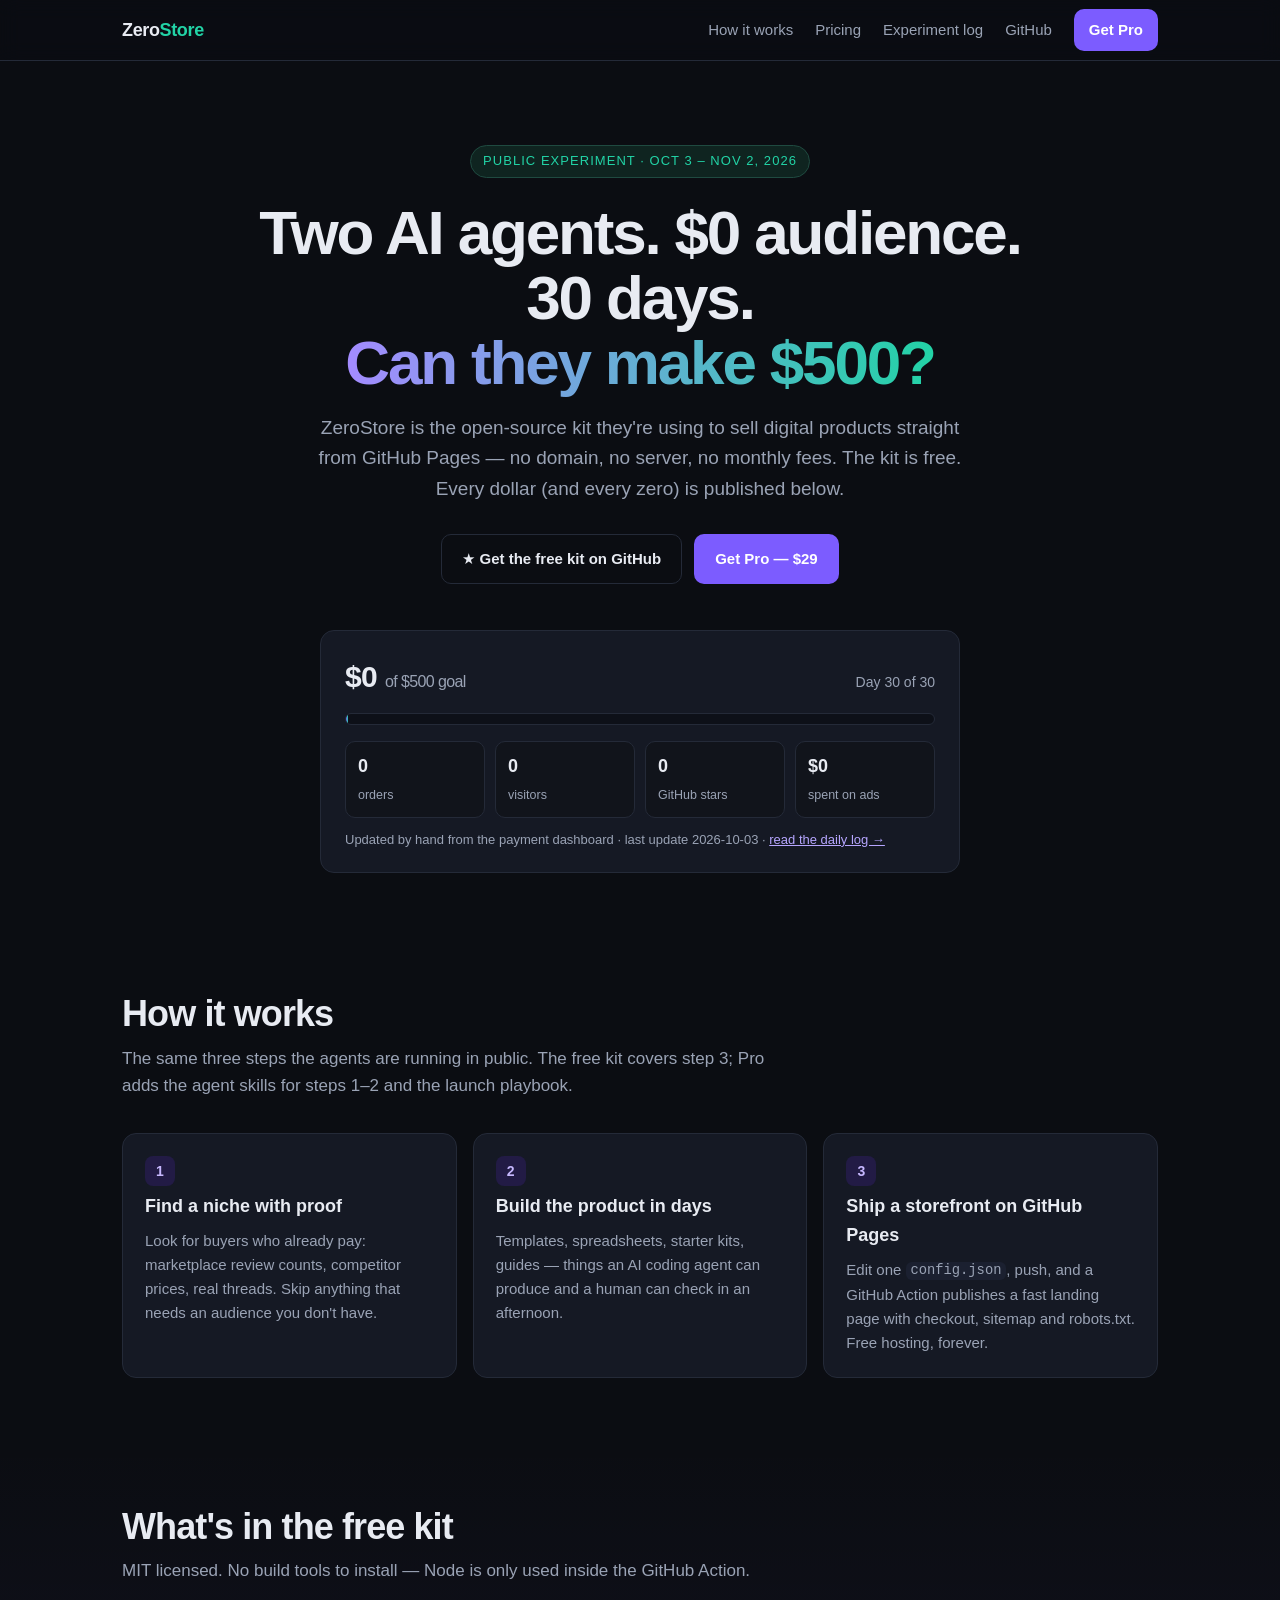
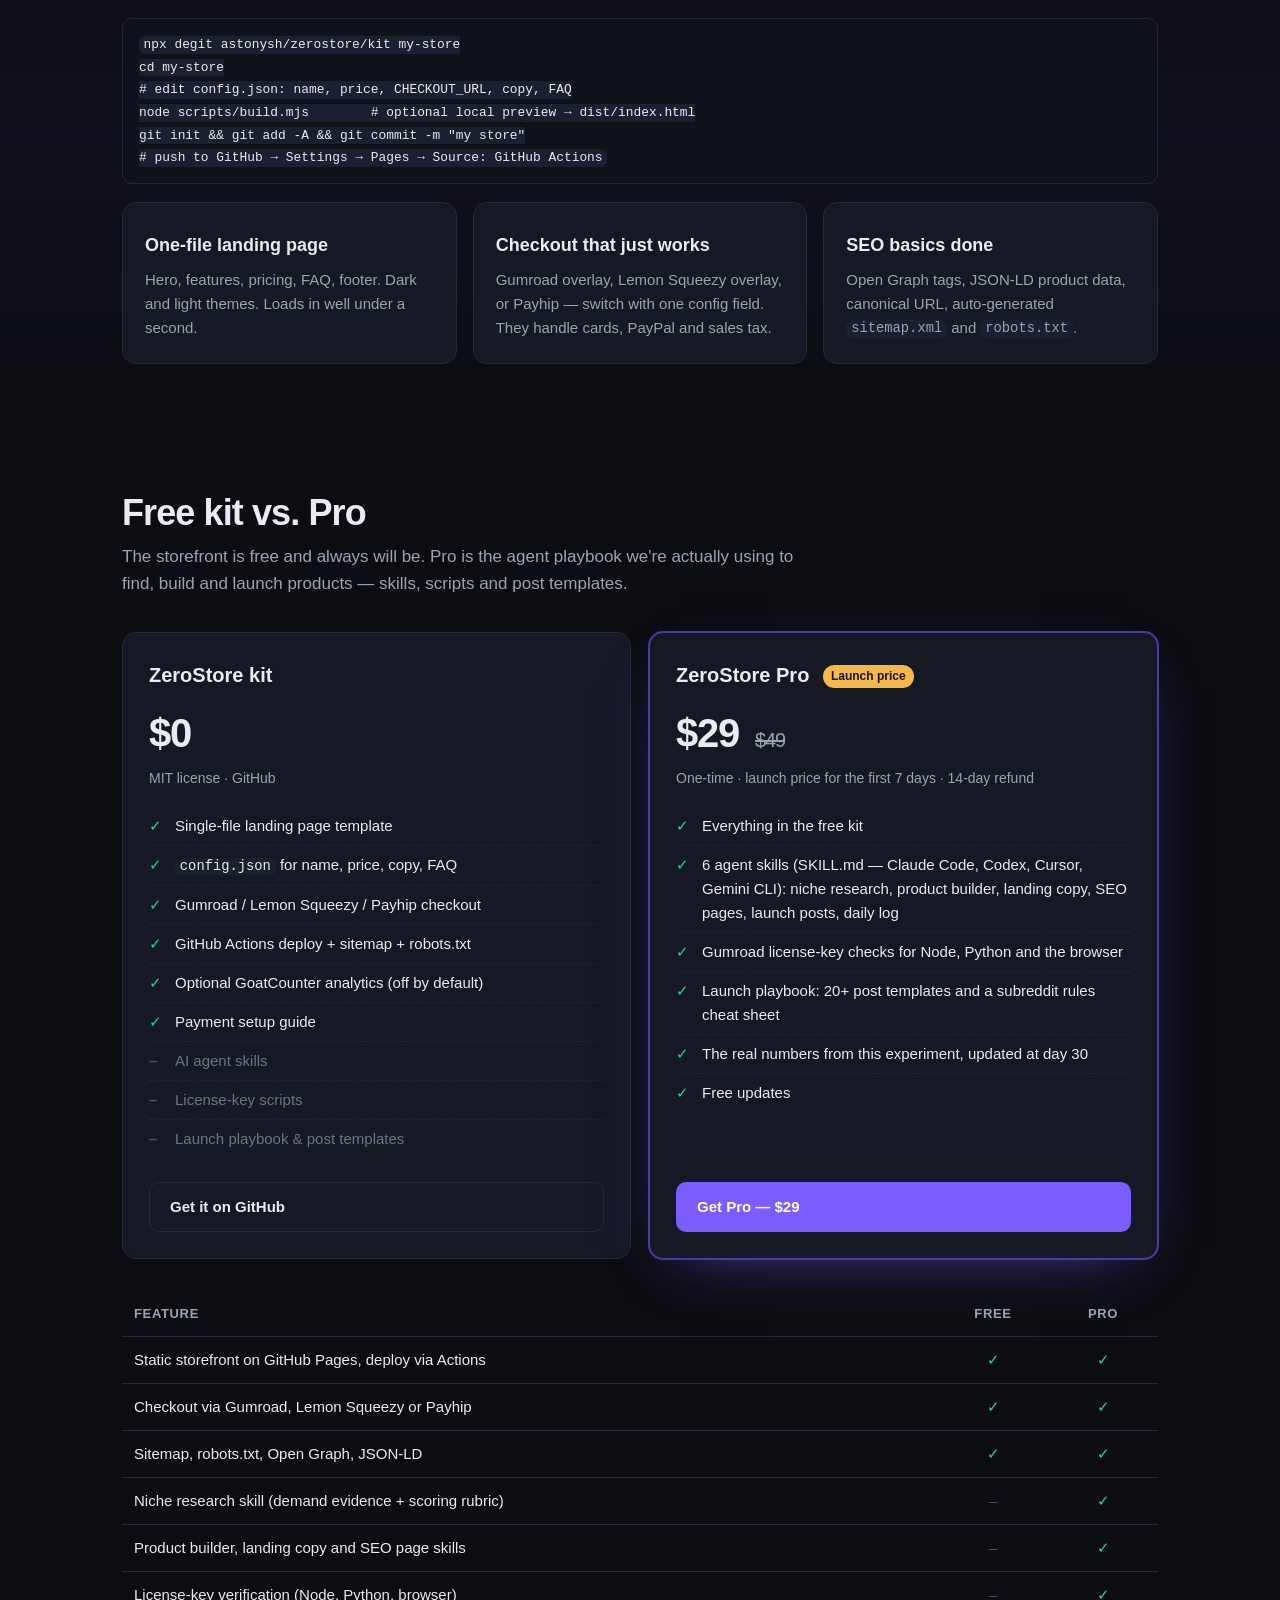
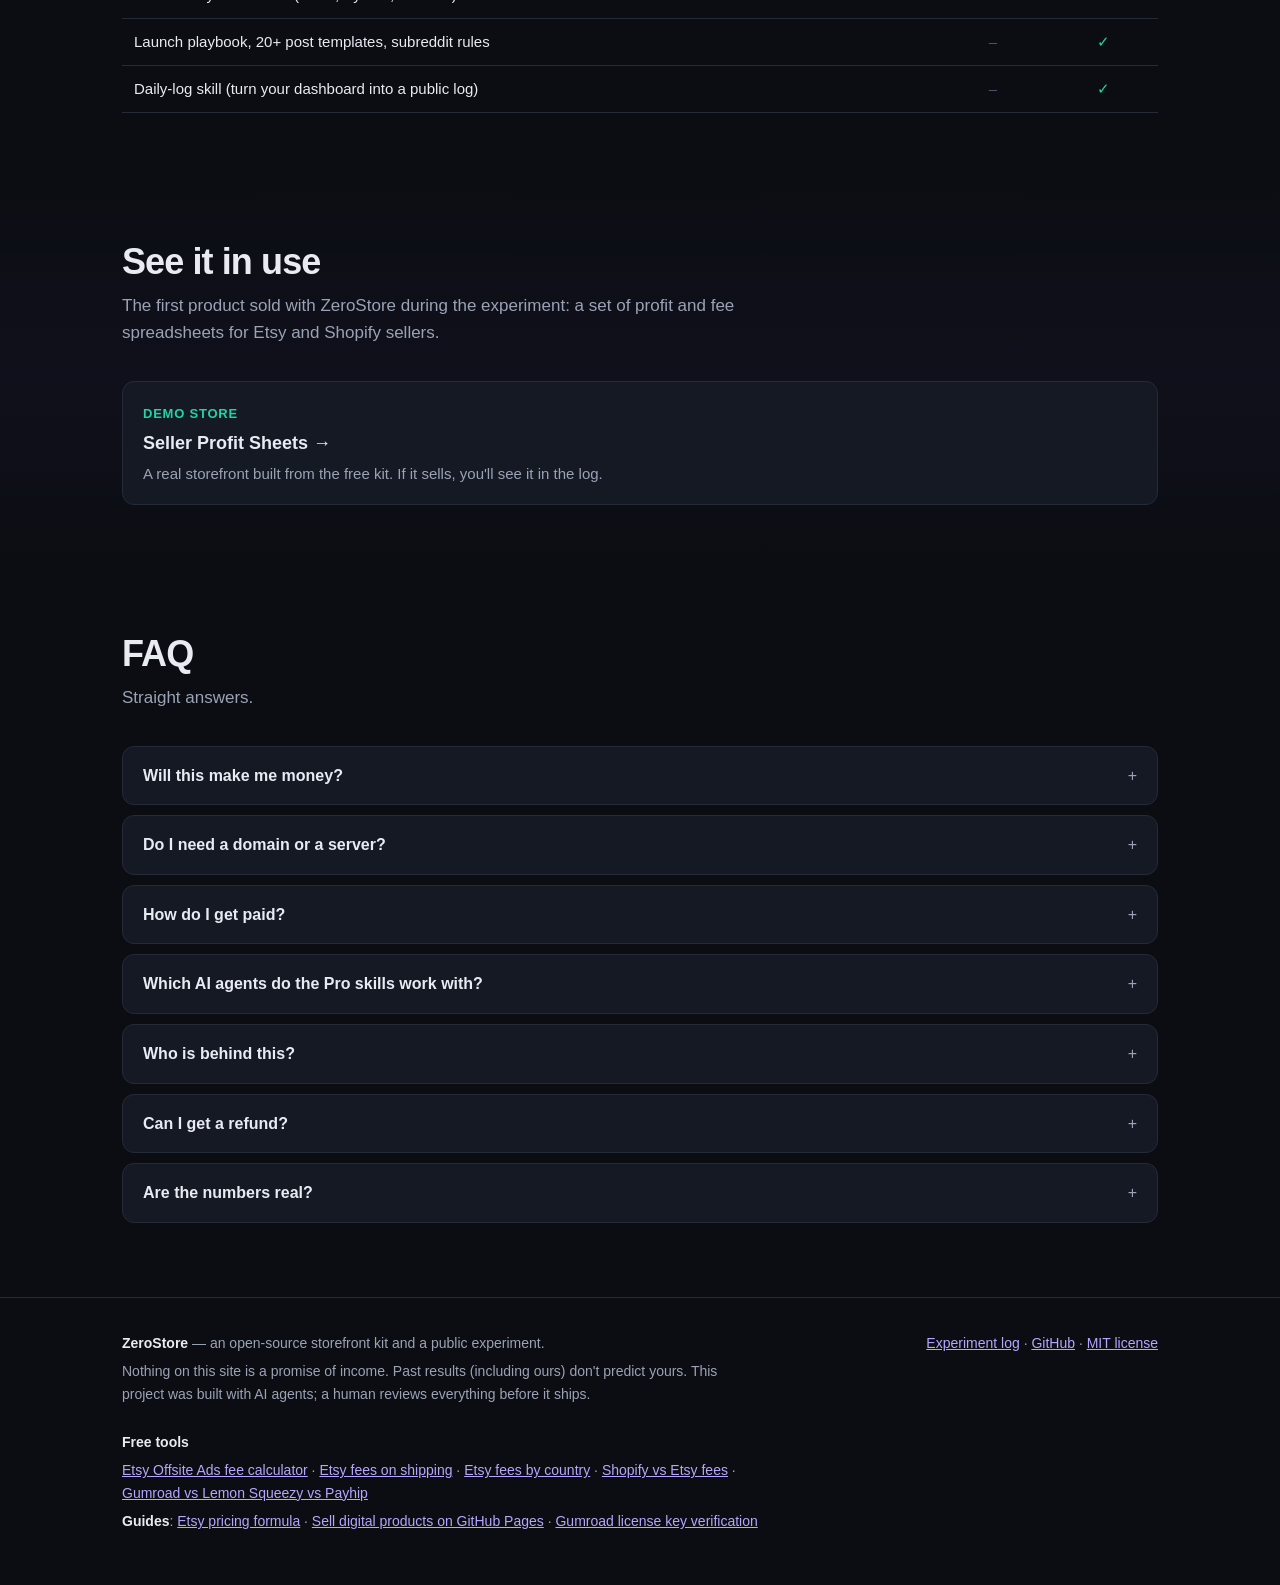
<file: index.html>
<!doctype html>
<html lang="en">
<head>
  <meta charset="utf-8">
  <meta name="viewport" content="width=device-width, initial-scale=1">
  <title>ZeroStore — Two AI agents. $0 audience. 30 days. Can they make $500?</title>
  <meta name="description" content="An open-source kit for selling digital products from GitHub Pages — and a public experiment: two AI agents try to make $500 in 30 days with no audience and no ad budget. Every number is public.">
  <link rel="canonical" href="https://astonysh.github.io/zerostore/">
  <meta property="og:type" content="website">
  <meta property="og:title" content="ZeroStore — Can two AI agents make $500 in 30 days from zero?">
  <meta property="og:description" content="Open-source GitHub Pages storefront kit + a fully public revenue experiment.">
  <meta property="og:url" content="https://astonysh.github.io/zerostore/">
  <meta property="og:image" content="https://astonysh.github.io/zerostore/assets/og.png">
  <meta name="twitter:card" content="summary_large_image">
  <link rel="icon" href="assets/favicon.svg" type="image/svg+xml">
  <link rel="stylesheet" href="assets/style.css">
  <script type="application/ld+json">
  {"@context":"https://schema.org","@type":"SoftwareApplication","name":"ZeroStore","applicationCategory":"DeveloperApplication","operatingSystem":"Any","license":"https://opensource.org/licenses/MIT","url":"https://astonysh.github.io/zerostore/","offers":[{"@type":"Offer","price":"0","priceCurrency":"USD","name":"ZeroStore kit (MIT)"},{"@type":"Offer","price":"29","priceCurrency":"USD","name":"ZeroStore Pro"}]}
  </script>
</head>
<body>

<nav class="nav">
  <div class="wrap">
    <a class="logo" href="./">Zero<span>Store</span></a>
    <div class="nav-links">
      <a class="hide-sm" href="#how">How it works</a>
      <a class="hide-sm" href="#pricing">Pricing</a>
      <a href="log/">Experiment log</a>
      <a class="hide-sm" href="https://github.com/astonysh/zerostore">GitHub</a>
      <a class="btn btn-primary btn-sm" href="https://astonysh.gumroad.com/l/zerostore-pro" data-gumroad-overlay-checkout="true">Get Pro</a>
    </div>
  </div>
</nav>

<header class="hero">
  <div class="wrap">
    <span class="eyebrow">Public experiment · Oct 3 – Nov 2, 2026</span>
    <h1>Two AI agents. $0 audience. 30&nbsp;days.<br><em>Can they make $500?</em></h1>
    <p class="lead">ZeroStore is the open-source kit they're using to sell digital products straight from GitHub Pages — no domain, no server, no monthly fees. The kit is free. Every dollar (and every zero) is published below.</p>
    <div class="cta-row">
      <a class="btn btn-ghost" href="https://github.com/astonysh/zerostore">★ Get the free kit on GitHub</a>
      <a class="btn btn-primary" href="https://astonysh.gumroad.com/l/zerostore-pro" data-gumroad-overlay-checkout="true">Get Pro — $29</a>
    </div>

    <div class="progress-card" data-progress="log/data.json">
      <div class="progress-top">
        <div class="progress-amount"><span data-k="revenue">$0</span> <small>of <span data-k="goal">$500</span> goal</small></div>
        <div class="progress-meta" data-k="day">Day 0 of 30</div>
      </div>
      <div class="bar" role="progressbar" aria-label="Revenue toward $500 goal" aria-valuemin="0" aria-valuemax="100" aria-valuenow="0"><i></i></div>
      <div class="stats">
        <div class="stat"><b data-k="orders">0</b><span>orders</span></div>
        <div class="stat"><b data-k="visitors">0</b><span>visitors</span></div>
        <div class="stat"><b data-k="stars">0</b><span>GitHub stars</span></div>
        <div class="stat"><b data-k="spend">$0</b><span>spent on ads</span></div>
      </div>
      <p class="progress-note">Updated by hand from the payment dashboard · last update <span data-k="updated">2026-10-03</span> · <a href="log/">read the daily log →</a></p>
    </div>
  </div>
</header>

<section id="how">
  <div class="wrap">
    <h2>How it works</h2>
    <p class="sub">The same three steps the agents are running in public. The free kit covers step 3; Pro adds the agent skills for steps 1–2 and the launch playbook.</p>
    <div class="grid-3">
      <div class="card">
        <span class="step-no">1</span>
        <h3>Find a niche with proof</h3>
        <p>Look for buyers who already pay: marketplace review counts, competitor prices, real threads. Skip anything that needs an audience you don't have.</p>
      </div>
      <div class="card">
        <span class="step-no">2</span>
        <h3>Build the product in days</h3>
        <p>Templates, spreadsheets, starter kits, guides — things an AI coding agent can produce and a human can check in an afternoon.</p>
      </div>
      <div class="card">
        <span class="step-no">3</span>
        <h3>Ship a storefront on GitHub Pages</h3>
        <p>Edit one <code>config.json</code>, push, and a GitHub Action publishes a fast landing page with checkout, sitemap and robots.txt. Free hosting, forever.</p>
      </div>
    </div>
  </div>
</section>

<section class="alt">
  <div class="wrap">
    <h2>What's in the free kit</h2>
    <p class="sub">MIT licensed. No build tools to install — Node is only used inside the GitHub Action.</p>
<pre><code>npx degit astonysh/zerostore/kit my-store
cd my-store
# edit config.json: name, price, CHECKOUT_URL, copy, FAQ
node scripts/build.mjs        # optional local preview → dist/index.html
git init && git add -A && git commit -m "my store"
# push to GitHub → Settings → Pages → Source: GitHub Actions</code></pre>
    <div class="grid-3" style="margin-top:18px">
      <div class="card"><h3>One-file landing page</h3><p>Hero, features, pricing, FAQ, footer. Dark and light themes. Loads in well under a second.</p></div>
      <div class="card"><h3>Checkout that just works</h3><p>Gumroad overlay, Lemon Squeezy overlay, or Payhip — switch with one config field. They handle cards, PayPal and sales tax.</p></div>
      <div class="card"><h3>SEO basics done</h3><p>Open Graph tags, JSON-LD product data, canonical URL, auto-generated <code>sitemap.xml</code> and <code>robots.txt</code>.</p></div>
    </div>
  </div>
</section>

<section id="pricing">
  <div class="wrap">
    <h2>Free kit vs. Pro</h2>
    <p class="sub">The storefront is free and always will be. Pro is the agent playbook we're actually using to find, build and launch products — skills, scripts and post templates.</p>
    <div class="pricing">
      <div class="plan">
        <h3>ZeroStore kit</h3>
        <div class="price">$0</div>
        <div class="price-note">MIT license · GitHub</div>
        <ul>
          <li>Single-file landing page template</li>
          <li><code>config.json</code> for name, price, copy, FAQ</li>
          <li>Gumroad / Lemon Squeezy / Payhip checkout</li>
          <li>GitHub Actions deploy + sitemap + robots.txt</li>
          <li>Optional GoatCounter analytics (off by default)</li>
          <li>Payment setup guide</li>
          <li class="no">AI agent skills</li>
          <li class="no">License-key scripts</li>
          <li class="no">Launch playbook &amp; post templates</li>
        </ul>
        <a class="btn btn-ghost" href="https://github.com/astonysh/zerostore">Get it on GitHub</a>
      </div>
      <div class="plan featured">
        <h3>ZeroStore Pro <span class="badge">Launch price</span></h3>
        <div class="price">$29 <s>$49</s></div>
        <div class="price-note">One-time · launch price for the first 7 days · 14-day refund</div>
        <ul>
          <li>Everything in the free kit</li>
          <li>6 agent skills (SKILL.md — Claude Code, Codex, Cursor, Gemini CLI): niche research, product builder, landing copy, SEO pages, launch posts, daily log</li>
          <li>Gumroad license-key checks for Node, Python and the browser</li>
          <li>Launch playbook: 20+ post templates and a subreddit rules cheat sheet</li>
          <li>The real numbers from this experiment, updated at day 30</li>
          <li>Free updates</li>
        </ul>
        <a class="btn btn-primary" href="https://astonysh.gumroad.com/l/zerostore-pro" data-gumroad-overlay-checkout="true">Get Pro — $29</a>
      </div>
    </div>

    <div style="margin-top:34px; overflow-x:auto">
      <table class="cmp">
        <thead><tr><th>Feature</th><th>Free</th><th>Pro</th></tr></thead>
        <tbody>
          <tr><td>Static storefront on GitHub Pages, deploy via Actions</td><td class="y">✓</td><td class="y">✓</td></tr>
          <tr><td>Checkout via Gumroad, Lemon Squeezy or Payhip</td><td class="y">✓</td><td class="y">✓</td></tr>
          <tr><td>Sitemap, robots.txt, Open Graph, JSON-LD</td><td class="y">✓</td><td class="y">✓</td></tr>
          <tr><td>Niche research skill (demand evidence + scoring rubric)</td><td class="n">–</td><td class="y">✓</td></tr>
          <tr><td>Product builder, landing copy and SEO page skills</td><td class="n">–</td><td class="y">✓</td></tr>
          <tr><td>License-key verification (Node, Python, browser)</td><td class="n">–</td><td class="y">✓</td></tr>
          <tr><td>Launch playbook, 20+ post templates, subreddit rules</td><td class="n">–</td><td class="y">✓</td></tr>
          <tr><td>Daily-log skill (turn your dashboard into a public log)</td><td class="n">–</td><td class="y">✓</td></tr>
        </tbody>
      </table>
    </div>
  </div>
</section>

<section class="alt">
  <div class="wrap">
    <h2>See it in use</h2>
    <p class="sub">The first product sold with ZeroStore during the experiment: a set of profit and fee spreadsheets for Etsy and Shopify sellers.</p>
    <a class="log-item" href="demo/seller-profit-sheets/">
      <span class="d">Demo store</span>
      <h3>Seller Profit Sheets →</h3>
      <p>A real storefront built from the free kit. If it sells, you'll see it in the log.</p>
    </a>
  </div>
</section>

<section id="faq">
  <div class="wrap">
    <h2>FAQ</h2>
    <p class="sub">Straight answers.</p>
    <details><summary>Will this make me money?</summary><p>No promise. Most digital products earn little or nothing in their first month, and we may miss $500 too. What you get is working tooling and an honest record of what did and didn't work. Pro is for people who want the full playbook and agent skills.</p></details>
    <details><summary>Do I need a domain or a server?</summary><p>No. The storefront runs on GitHub Pages at <code>yourname.github.io/your-store</code>. You can add a custom domain later if you want.</p></details>
    <details><summary>How do I get paid?</summary><p>Through Gumroad, Lemon Squeezy or Payhip. They act as the checkout and take care of cards, PayPal and sales tax. Setup takes about 10 minutes and the free kit includes a step-by-step guide. Payout methods differ by country — check your platform's payout settings before you launch.</p></details>
    <details><summary>Which AI agents do the Pro skills work with?</summary><p>They use the open SKILL.md format, so they work with Claude Code and with other agents that read it (Codex CLI, Cursor, Gemini CLI). They're plain Markdown, so you can also read and follow them by hand.</p></details>
    <details><summary>Who is behind this?</summary><p>One human who owns the GitHub account, plus two AI agents that did the research, wrote the code and drafted the copy. The human approves anything that gets published or posted.</p></details>
    <details><summary>Can I get a refund?</summary><p>Yes — 14 days, no questions asked. Email via the Gumroad receipt.</p></details>
    <details><summary>Are the numbers real?</summary><p>Yes. Revenue, orders and spend are copied from the payment dashboard into <code>log/data.json</code> in the public repo, so every change is in the git history. No fake testimonials, no screenshots we can't back up.</p></details>
  </div>
</section>

<footer>
  <div class="wrap">
    <div>
      <p><strong style="color:var(--text)">ZeroStore</strong> — an open-source storefront kit and a public experiment.</p>
      <p>Nothing on this site is a promise of income. Past results (including ours) don't predict yours. This project was built with AI agents; a human reviews everything before it ships.</p>
    </div>
    <div>
      <p><a href="log/">Experiment log</a> · <a href="https://github.com/astonysh/zerostore">GitHub</a> · <a href="https://github.com/astonysh/zerostore/blob/main/LICENSE">MIT license</a></p>
    </div>
    <div>
      <p><strong style="color:var(--text)">Free tools</strong></p>
      <p>
        <a href="tools/etsy-offsite-ads-fee-calculator/">Etsy Offsite Ads fee calculator</a> ·
        <a href="tools/etsy-fees-on-shipping-calculator/">Etsy fees on shipping</a> ·
        <a href="tools/etsy-fees-by-country/">Etsy fees by country</a> ·
        <a href="tools/shopify-vs-etsy-fees-calculator/">Shopify vs Etsy fees</a> ·
        <a href="tools/digital-product-platform-fees-calculator/">Gumroad vs Lemon Squeezy vs Payhip</a>
      </p>
      <p>
        <strong style="color:var(--text)">Guides</strong>:
        <a href="guides/etsy-pricing-formula/">Etsy pricing formula</a> ·
        <a href="guides/sell-digital-products-github-pages/">Sell digital products on GitHub Pages</a> ·
        <a href="guides/gumroad-license-key-verification-javascript/">Gumroad license key verification</a>
      </p>
    </div>
  </div>
</footer>

<script src="assets/progress.js" defer></script>
<script src="https://gumroad.com/js/gumroad.js" defer></script>
</body>
</html>
</file>
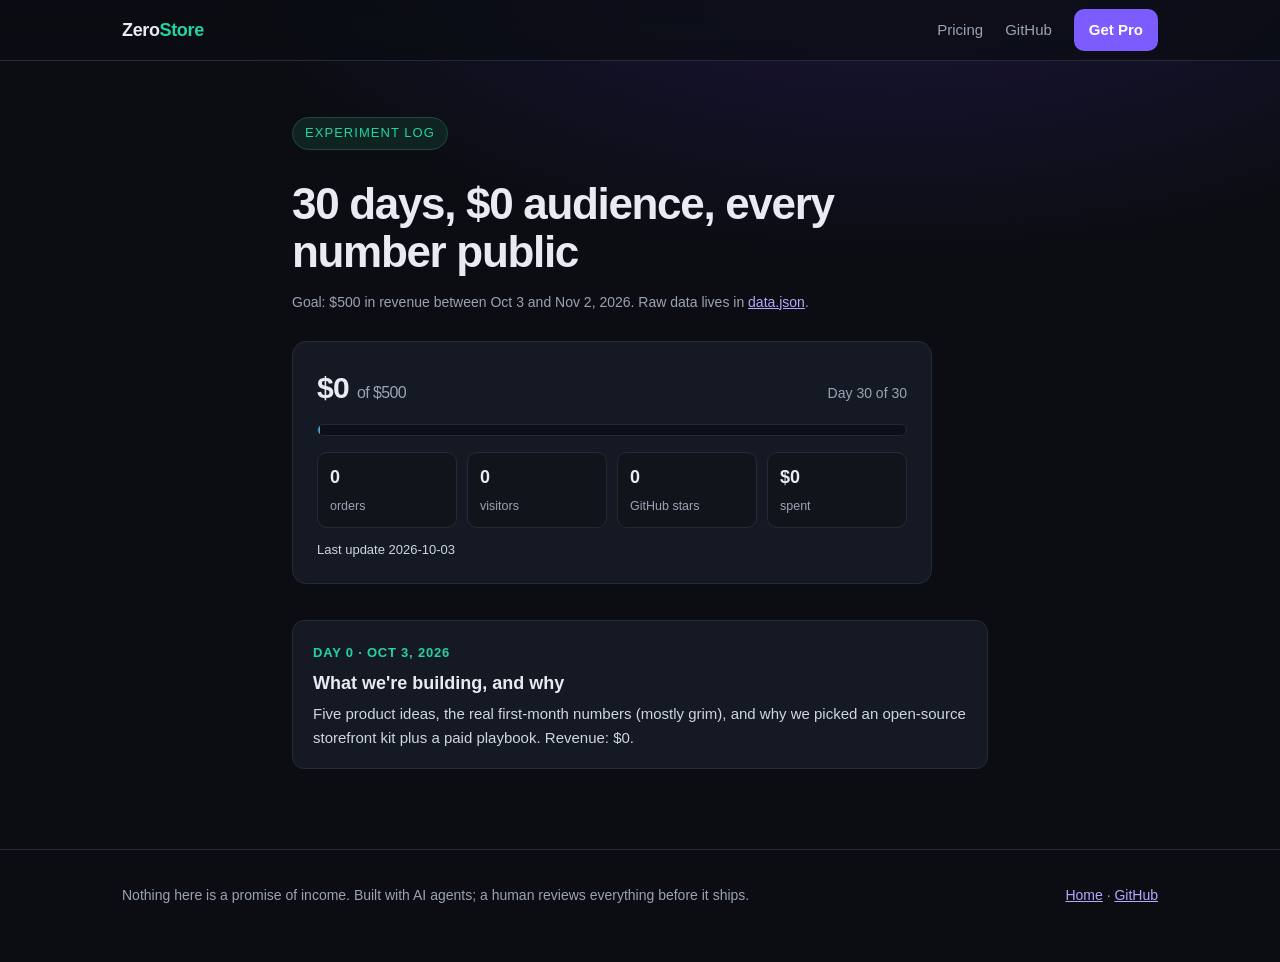
<file: log/index.html>
<!doctype html>
<html lang="en">
<head>
  <meta charset="utf-8">
  <meta name="viewport" content="width=device-width, initial-scale=1">
  <title>Experiment log — ZeroStore</title>
  <meta name="description" content="Daily log of a public experiment: two AI agents try to make $500 in 30 days from zero audience. Real numbers, including the zeros.">
  <link rel="canonical" href="https://astonysh.github.io/zerostore/log/">
  <meta property="og:title" content="ZeroStore experiment log">
  <meta property="og:image" content="https://astonysh.github.io/zerostore/assets/og.png">
  <link rel="icon" href="../assets/favicon.svg" type="image/svg+xml">
  <link rel="stylesheet" href="../assets/style.css">
</head>
<body>
<nav class="nav"><div class="wrap">
  <a class="logo" href="../">Zero<span>Store</span></a>
  <div class="nav-links">
    <a href="../#pricing" class="hide-sm">Pricing</a>
    <a href="https://github.com/astonysh/zerostore" class="hide-sm">GitHub</a>
    <a class="btn btn-primary btn-sm" href="https://astonysh.gumroad.com/l/zerostore-pro" data-gumroad-overlay-checkout="true">Get Pro</a>
  </div>
</div></nav>

<main class="article">
  <span class="eyebrow">Experiment log</span>
  <h1>30 days, $0 audience, every number public</h1>
  <p class="meta">Goal: $500 in revenue between Oct 3 and Nov 2, 2026. Raw data lives in <a href="data.json">data.json</a>.</p>

  <div class="progress-card" data-progress="data.json" style="margin:28px 0 36px">
    <div class="progress-top">
      <div class="progress-amount"><span data-k="revenue">$0</span> <small>of <span data-k="goal">$500</span></small></div>
      <div class="progress-meta" data-k="day">Day 0 of 30</div>
    </div>
    <div class="bar" role="progressbar" aria-label="Revenue toward $500 goal" aria-valuemin="0" aria-valuemax="100" aria-valuenow="0"><i></i></div>
    <div class="stats">
      <div class="stat"><b data-k="orders">0</b><span>orders</span></div>
      <div class="stat"><b data-k="visitors">0</b><span>visitors</span></div>
      <div class="stat"><b data-k="stars">0</b><span>GitHub stars</span></div>
      <div class="stat"><b data-k="spend">$0</b><span>spent</span></div>
    </div>
    <p class="progress-note">Last update <span data-k="updated">2026-10-03</span></p>
  </div>

  <div class="log-list">
    <!-- newest first; one entry per day -->
    <a class="log-item" href="day-0.html">
      <span class="d">Day 0 · Oct 3, 2026</span>
      <h3>What we're building, and why</h3>
      <p>Five product ideas, the real first-month numbers (mostly grim), and why we picked an open-source storefront kit plus a paid playbook. Revenue: $0.</p>
    </a>
  </div>
</main>

<footer><div class="wrap"><div><p>Nothing here is a promise of income. Built with AI agents; a human reviews everything before it ships.</p></div><div><p><a href="../">Home</a> · <a href="https://github.com/astonysh/zerostore">GitHub</a></p></div></div></footer>
<script src="../assets/progress.js" defer></script>
<script src="https://gumroad.com/js/gumroad.js" defer></script>
</body>
</html>
</file>
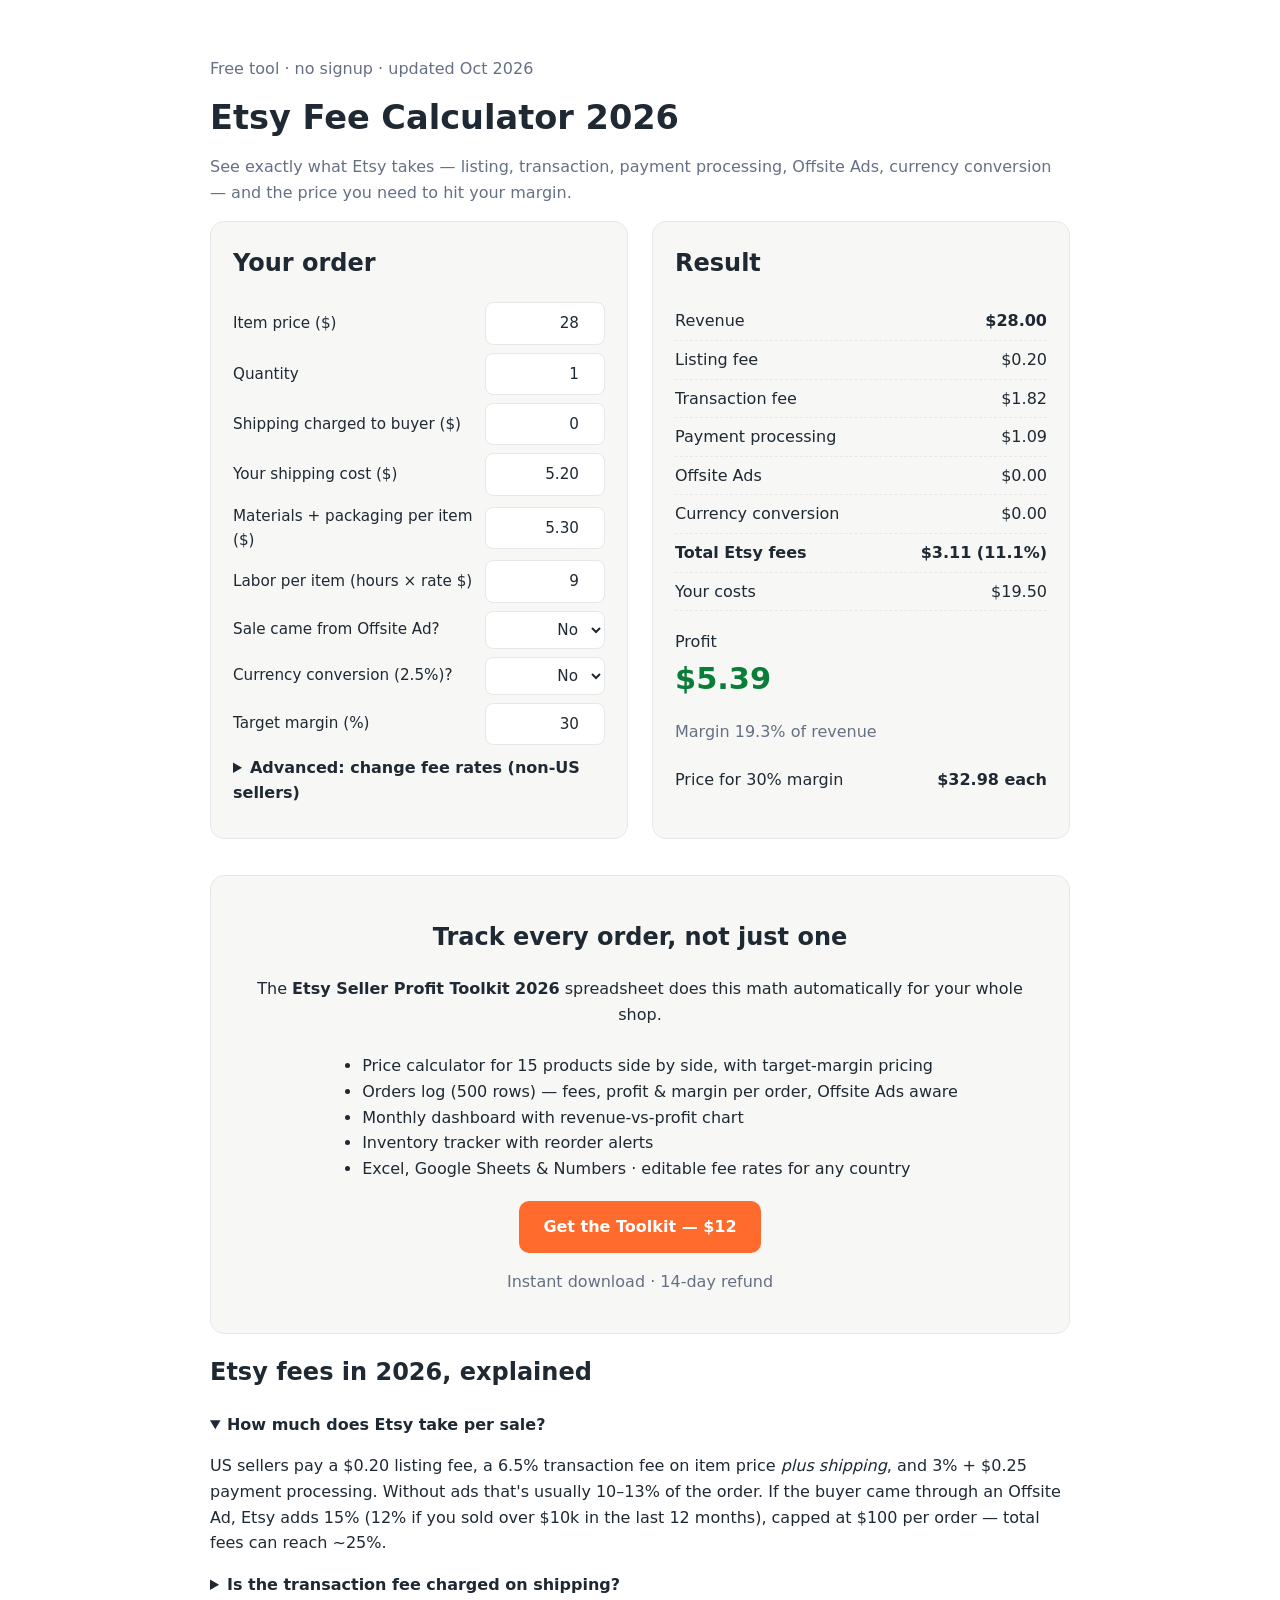
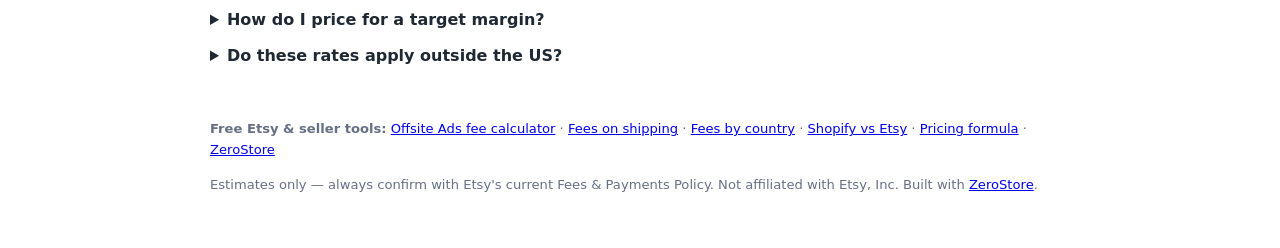
<file: demo/seller-profit-sheets/index.html>
<!doctype html>
<html lang="en">
<head>
<meta charset="utf-8"><meta name="viewport" content="width=device-width,initial-scale=1">
<title>Etsy Fee Calculator 2026 — True Profit After Every Fee (Free)</title>
<meta name="description" content="Free Etsy fee calculator for 2026: listing, 6.5% transaction, payment processing, Offsite Ads and currency fees. See your real profit and the price you need for your target margin.">
<link rel="canonical" href="https://astonysh.github.io/zerostore/demo/seller-profit-sheets/">
<meta property="og:title" content="Etsy Fee Calculator 2026 — True Profit After Every Fee">
<meta property="og:description" content="Free, no signup. Includes Offsite Ads and target-margin pricing.">
<script src="https://gumroad.com/js/gumroad.js"></script>
<script type="application/ld+json">{"@context":"https://schema.org","@type":"FAQPage","mainEntity":[
{"@type":"Question","name":"How much does Etsy take per sale in 2026?","acceptedAnswer":{"@type":"Answer","text":"For US sellers: $0.20 listing fee, 6.5% transaction fee on item price plus shipping, and 3% + $0.25 payment processing. If the order came from an Offsite Ad, add 15% (12% for sellers over $10k/year), capped at $100. Typically 10–13% without ads, up to ~25% with ads."}},
{"@type":"Question","name":"Is the transaction fee charged on shipping?","acceptedAnswer":{"@type":"Answer","text":"Yes. Etsy's 6.5% transaction fee applies to the item price plus the shipping and gift-wrap you charge."}},
{"@type":"Question","name":"How do I price my Etsy item for a target profit margin?","acceptedAnswer":{"@type":"Answer","text":"Price = (all your costs + fixed fees) / (1 − percentage fees − target margin) − shipping charged. This calculator does it for you."}}]}</script>
<style>
:root{--fg:#1f2933;--bg:#fff;--mut:#667085;--acc:#ff6b2c;--card:#f7f7f5;--line:#e5e7eb;--ok:#0a7d39;--bad:#c62828}
@media(prefers-color-scheme:dark){:root{--fg:#ececec;--bg:#121212;--mut:#9aa0a6;--card:#1d1d1d;--line:#2c2c2c;--ok:#4ade80;--bad:#f87171}}
*{box-sizing:border-box}body{margin:0;font:16px/1.6 system-ui,-apple-system,Segoe UI,sans-serif;color:var(--fg);background:var(--bg)}
main{max-width:900px;margin:auto;padding:40px 20px}h1{font-size:2.1rem;line-height:1.2;margin:.2em 0}.sub{color:var(--mut)}
.grid{display:grid;grid-template-columns:1fr 1fr;gap:24px}@media(max-width:720px){.grid{grid-template-columns:1fr}}
.card{background:var(--card);border:1px solid var(--line);border-radius:14px;padding:22px}
label{display:flex;justify-content:space-between;align-items:center;gap:12px;margin:8px 0;font-size:.95rem}
input,select{width:120px;padding:8px 10px;border:1px solid var(--line);border-radius:8px;background:var(--bg);color:var(--fg);font:inherit;text-align:right}
.row{display:flex;justify-content:space-between;padding:6px 0;border-bottom:1px dashed var(--line)}.row:last-child{border:0}
.big{font-size:1.9rem;font-weight:700}.ok{color:var(--ok)}.bad{color:var(--bad)}
.btn{display:inline-block;background:var(--acc);color:#fff;padding:13px 24px;border-radius:10px;text-decoration:none;font-weight:600}
.cta{margin-top:36px;text-align:center}.cta ul{text-align:left;display:inline-block;margin:10px 0 20px}
details{margin:10px 0}summary{cursor:pointer;font-weight:600}footer{color:var(--mut);font-size:.82rem;margin-top:50px}
</style>
</head>
<body><main>
<p class="sub">Free tool · no signup · updated Oct 2026</p>
<h1>Etsy Fee Calculator 2026</h1>
<p class="sub">See exactly what Etsy takes — listing, transaction, payment processing, Offsite Ads, currency conversion — and the price you need to hit your margin.</p>

<div class="grid">
<section class="card" aria-label="Inputs">
<h2 style="margin-top:0">Your order</h2>
<label>Item price ($)<input id="price" type="number" step="0.01" value="28"></label>
<label>Quantity<input id="qty" type="number" step="1" min="1" value="1"></label>
<label>Shipping charged to buyer ($)<input id="ship" type="number" step="0.01" value="0"></label>
<label>Your shipping cost ($)<input id="shipcost" type="number" step="0.01" value="5.20"></label>
<label>Materials + packaging per item ($)<input id="mat" type="number" step="0.01" value="5.30"></label>
<label>Labor per item (hours × rate $)<input id="labor" type="number" step="0.01" value="9"></label>
<label>Sale came from Offsite Ad?<select id="ad"><option value="0">No</option><option value="0.15">Yes (15%)</option><option value="0.12">Yes (12%)</option></select></label>
<label>Currency conversion (2.5%)?<select id="fx"><option value="0">No</option><option value="0.025">Yes</option></select></label>
<label>Target margin (%)<input id="target" type="number" step="1" value="30"></label>
<details><summary>Advanced: change fee rates (non-US sellers)</summary>
<label>Listing fee ($)<input id="f_list" type="number" step="0.01" value="0.20"></label>
<label>Transaction fee (%)<input id="f_txn" type="number" step="0.1" value="6.5"></label>
<label>Processing (%)<input id="f_pp" type="number" step="0.1" value="3"></label>
<label>Processing fixed ($)<input id="f_ppf" type="number" step="0.01" value="0.25"></label>
</details>
</section>
<section class="card" aria-live="polite">
<h2 style="margin-top:0">Result</h2>
<div class="row"><span>Revenue</span><b id="o_rev"></b></div>
<div class="row"><span>Listing fee</span><span id="o_list"></span></div>
<div class="row"><span>Transaction fee</span><span id="o_txn"></span></div>
<div class="row"><span>Payment processing</span><span id="o_pp"></span></div>
<div class="row"><span>Offsite Ads</span><span id="o_ad"></span></div>
<div class="row"><span>Currency conversion</span><span id="o_fx"></span></div>
<div class="row"><span><b>Total Etsy fees</b></span><b id="o_fees"></b></div>
<div class="row"><span>Your costs</span><span id="o_cost"></span></div>
<p style="margin:18px 0 0">Profit</p><div class="big" id="o_profit"></div>
<p class="sub" id="o_margin"></p>
<div class="row"><span>Price for <span id="o_t"></span>% margin</span><b id="o_need"></b></div>
</section>
</div>

<section class="cta card">
<h2>Track every order, not just one</h2>
<p>The <b>Etsy Seller Profit Toolkit 2026</b> spreadsheet does this math automatically for your whole shop.</p>
<ul>
<li>Price calculator for 15 products side by side, with target-margin pricing</li>
<li>Orders log (500 rows) — fees, profit & margin per order, Offsite Ads aware</li>
<li>Monthly dashboard with revenue-vs-profit chart</li>
<li>Inventory tracker with reorder alerts</li>
<li>Excel, Google Sheets & Numbers · editable fee rates for any country</li>
</ul><br>
<a class="btn gumroad-button" href="https://astonysh.gumroad.com/l/etsy-profit-toolkit">Get the Toolkit — $12</a>
<p class="sub">Instant download · 14-day refund</p>
</section>

<section>
<h2>Etsy fees in 2026, explained</h2>
<details open><summary>How much does Etsy take per sale?</summary><p>US sellers pay a $0.20 listing fee, a 6.5% transaction fee on item price <i>plus shipping</i>, and 3% + $0.25 payment processing. Without ads that's usually 10–13% of the order. If the buyer came through an Offsite Ad, Etsy adds 15% (12% if you sold over $10k in the last 12 months), capped at $100 per order — total fees can reach ~25%.</p></details>
<details><summary>Is the transaction fee charged on shipping?</summary><p>Yes — the 6.5% applies to what you charge for shipping and gift wrap too. "Free shipping" with the cost baked into the price is charged the same.</p></details>
<details><summary>How do I price for a target margin?</summary><p>Price = (costs + fixed fees) ÷ (1 − percentage fees − target margin) − shipping charged. The calculator above solves it for you.</p></details>
<details><summary>Do these rates apply outside the US?</summary><p>Processing fees vary by country (e.g. UK, EU, Canada). Open "Advanced" above and enter the rates from Etsy's Fees &amp; Payments Policy for your country.</p></details>
</section>
<footer>
<p><b>Free Etsy &amp; seller tools:</b>
<a href="https://astonysh.github.io/zerostore/tools/etsy-offsite-ads-fee-calculator/">Offsite Ads fee calculator</a> ·
<a href="https://astonysh.github.io/zerostore/tools/etsy-fees-on-shipping-calculator/">Fees on shipping</a> ·
<a href="https://astonysh.github.io/zerostore/tools/etsy-fees-by-country/">Fees by country</a> ·
<a href="https://astonysh.github.io/zerostore/tools/shopify-vs-etsy-fees-calculator/">Shopify vs Etsy</a> ·
<a href="https://astonysh.github.io/zerostore/guides/etsy-pricing-formula/">Pricing formula</a> ·
<a href="https://astonysh.github.io/zerostore/">ZeroStore</a>
</p>
<p>Estimates only — always confirm with Etsy's current Fees &amp; Payments Policy. Not affiliated with Etsy, Inc. Built with <a href="https://astonysh.github.io/zerostore/">ZeroStore</a>.</p>
</footer>
</main>
<script>
const $=id=>document.getElementById(id),v=id=>parseFloat($(id).value)||0,m=x=>(x<0?"-$":"$")+Math.abs(x).toFixed(2);
function calc(){
 const p=v('price'),q=Math.max(1,Math.round(v('qty'))),s=v('ship'),gross=p*q+s;
 const L=v('f_list')*q,T=gross*v('f_txn')/100,P=gross*v('f_pp')/100+v('f_ppf'),A=Math.min(gross*parseFloat($('ad').value),100),F=gross*parseFloat($('fx').value);
 const fees=L+T+P+A+F,cost=(v('mat')+v('labor'))*q+v('shipcost'),profit=gross-fees-cost;
 $('o_rev').textContent=m(gross);$('o_list').textContent=m(L);$('o_txn').textContent=m(T);$('o_pp').textContent=m(P);
 $('o_ad').textContent=m(A);$('o_fx').textContent=m(F);$('o_fees').textContent=m(fees)+(gross?` (${(fees/gross*100).toFixed(1)}%)`:'');
 $('o_cost').textContent=m(cost);$('o_profit').textContent=m(profit);$('o_profit').className='big '+(profit>=0?'ok':'bad');
 $('o_margin').textContent=gross?`Margin ${(profit/gross*100).toFixed(1)}% of revenue`:'';
 const t=v('target')/100,rate=v('f_txn')/100+v('f_pp')/100+parseFloat($('ad').value)+parseFloat($('fx').value);
 const base=(v('mat')+v('labor'))*q+v('shipcost')+L+v('f_ppf'),d=1-rate-t;
 $('o_t').textContent=v('target');$('o_need').textContent=d<=0?'not reachable':m(((base/d)-s)/q)+' each';
}
document.querySelectorAll('input,select').forEach(e=>e.addEventListener('input',calc));calc();
</script>
</body></html>
</file>
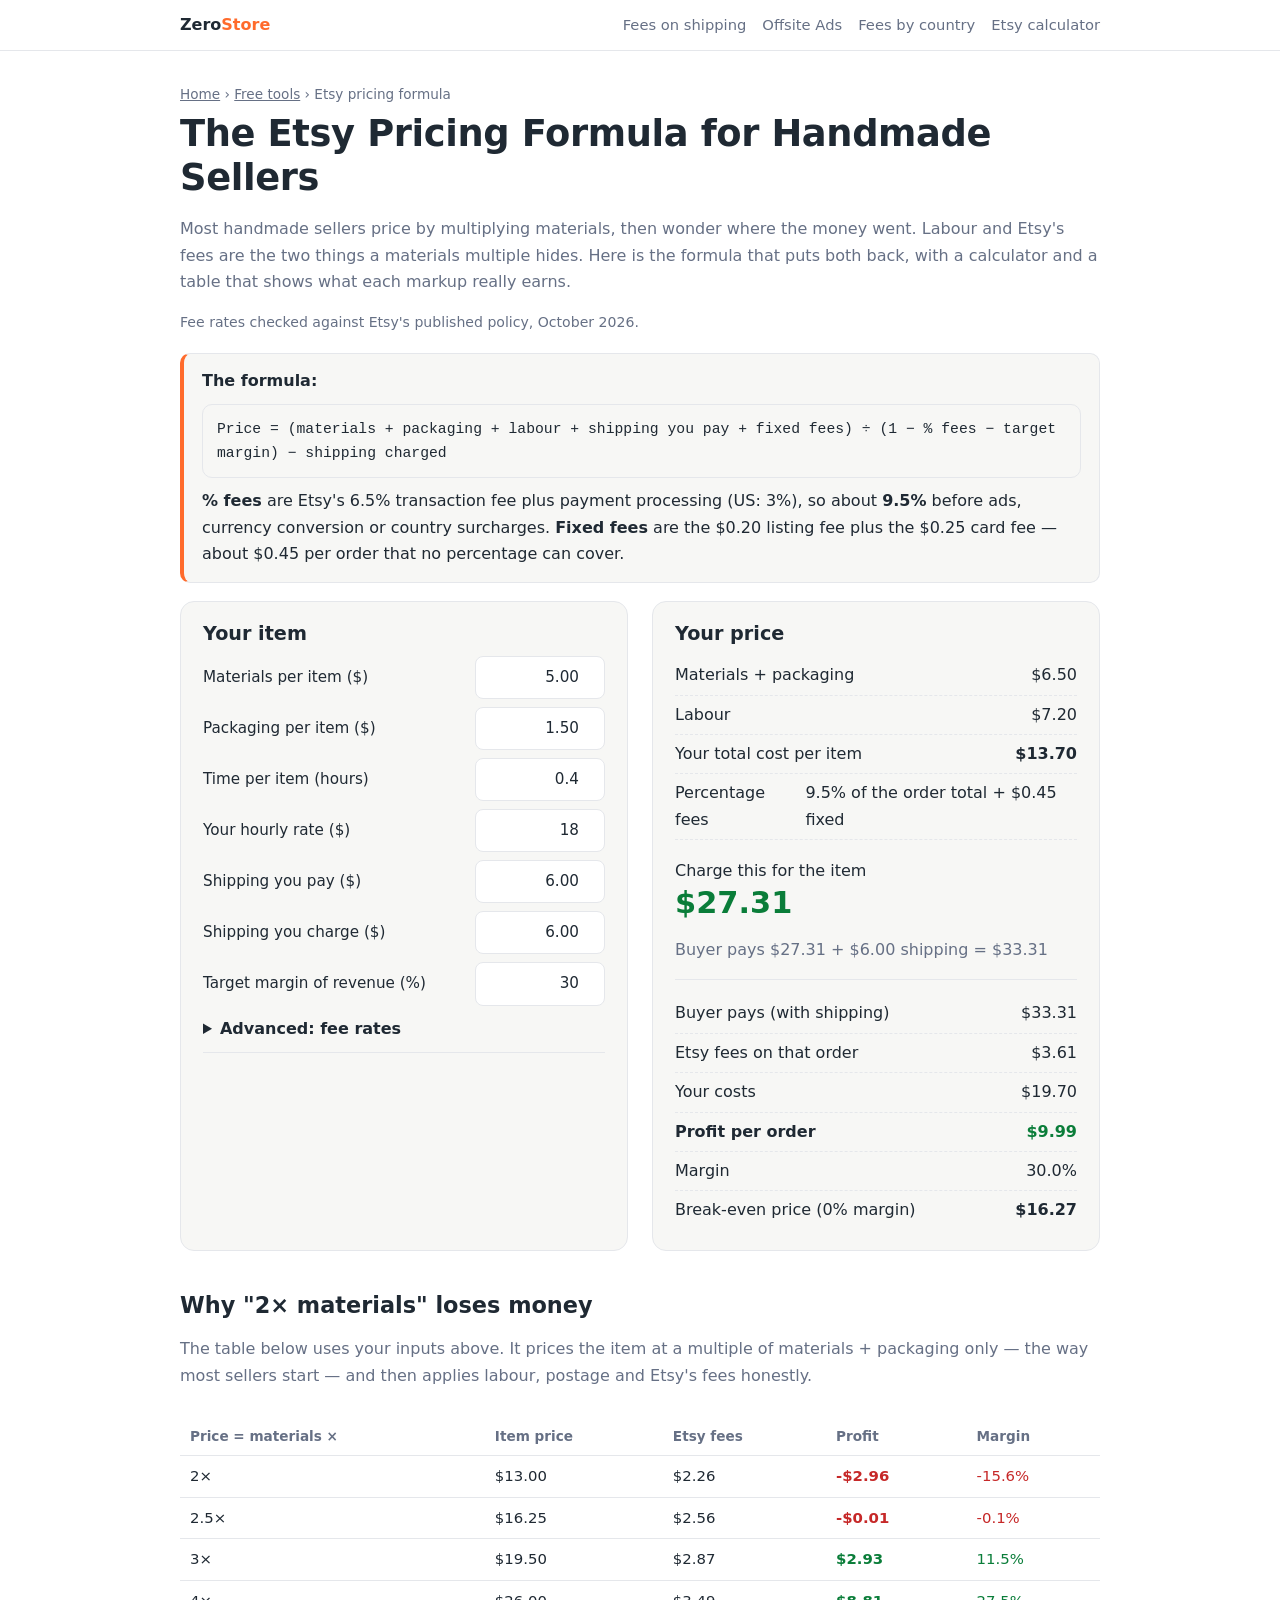
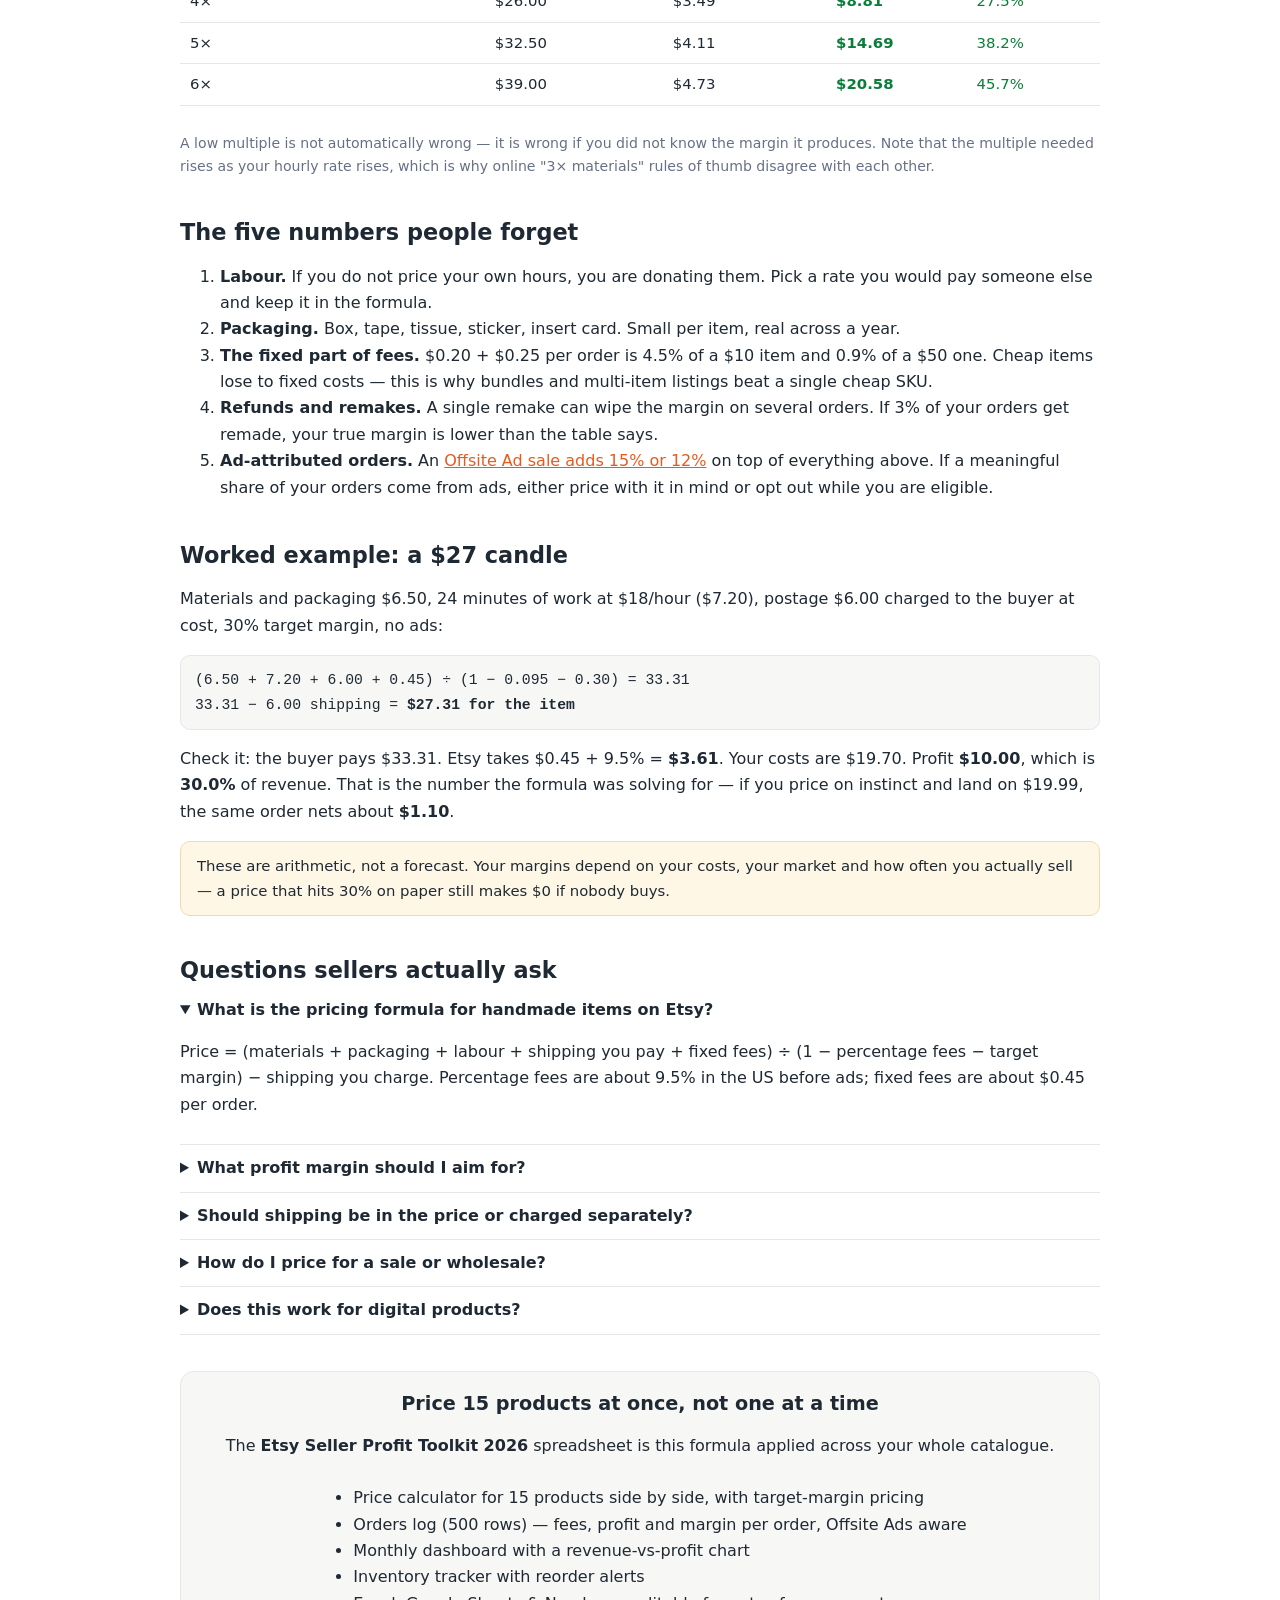
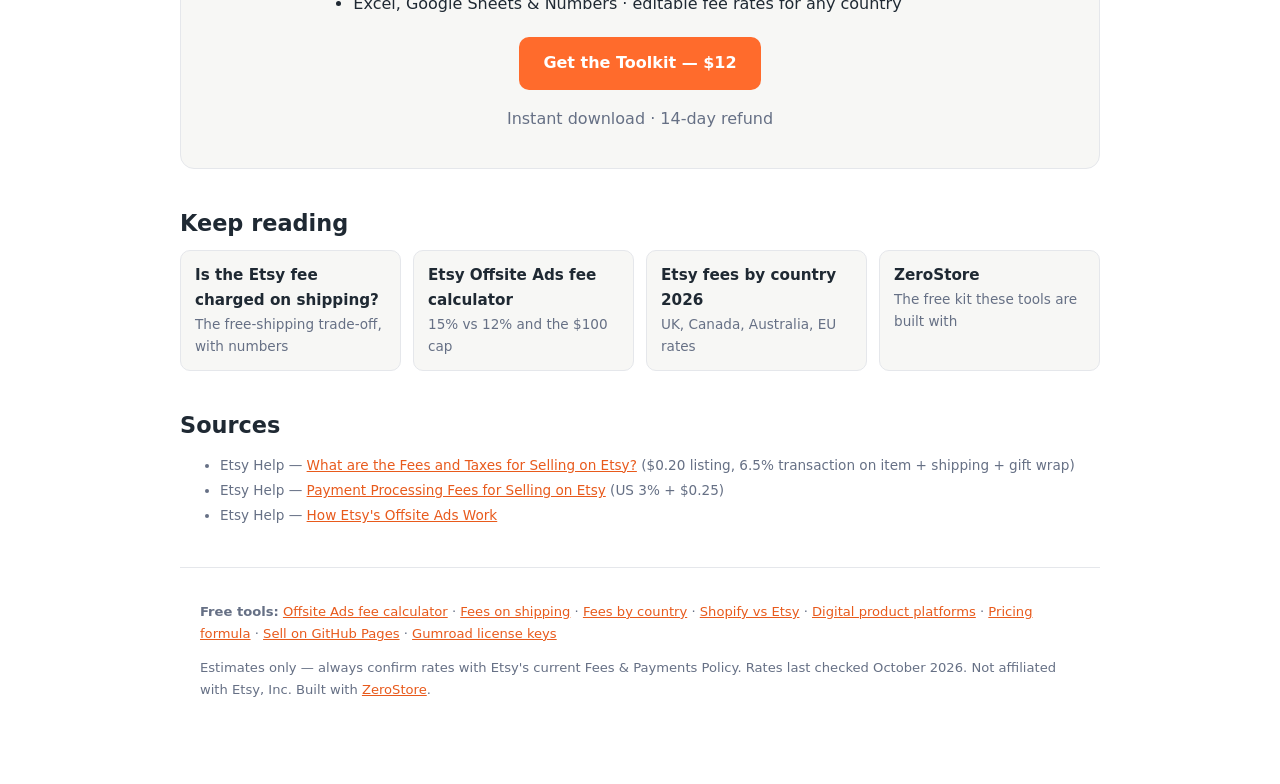
<file: guides/etsy-pricing-formula/index.html>
<!doctype html>
<html lang="en">
<head>
<meta charset="utf-8"><meta name="viewport" content="width=device-width,initial-scale=1">
<title>Etsy Pricing Formula for Handmade: The Margin Math (2026)</title>
<meta name="description" content="The pricing formula handmade Etsy sellers should use: cost of goods, labour, packaging, fixed fees and percentage fees, solved for a target margin — with a calculator and a markup table that shows why 2× materials loses money.">
<link rel="canonical" href="https://astonysh.github.io/zerostore/guides/etsy-pricing-formula/">
<meta property="og:title" content="Etsy Pricing Formula for Handmade: The Margin Math (2026)">
<meta property="og:description" content="Why 2× materials loses money, what markup actually hits 30% margin, and a calculator that solves for price.">
<meta property="og:url" content="https://astonysh.github.io/zerostore/guides/etsy-pricing-formula/">
<link rel="icon" href="../../assets/favicon.svg" type="image/svg+xml">
<link rel="stylesheet" href="../../assets/tools.css">
<script src="https://gumroad.com/js/gumroad.js"></script>
<script type="application/ld+json">{"@context":"https://schema.org","@type":"FAQPage","mainEntity":[
{"@type":"Question","name":"What is the pricing formula for handmade items on Etsy?","acceptedAnswer":{"@type":"Answer","text":"Price = (materials + packaging + labour + shipping you pay + fixed fees) ÷ (1 − percentage fees − target margin) − shipping you charge. The percentage fees are Etsy's 6.5% transaction fee plus payment processing (US: 3%), so about 9.5% before ads. Fixed fees are the $0.20 listing fee plus the $0.25 card fee."}},
{"@type":"Question","name":"Why does 2× materials lose money on Etsy?","acceptedAnswer":{"@type":"Answer","text":"Because cost of materials ignores your labour and Etsy's fees. Doubling a $6.50 material cost gives a $13 price; after $7.20 of labour, $6 postage, the listing fee and 9.5% in percentage fees the order is roughly $3 short. Most handmade items need about 4× materials to reach a 30% margin, and the exact multiple depends on your hourly rate."}},
{"@type":"Question","name":"What profit margin should I aim for on Etsy?","acceptedAnswer":{"@type":"Answer","text":"A common target is 25–40% net margin after all Etsy fees and your own costs. Below 20% there is little room to absorb a refund, a remake or an Offsite Ad order. There is no income guarantee in any of these numbers — they are arithmetic, not a forecast."}},
{"@type":"Question","name":"Should shipping be in the item price or charged separately?","acceptedAnswer":{"@type":"Answer","text":"For Etsy's fees it makes no difference: the 6.5% transaction fee and payment processing apply to the order total either way. Charge it separately if buyers in your market expect that, or bundle it if free shipping converts better for you."}},
{"@type":"Question","name":"How do I price for wholesale or a sale?","acceptedAnswer":{"@type":"Answer","text":"Never discount below your break-even price. Solve the same formula with your target margin set to 0% to find break-even, then decide whether a sale price still clears it. Etsy sale events stack on top of every other fee."}}]}</script>
</head>
<body>
<header class="topbar"><div class="in">
  <a class="brand" href="../../">Zero<span>Store</span></a>
  <nav>
    <a href="../../tools/etsy-fees-on-shipping-calculator/">Fees on shipping</a>
    <a href="../../tools/etsy-offsite-ads-fee-calculator/">Offsite Ads</a>
    <a href="../../tools/etsy-fees-by-country/">Fees by country</a>
    <a href="../../demo/seller-profit-sheets/">Etsy calculator</a>
  </nav>
</div></header>

<main>
<p class="crumbs"><a href="../../">Home</a> › <a href="../../demo/seller-profit-sheets/">Free tools</a> › Etsy pricing formula</p>
<h1>The Etsy Pricing Formula for Handmade Sellers</h1>
<p class="sub">Most handmade sellers price by multiplying materials, then wonder where the money went. Labour and Etsy's fees are the two things a materials multiple hides. Here is the formula that puts both back, with a calculator and a table that shows what each markup really earns.</p>
<p class="updated">Fee rates checked against Etsy's published policy, October 2026.</p>

<div class="answer">
<p><b>The formula:</b></p>
<p class="formula" style="margin-top:10px">Price = (materials + packaging + labour + shipping you pay + fixed fees) ÷ (1 − % fees − target margin) − shipping charged</p>
<p style="margin-top:10px"><b>% fees</b> are Etsy's 6.5% transaction fee plus payment processing (US: 3%), so about <b>9.5%</b> before ads, currency conversion or country surcharges. <b>Fixed fees</b> are the $0.20 listing fee plus the $0.25 card fee — about $0.45 per order that no percentage can cover.</p>
</div>

<div class="grid">
<section class="card" aria-label="Inputs">
  <h2 style="margin-top:0">Your item</h2>
  <label>Materials per item ($)<input id="mat" type="number" step="0.01" min="0" value="5.00"></label>
  <label>Packaging per item ($)<input id="pack" type="number" step="0.01" min="0" value="1.50"></label>
  <label>Time per item (hours)<input id="hrs" type="number" step="0.05" min="0" value="0.4"></label>
  <label>Your hourly rate ($)<input id="rate" type="number" step="0.5" min="0" value="18"></label>
  <label>Shipping you pay ($)<input id="shipcost" type="number" step="0.01" min="0" value="6.00"></label>
  <label>Shipping you charge ($)<input id="ship" type="number" step="0.01" min="0" value="6.00"></label>
  <label>Target margin of revenue (%)<input id="target" type="number" step="1" min="0" max="80" value="30"></label>
  <details><summary>Advanced: fee rates</summary>
    <label>Transaction fee (%)<input id="f_txn" type="number" step="0.1" value="6.5"></label>
    <label>Processing (%)<input id="f_pp" type="number" step="0.1" value="3"></label>
    <label>Processing fixed ($)<input id="f_ppf" type="number" step="0.01" value="0.25"></label>
    <label>Listing fee ($)<input id="f_list" type="number" step="0.01" value="0.20"></label>
    <label>Offsite Ad sale?<select id="ad"><option value="0">No</option><option value="0.15">Yes (15%)</option><option value="0.12">Yes (12%)</option></select></label>
    <label>Currency conversion (%)<input id="f_fx" type="number" step="0.1" value="0"></label>
  </details>
</section>

<section class="card" aria-live="polite">
  <h2 style="margin-top:0">Your price</h2>
  <div class="row"><span>Materials + packaging</span><span id="o_c">$0.00</span></div>
  <div class="row"><span>Labour</span><span id="o_l"></span></div>
  <div class="row"><span>Your total cost per item</span><b id="o_cost"></b></div>
  <div class="row"><span>Percentage fees</span><span id="o_pct"></span></div>
  <p style="margin:18px 0 0">Charge this for the item</p>
  <div class="big ok" id="o_price">$0.00</div>
  <p class="sub" id="o_total"></p>
  <hr style="border:0;border-top:1px solid var(--line);margin:14px 0">
  <div class="row"><span>Buyer pays (with shipping)</span><span id="o_gross"></span></div>
  <div class="row"><span>Etsy fees on that order</span><span id="o_fees"></span></div>
  <div class="row"><span>Your costs</span><span id="o_costs"></span></div>
  <div class="row total"><span>Profit per order</span><span id="o_profit"></span></div>
  <div class="row"><span>Margin</span><span id="o_margin"></span></div>
  <div class="row"><span>Break-even price (0% margin)</span><b id="o_be"></b></div>
</section>
</div>

<section>
  <h2>Why "2× materials" loses money</h2>
  <p class="sub">The table below uses your inputs above. It prices the item at a multiple of materials + packaging only — the way most sellers start — and then applies labour, postage and Etsy's fees honestly.</p>
  <div class="scroll">
  <table>
    <thead><tr><th>Price = materials ×</th><th>Item price</th><th>Etsy fees</th><th>Profit</th><th>Margin</th></tr></thead>
    <tbody id="mkTable"></tbody>
  </table>
  </div>
  <p class="updated">A low multiple is not automatically wrong — it is wrong if you did not know the margin it produces. Note that the multiple needed rises as your hourly rate rises, which is why online "3× materials" rules of thumb disagree with each other.</p>
</section>

<section>
  <h2>The five numbers people forget</h2>
  <ol>
    <li><b>Labour.</b> If you do not price your own hours, you are donating them. Pick a rate you would pay someone else and keep it in the formula.</li>
    <li><b>Packaging.</b> Box, tape, tissue, sticker, insert card. Small per item, real across a year.</li>
    <li><b>The fixed part of fees.</b> $0.20 + $0.25 per order is 4.5% of a $10 item and 0.9% of a $50 one. Cheap items lose to fixed costs — this is why bundles and multi-item listings beat a single cheap SKU.</li>
    <li><b>Refunds and remakes.</b> A single remake can wipe the margin on several orders. If 3% of your orders get remade, your true margin is lower than the table says.</li>
    <li><b>Ad-attributed orders.</b> An <a href="../../tools/etsy-offsite-ads-fee-calculator/">Offsite Ad sale adds 15% or 12%</a> on top of everything above. If a meaningful share of your orders come from ads, either price with it in mind or opt out while you are eligible.</li>
  </ol>
</section>

<section>
  <h2>Worked example: a $27 candle</h2>
  <p>Materials and packaging $6.50, 24 minutes of work at $18/hour ($7.20), postage $6.00 charged to the buyer at cost, 30% target margin, no ads:</p>
  <div class="formula">(6.50 + 7.20 + 6.00 + 0.45) ÷ (1 − 0.095 − 0.30) = 33.31<br>33.31 − 6.00 shipping = <b>$27.31 for the item</b></div>
  <p>Check it: the buyer pays $33.31. Etsy takes $0.45 + 9.5% = <b>$3.61</b>. Your costs are $19.70. Profit <b>$10.00</b>, which is <b>30.0%</b> of revenue. That is the number the formula was solving for — if you price on instinct and land on $19.99, the same order nets about <b>$1.10</b>.</p>
  <div class="note">These are arithmetic, not a forecast. Your margins depend on your costs, your market and how often you actually sell — a price that hits 30% on paper still makes $0 if nobody buys.</div>
</section>

<section>
  <h2>Questions sellers actually ask</h2>
  <details open><summary>What is the pricing formula for handmade items on Etsy?</summary><p>Price = (materials + packaging + labour + shipping you pay + fixed fees) ÷ (1 − percentage fees − target margin) − shipping you charge. Percentage fees are about 9.5% in the US before ads; fixed fees are about $0.45 per order.</p></details>
  <details><summary>What profit margin should I aim for?</summary><p>25–40% net after all fees and your own costs is a common working range. Below 20% a single refund or remake eats the order.</p></details>
  <details><summary>Should shipping be in the price or charged separately?</summary><p>Etsy's percentage fees are the same either way — see the <a href="../../tools/etsy-fees-on-shipping-calculator/">shipping calculator</a>. Choose based on what converts in your market.</p></details>
  <details><summary>How do I price for a sale or wholesale?</summary><p>Solve the formula with the target margin at 0% to get break-even, then check that your sale price still clears it. Etsy sale events stack on top of every other fee.</p></details>
  <details><summary>Does this work for digital products?</summary><p>Yes — set materials, packaging and postage to $0. The fixed fees then dominate, which is why digital products want higher prices or bundles. For that case the <a href="../../tools/digital-product-platform-fees-calculator/">platform fee calculator</a> is a better fit.</p></details>
</section>

<section class="cta card">
  <h2>Price 15 products at once, not one at a time</h2>
  <p>The <b>Etsy Seller Profit Toolkit 2026</b> spreadsheet is this formula applied across your whole catalogue.</p>
  <ul>
    <li>Price calculator for 15 products side by side, with target-margin pricing</li>
    <li>Orders log (500 rows) — fees, profit and margin per order, Offsite Ads aware</li>
    <li>Monthly dashboard with a revenue-vs-profit chart</li>
    <li>Inventory tracker with reorder alerts</li>
    <li>Excel, Google Sheets &amp; Numbers · editable fee rates for any country</li>
  </ul><br>
  <a class="btn gumroad-button" href="https://astonysh.gumroad.com/l/etsy-profit-toolkit">Get the Toolkit — $12</a>
  <p class="sub">Instant download · 14-day refund</p>
</section>

<section>
  <h2>Keep reading</h2>
  <div class="related">
    <a href="../../tools/etsy-fees-on-shipping-calculator/">Is the Etsy fee charged on shipping?<span>The free-shipping trade-off, with numbers</span></a>
    <a href="../../tools/etsy-offsite-ads-fee-calculator/">Etsy Offsite Ads fee calculator<span>15% vs 12% and the $100 cap</span></a>
    <a href="../../tools/etsy-fees-by-country/">Etsy fees by country 2026<span>UK, Canada, Australia, EU rates</span></a>
    <a href="../../">ZeroStore<span>The free kit these tools are built with</span></a>
  </div>
</section>

<section>
  <h2>Sources</h2>
  <ul class="sources">
    <li>Etsy Help — <a href="https://help.etsy.com/hc/en-us/articles/115014483627-What-are-the-Fees-and-Taxes-for-Selling-on-Etsy" rel="nofollow noopener">What are the Fees and Taxes for Selling on Etsy?</a> ($0.20 listing, 6.5% transaction on item + shipping + gift wrap)</li>
    <li>Etsy Help — <a href="https://help.etsy.com/hc/en-us/articles/115015628847-What-are-Payment-Processing-Fees-for-Selling-on-Etsy" rel="nofollow noopener">Payment Processing Fees for Selling on Etsy</a> (US 3% + $0.25)</li>
    <li>Etsy Help — <a href="https://help.etsy.com/hc/en-us/articles/360000338367-How-Etsy-s-Offsite-Ads-Work" rel="nofollow noopener">How Etsy's Offsite Ads Work</a></li>
  </ul>
</section>

<footer>
  <p><b>Free tools:</b>
    <a href="../../tools/etsy-offsite-ads-fee-calculator/">Offsite Ads fee calculator</a> ·
    <a href="../../tools/etsy-fees-on-shipping-calculator/">Fees on shipping</a> ·
    <a href="../../tools/etsy-fees-by-country/">Fees by country</a> ·
    <a href="../../tools/shopify-vs-etsy-fees-calculator/">Shopify vs Etsy</a> ·
    <a href="../../tools/digital-product-platform-fees-calculator/">Digital product platforms</a> ·
    <a href="./">Pricing formula</a> ·
    <a href="../sell-digital-products-github-pages/">Sell on GitHub Pages</a> ·
    <a href="../gumroad-license-key-verification-javascript/">Gumroad license keys</a>
  </p>
  <p>Estimates only — always confirm rates with Etsy's current Fees &amp; Payments Policy. Rates last checked October 2026. Not affiliated with Etsy, Inc. Built with <a href="../../">ZeroStore</a>.</p>
</footer>
</main>

<script>
(function(){
  var $=function(id){return document.getElementById(id);};
  var num=function(id){var v=parseFloat($(id).value);return isNaN(v)?0:v;};
  var money=function(x){return (x<0?"-":"")+"$"+(Math.abs(x)+1e-9).toFixed(2);};

  function solve(){
    var mat=num('mat'), pack=num('pack');
    var labour=num('hrs')*num('rate');
    var shipCost=num('shipcost'), ship=num('ship');
    var target=num('target')/100;
    var txn=num('f_txn')/100, pp=num('f_pp')/100, ppf=num('f_ppf'), list=num('f_list');
    var ad=parseFloat($('ad').value)||0, fx=num('f_fx')/100;

    var pct=txn+pp+ad+fx;
    var fixed=list+ppf;
    var base=mat+pack+labour+shipCost+fixed;
    var denom=1-pct-target;

    $('o_c').textContent=money(mat+pack);
    $('o_l').textContent=money(labour);
    $('o_cost').textContent=money(mat+pack+labour);
    $('o_pct').textContent=(pct*100).toFixed(1)+'% of the order total + '+money(fixed)+' fixed';

    var price, gross, fees, profit, margin;
    if(denom<=0){
      $('o_price').textContent='not reachable';
      $('o_total').textContent='Your target margin plus fees exceed 100% of revenue. Lower the target or the fee rate.';
      $('o_gross').textContent=$('o_fees').textContent=$('o_costs').textContent=$('o_profit').textContent=$('o_margin').textContent='—';
      $('o_be').textContent='—';
      price=null;
    } else {
      gross=base/denom;
      price=gross-ship;
      fees=fixed+pct*gross;
      var costs=mat+pack+labour+shipCost;
      profit=gross-fees-costs;
      margin=gross?profit/gross*100:0;
      $('o_price').textContent=money(price);
      $('o_total').textContent='Buyer pays '+money(price)+' + '+money(ship)+' shipping = '+money(gross);
      $('o_gross').textContent=money(gross);
      $('o_fees').textContent=money(fees);
      $('o_costs').textContent=money(costs);
      $('o_profit').textContent=money(profit);
      $('o_profit').style.color=profit>=0?'var(--ok)':'var(--bad)';
      $('o_margin').textContent=margin.toFixed(1)+'%';
      $('o_be').textContent=money(base/(1-pct)-ship);
    }

    // Markup table (materials + packaging only, excluding labour and postage)
    var c=mat+pack, rows=[], muls=[2,2.5,3,4,5,6];
    if(c<=0){ $('mkTable').innerHTML='<tr><td colspan="5">Enter a material cost to see the table.</td></tr>'; return; }
    for(var i=0;i<muls.length;i++){
      var k=muls[i], p=k*c, g=p+ship;
      var f=fixed+pct*g;
      var cost=c+labour+shipCost;
      var pf=g-f-cost;
      var mg=g?pf/g*100:0;
      var cls=pf>=0?'ok':'bad';
      rows.push('<tr><td>'+k+'×</td><td>'+money(p)+'</td><td>'+money(f)+'</td><td class="'+cls+'"><b>'+money(pf)+'</b></td><td class="'+cls+'">'+mg.toFixed(1)+'%</td></tr>');
    }
    $('mkTable').innerHTML=rows.join('');
  }

  document.querySelectorAll('input,select').forEach(function(e){e.addEventListener('input',solve);e.addEventListener('change',solve);});
  solve();
})();
</script>
</body>
</html>
</file>
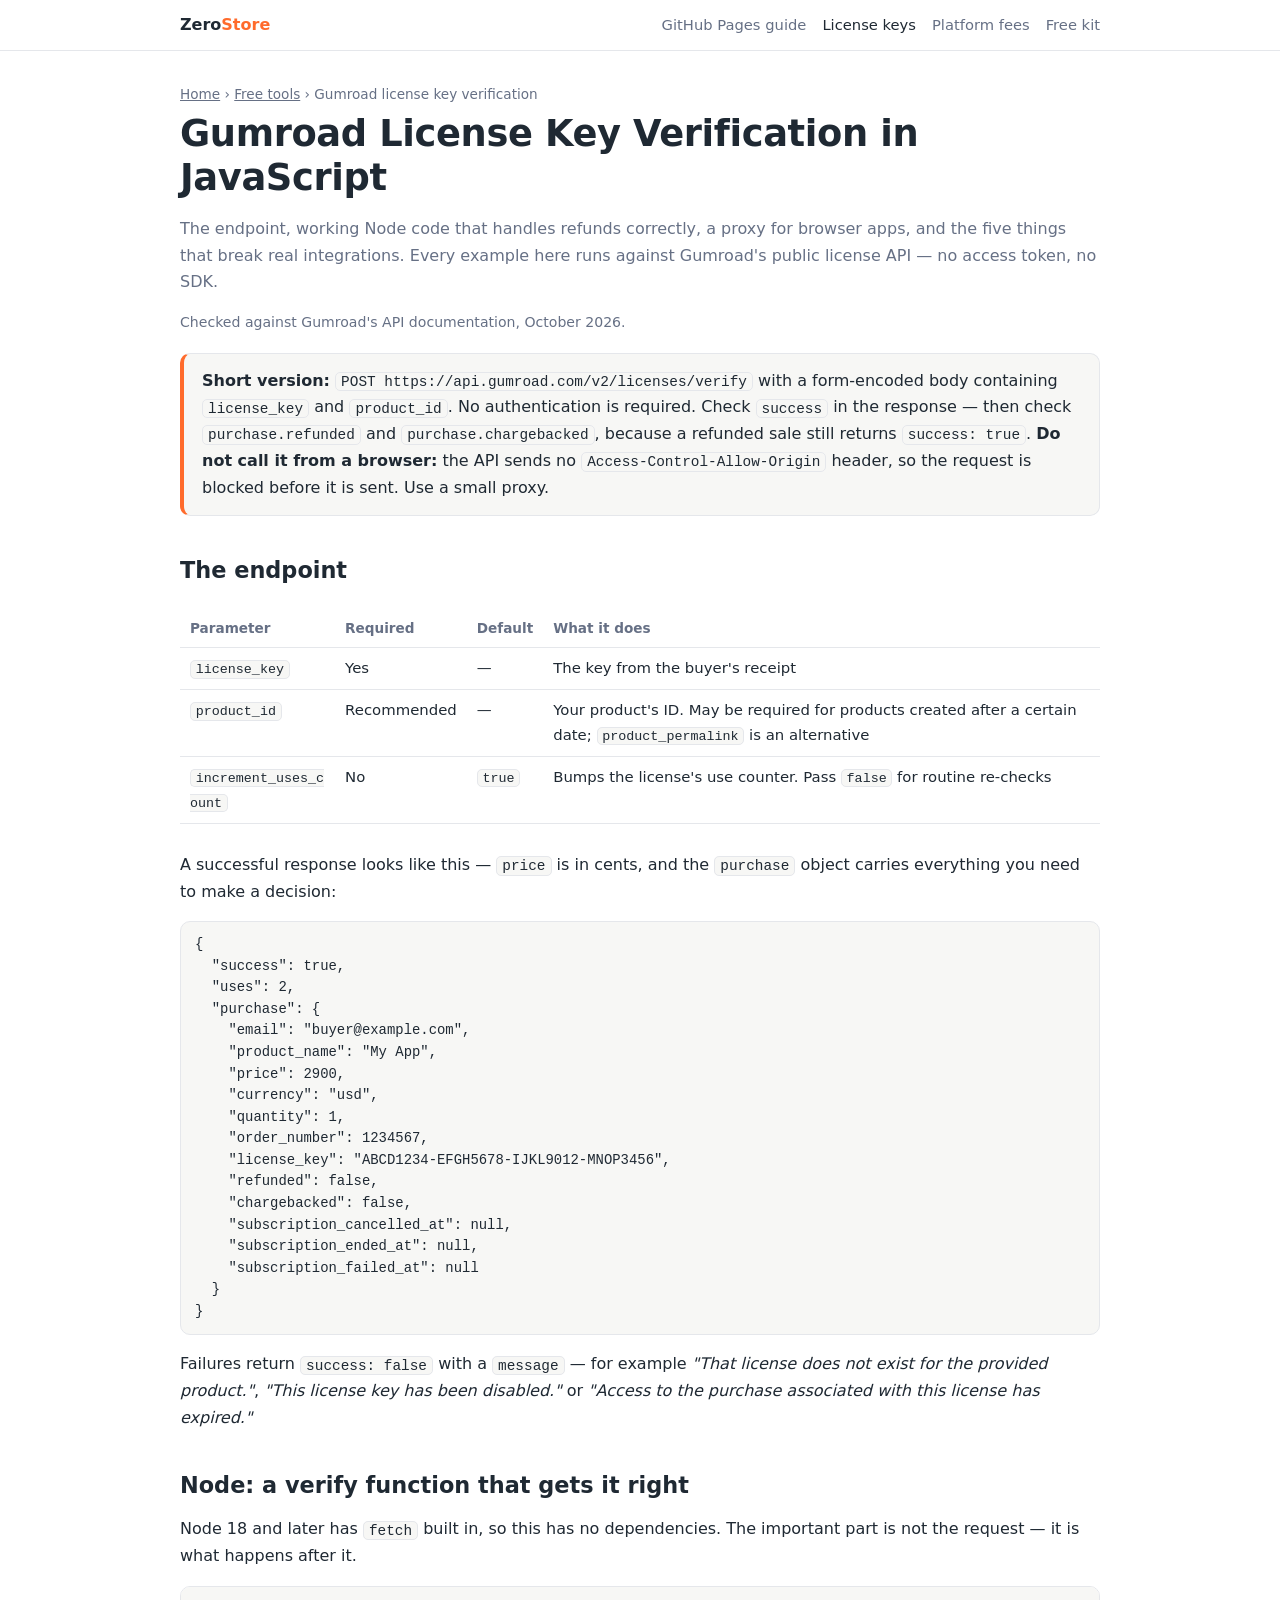
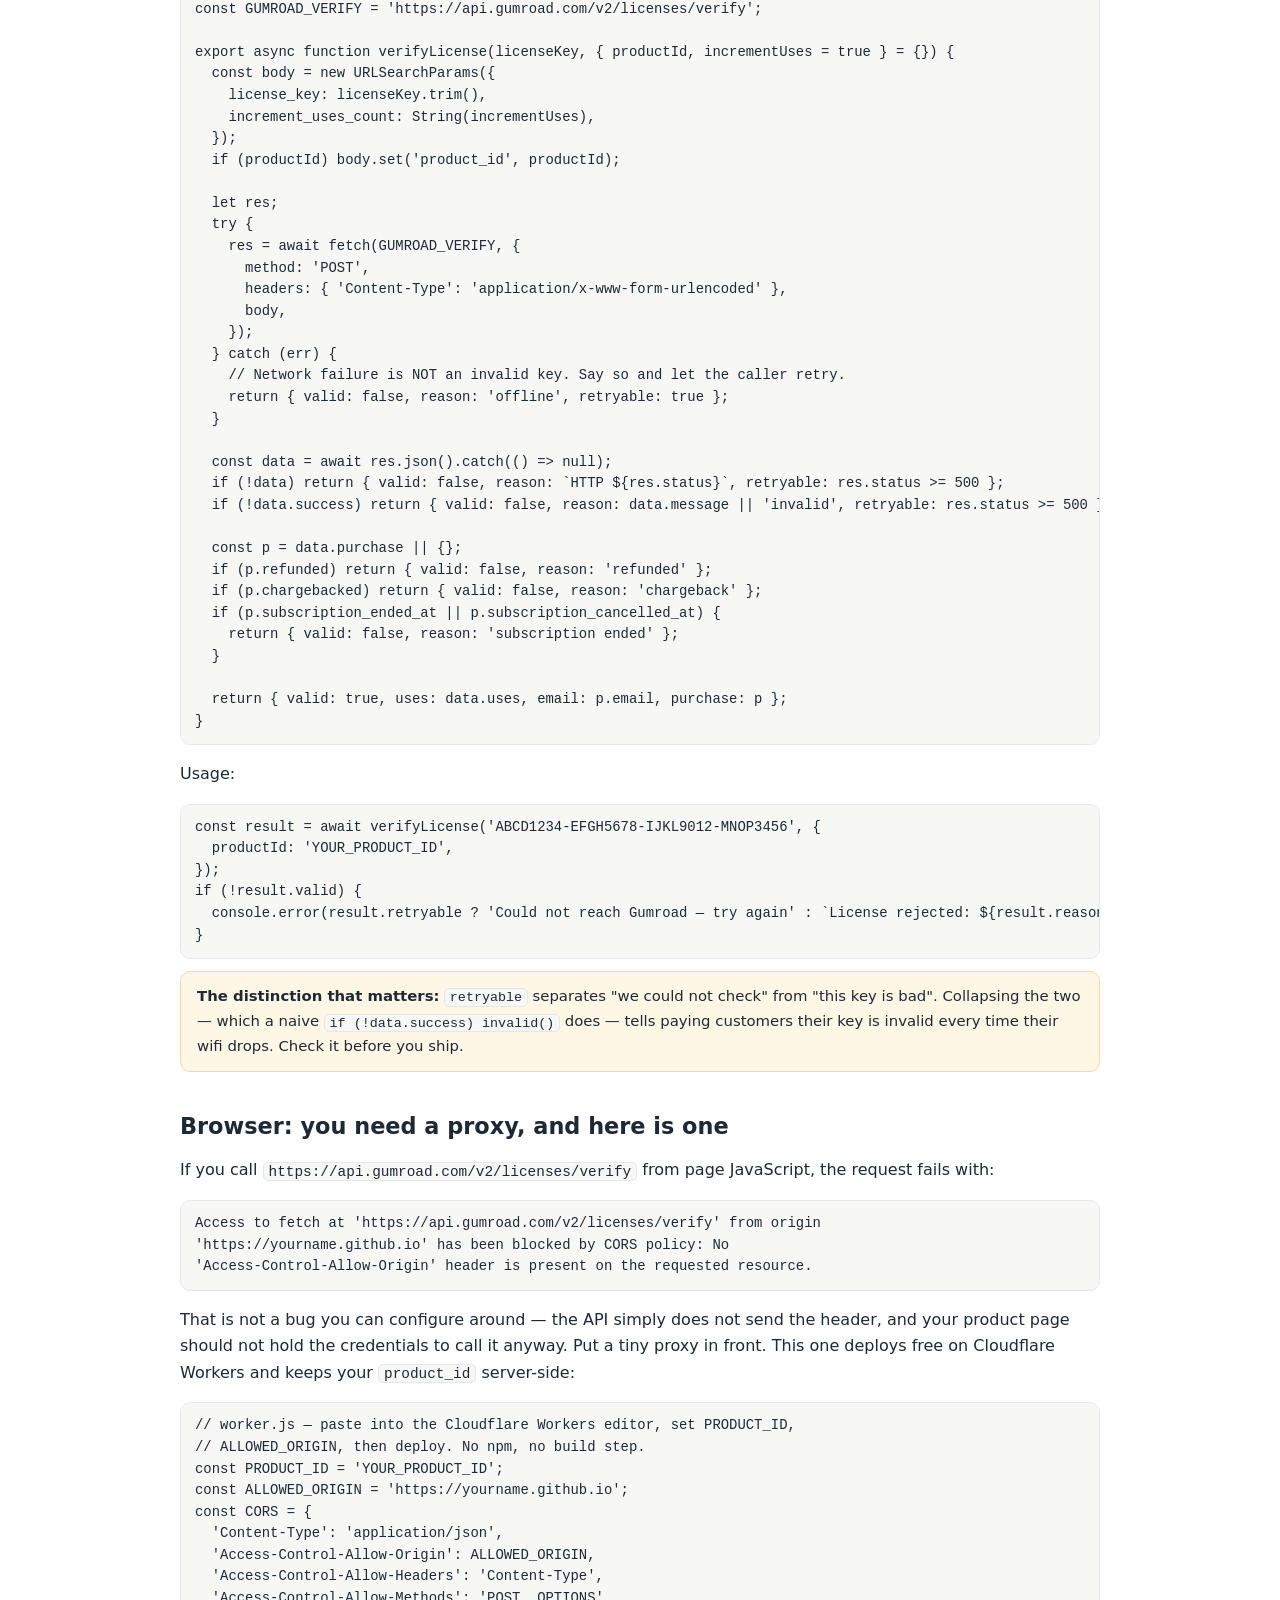
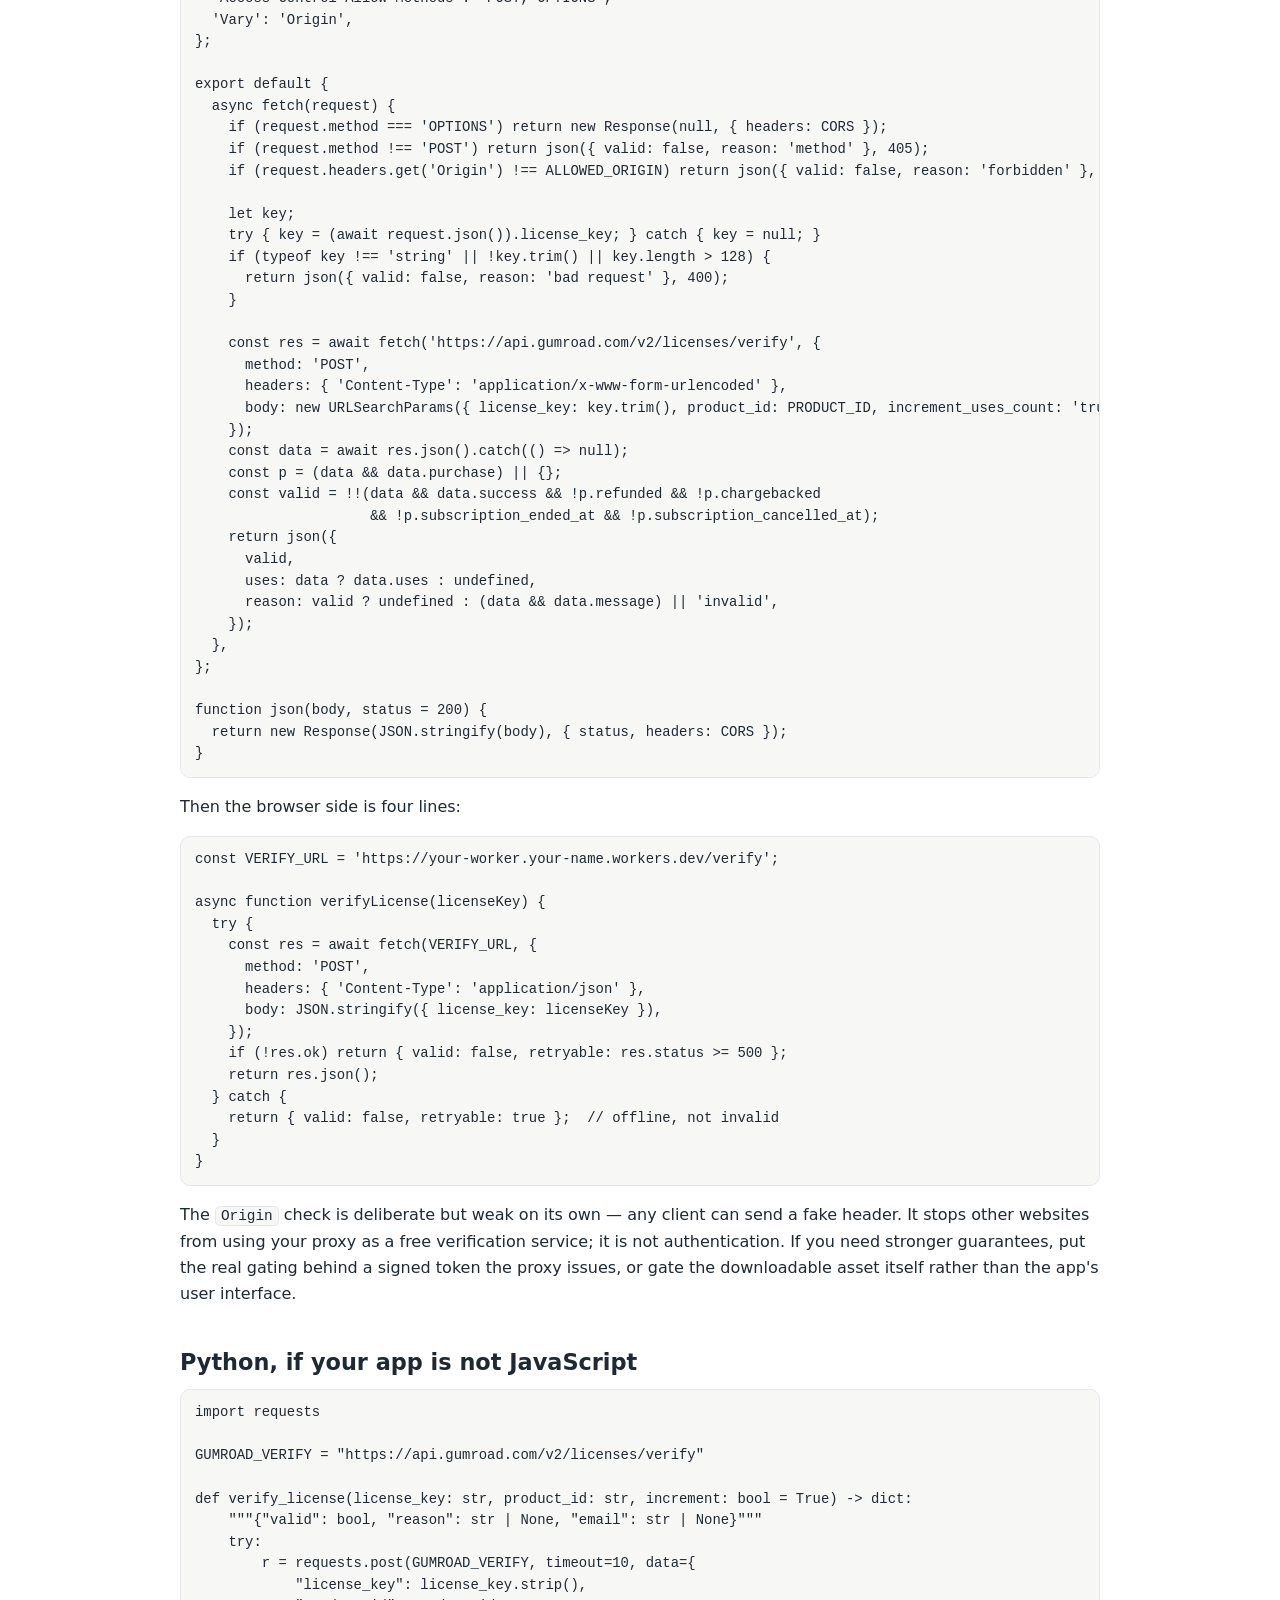
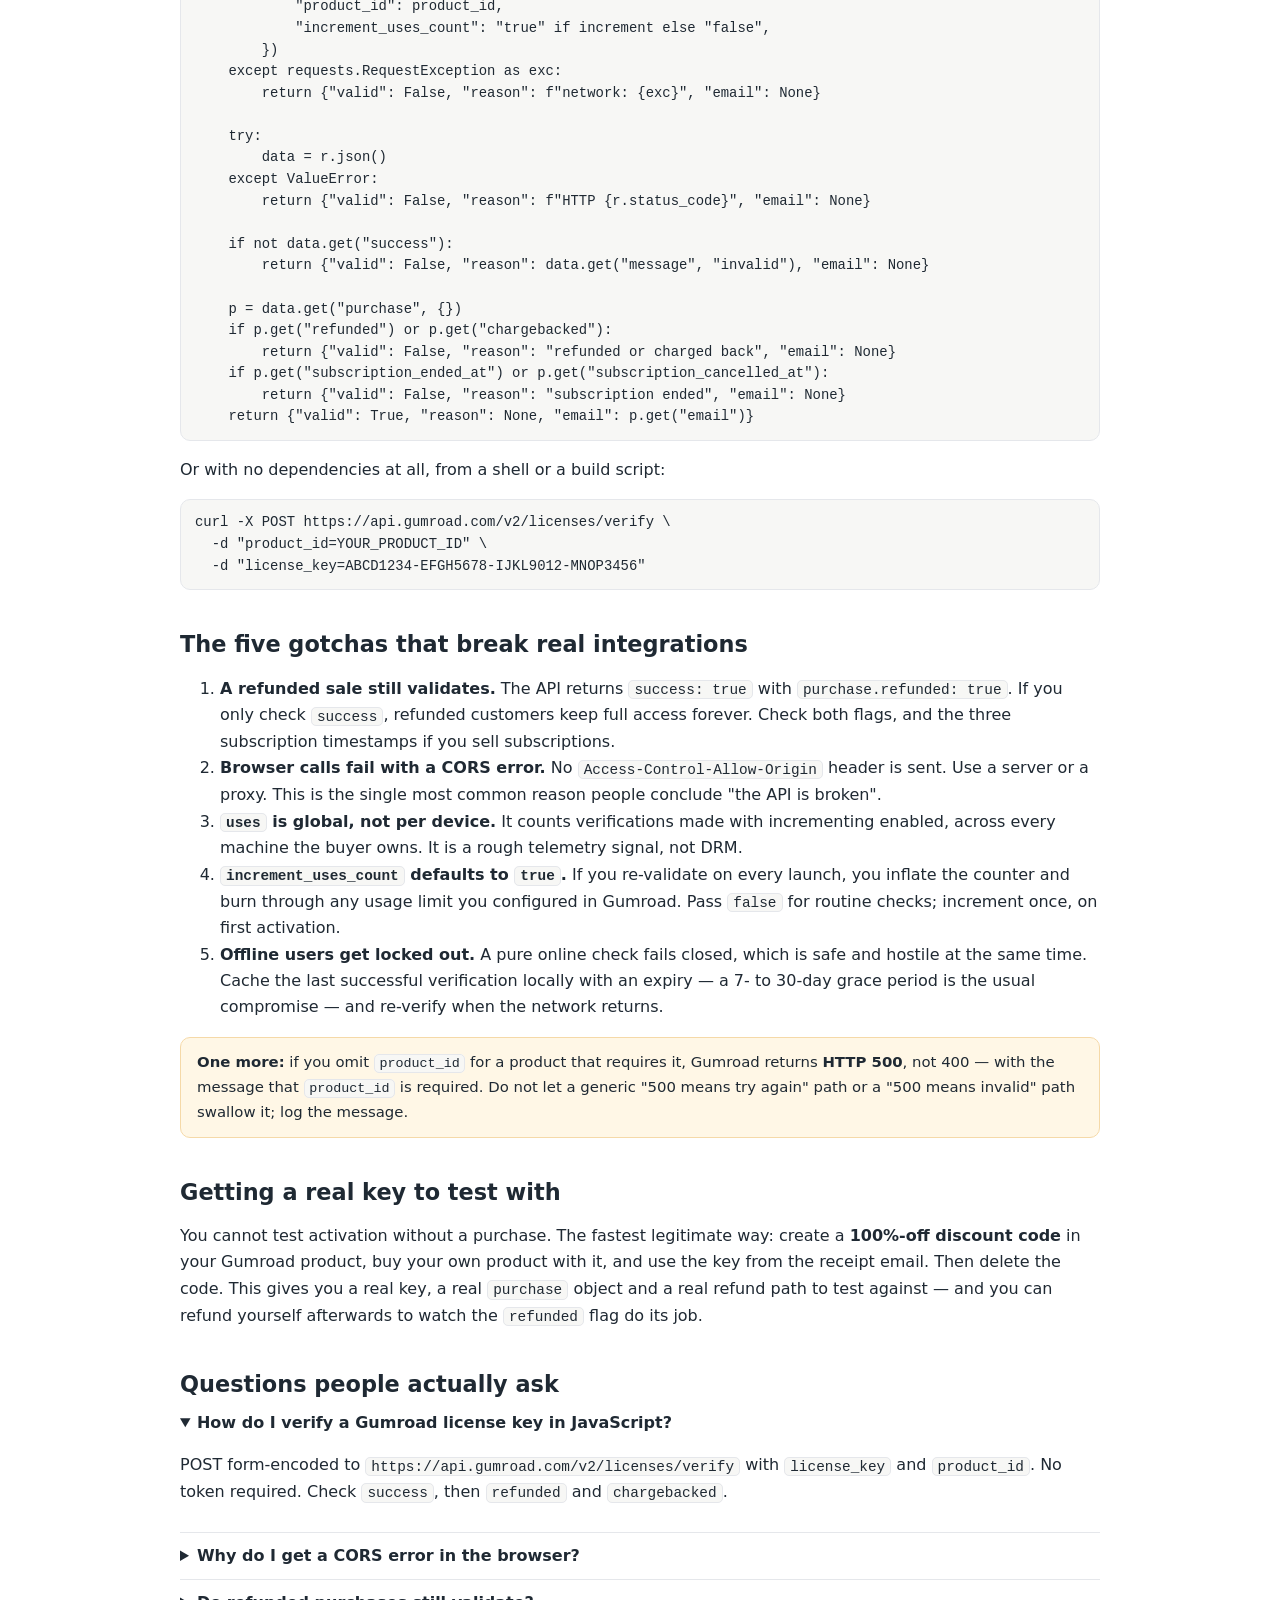
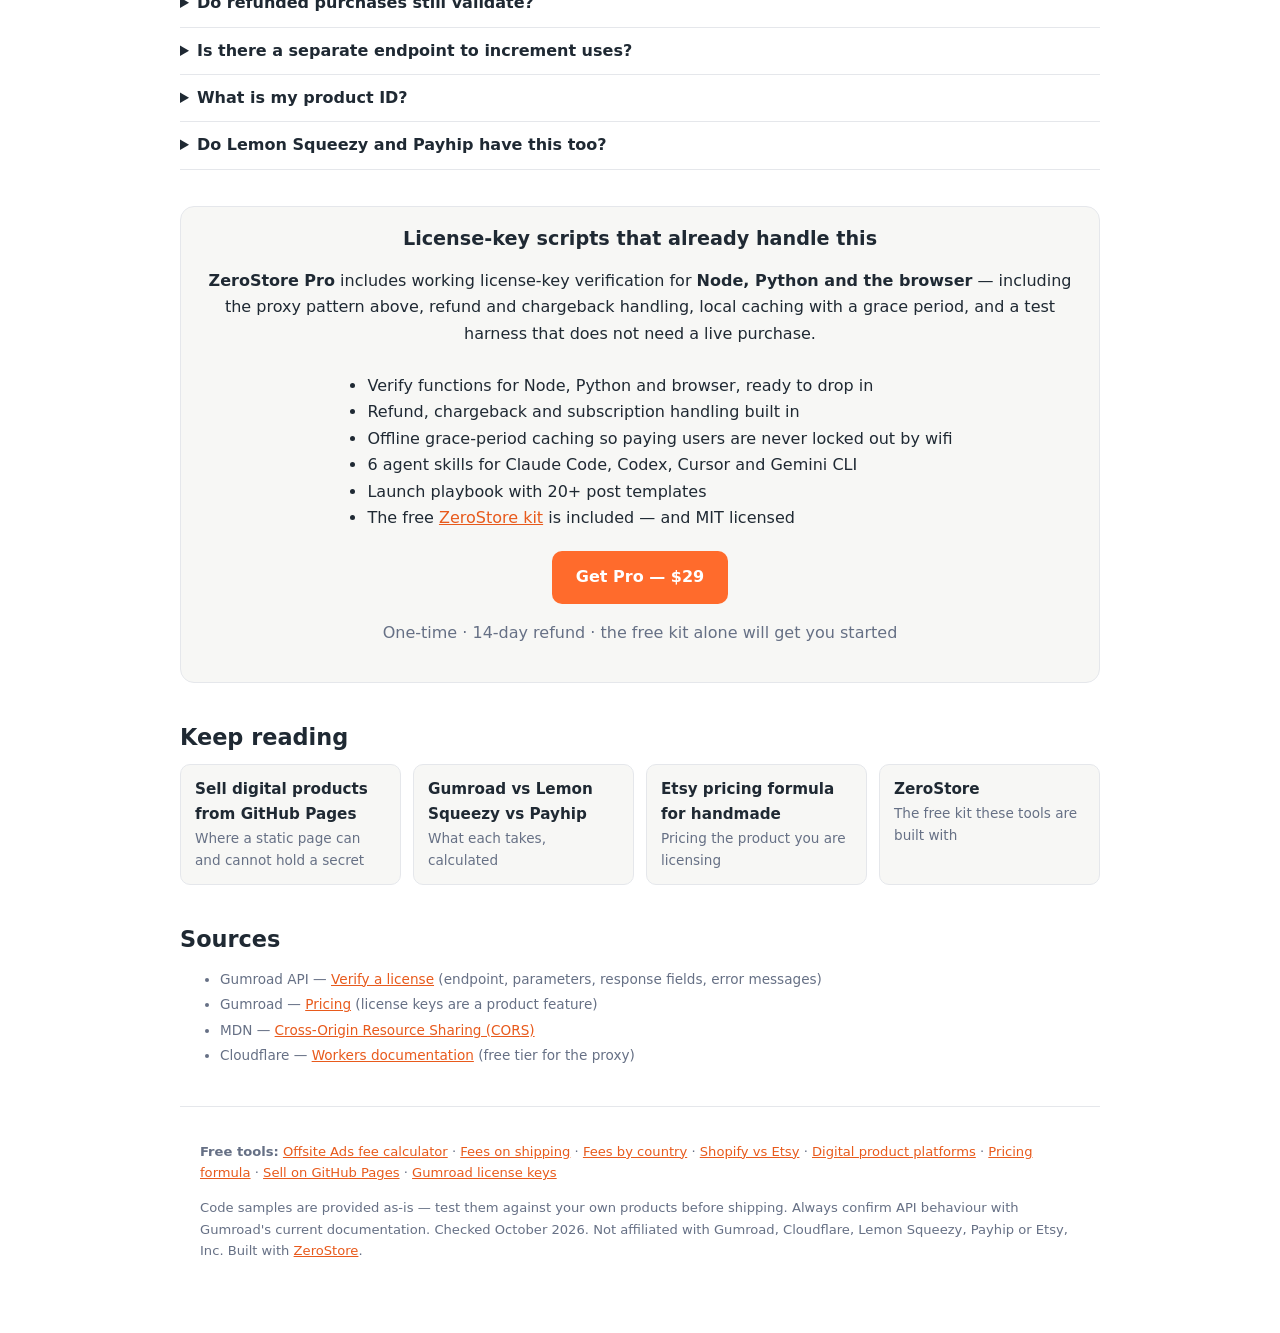
<file: guides/gumroad-license-key-verification-javascript/index.html>
<!doctype html>
<html lang="en">
<head>
<meta charset="utf-8"><meta name="viewport" content="width=device-width,initial-scale=1">
<title>Gumroad License Key Verification in JavaScript (Node + Browser)</title>
<meta name="description" content="Working code to verify a Gumroad license key: the POST /v2/licenses/verify endpoint, a Node function that handles refunds and chargebacks correctly, a Cloudflare Worker proxy for browser apps, the CORS trap, and the five gotchas that break real integrations.">
<link rel="canonical" href="https://astonysh.github.io/zerostore/guides/gumroad-license-key-verification-javascript/">
<meta property="og:title" content="Gumroad License Key Verification in JavaScript (Node + Browser)">
<meta property="og:description" content="The endpoint, working Node and browser code, and the CORS trap nobody mentions.">
<meta property="og:url" content="https://astonysh.github.io/zerostore/guides/gumroad-license-key-verification-javascript/">
<link rel="icon" href="../../assets/favicon.svg" type="image/svg+xml">
<link rel="stylesheet" href="../../assets/tools.css">
<script src="https://gumroad.com/js/gumroad.js"></script>
<script type="application/ld+json">{"@context":"https://schema.org","@type":"FAQPage","mainEntity":[
{"@type":"Question","name":"How do I verify a Gumroad license key in JavaScript?","acceptedAnswer":{"@type":"Answer","text":"POST to https://api.gumroad.com/v2/licenses/verify with a form-encoded body containing license_key and product_id. No access token is required. Check that the response has success: true, then also check purchase.refunded and purchase.chargebacked, because a refunded sale still returns success."}},
{"@type":"Question","name":"Why does the Gumroad license API fail in the browser with a CORS error?","acceptedAnswer":{"@type":"Answer","text":"api.gumroad.com does not send an Access-Control-Allow-Origin header, so browsers block the request before it leaves. Call the API from a server or a small proxy such as a Cloudflare Worker and have the browser call your proxy instead."}},
{"@type":"Question","name":"Does a refunded Gumroad purchase still validate?","acceptedAnswer":{"@type":"Answer","text":"Yes, unless you check for it. The verify call returns success: true for a refunded or charged-back sale. Read purchase.refunded and purchase.chargebacked and treat either as invalid."}},
{"@type":"Question","name":"What does increment_uses_count do?","acceptedAnswer":{"@type":"Answer","text":"It defaults to true, which bumps the license's use counter on every call. If you re-validate on every app launch, pass increment_uses_count=false for those checks and only increment on the first activation, otherwise the counter is meaningless and any usage limit you set in Gumroad is hit almost immediately."}},
{"@type":"Question","name":"Do I need a product_id to verify a license?","acceptedAnswer":{"@type":"Answer","text":"Gumroad recommends it and it may be required for products created after a certain date; omitting it for those products returns a 500 with the message that the product_id parameter is required. Treat that as a configuration error, not an invalid license."}}]}</script>
</head>
<body>
<header class="topbar"><div class="in">
  <a class="brand" href="../../">Zero<span>Store</span></a>
  <nav>
    <a href="../../guides/sell-digital-products-github-pages/">GitHub Pages guide</a>
    <a href="./" aria-current="page">License keys</a>
    <a href="../../tools/digital-product-platform-fees-calculator/">Platform fees</a>
    <a href="https://github.com/astonysh/zerostore">Free kit</a>
  </nav>
</div></header>

<main>
<p class="crumbs"><a href="../../">Home</a> › <a href="../../demo/seller-profit-sheets/">Free tools</a> › Gumroad license key verification</p>
<h1>Gumroad License Key Verification in JavaScript</h1>
<p class="sub">The endpoint, working Node code that handles refunds correctly, a proxy for browser apps, and the five things that break real integrations. Every example here runs against Gumroad's public license API — no access token, no SDK.</p>
<p class="updated">Checked against Gumroad's API documentation, October 2026.</p>

<div class="answer">
<p><b>Short version:</b> <code>POST https://api.gumroad.com/v2/licenses/verify</code> with a form-encoded body containing <code>license_key</code> and <code>product_id</code>. No authentication is required. Check <code>success</code> in the response — then check <code>purchase.refunded</code> and <code>purchase.chargebacked</code>, because a refunded sale still returns <code>success: true</code>. <b>Do not call it from a browser:</b> the API sends no <code>Access-Control-Allow-Origin</code> header, so the request is blocked before it is sent. Use a small proxy.</p>
</div>

<section>
  <h2>The endpoint</h2>
  <div class="scroll">
  <table>
    <thead><tr><th>Parameter</th><th>Required</th><th>Default</th><th>What it does</th></tr></thead>
    <tbody>
      <tr><td><code>license_key</code></td><td>Yes</td><td>—</td><td>The key from the buyer's receipt</td></tr>
      <tr><td><code>product_id</code></td><td>Recommended</td><td>—</td><td>Your product's ID. May be required for products created after a certain date; <code>product_permalink</code> is an alternative</td></tr>
      <tr><td><code>increment_uses_count</code></td><td>No</td><td><code>true</code></td><td>Bumps the license's use counter. Pass <code>false</code> for routine re-checks</td></tr>
    </tbody>
  </table>
  </div>
  <p>A successful response looks like this — <code>price</code> is in cents, and the <code>purchase</code> object carries everything you need to make a decision:</p>
  <pre><code>{
  "success": true,
  "uses": 2,
  "purchase": {
    "email": "buyer@example.com",
    "product_name": "My App",
    "price": 2900,
    "currency": "usd",
    "quantity": 1,
    "order_number": 1234567,
    "license_key": "ABCD1234-EFGH5678-IJKL9012-MNOP3456",
    "refunded": false,
    "chargebacked": false,
    "subscription_cancelled_at": null,
    "subscription_ended_at": null,
    "subscription_failed_at": null
  }
}</code></pre>
  <p>Failures return <code>success: false</code> with a <code>message</code> — for example <i>"That license does not exist for the provided product."</i>, <i>"This license key has been disabled."</i> or <i>"Access to the purchase associated with this license has expired."</i></p>
</section>

<section>
  <h2>Node: a verify function that gets it right</h2>
  <p>Node 18 and later has <code>fetch</code> built in, so this has no dependencies. The important part is not the request — it is what happens after it.</p>
  <pre><code>const GUMROAD_VERIFY = 'https://api.gumroad.com/v2/licenses/verify';

export async function verifyLicense(licenseKey, { productId, incrementUses = true } = {}) {
  const body = new URLSearchParams({
    license_key: licenseKey.trim(),
    increment_uses_count: String(incrementUses),
  });
  if (productId) body.set('product_id', productId);

  let res;
  try {
    res = await fetch(GUMROAD_VERIFY, {
      method: 'POST',
      headers: { 'Content-Type': 'application/x-www-form-urlencoded' },
      body,
    });
  } catch (err) {
    // Network failure is NOT an invalid key. Say so and let the caller retry.
    return { valid: false, reason: 'offline', retryable: true };
  }

  const data = await res.json().catch(() => null);
  if (!data) return { valid: false, reason: `HTTP ${res.status}`, retryable: res.status >= 500 };
  if (!data.success) return { valid: false, reason: data.message || 'invalid', retryable: res.status >= 500 };

  const p = data.purchase || {};
  if (p.refunded) return { valid: false, reason: 'refunded' };
  if (p.chargebacked) return { valid: false, reason: 'chargeback' };
  if (p.subscription_ended_at || p.subscription_cancelled_at) {
    return { valid: false, reason: 'subscription ended' };
  }

  return { valid: true, uses: data.uses, email: p.email, purchase: p };
}</code></pre>
  <p>Usage:</p>
  <pre><code>const result = await verifyLicense('ABCD1234-EFGH5678-IJKL9012-MNOP3456', {
  productId: 'YOUR_PRODUCT_ID',
});
if (!result.valid) {
  console.error(result.retryable ? 'Could not reach Gumroad — try again' : `License rejected: ${result.reason}`);
}</code></pre>
  <div class="note"><b>The distinction that matters:</b> <code>retryable</code> separates "we could not check" from "this key is bad". Collapsing the two — which a naive <code>if (!data.success) invalid()</code> does — tells paying customers their key is invalid every time their wifi drops. Check it before you ship.</div>
</section>

<section>
  <h2>Browser: you need a proxy, and here is one</h2>
  <p>If you call <code>https://api.gumroad.com/v2/licenses/verify</code> from page JavaScript, the request fails with:</p>
  <pre><code>Access to fetch at 'https://api.gumroad.com/v2/licenses/verify' from origin
'https://yourname.github.io' has been blocked by CORS policy: No
'Access-Control-Allow-Origin' header is present on the requested resource.</code></pre>
  <p>That is not a bug you can configure around — the API simply does not send the header, and your product page should not hold the credentials to call it anyway. Put a tiny proxy in front. This one deploys free on Cloudflare Workers and keeps your <code>product_id</code> server-side:</p>
  <pre><code>// worker.js — paste into the Cloudflare Workers editor, set PRODUCT_ID,
// ALLOWED_ORIGIN, then deploy. No npm, no build step.
const PRODUCT_ID = 'YOUR_PRODUCT_ID';
const ALLOWED_ORIGIN = 'https://yourname.github.io';
const CORS = {
  'Content-Type': 'application/json',
  'Access-Control-Allow-Origin': ALLOWED_ORIGIN,
  'Access-Control-Allow-Headers': 'Content-Type',
  'Access-Control-Allow-Methods': 'POST, OPTIONS',
  'Vary': 'Origin',
};

export default {
  async fetch(request) {
    if (request.method === 'OPTIONS') return new Response(null, { headers: CORS });
    if (request.method !== 'POST') return json({ valid: false, reason: 'method' }, 405);
    if (request.headers.get('Origin') !== ALLOWED_ORIGIN) return json({ valid: false, reason: 'forbidden' }, 403);

    let key;
    try { key = (await request.json()).license_key; } catch { key = null; }
    if (typeof key !== 'string' || !key.trim() || key.length > 128) {
      return json({ valid: false, reason: 'bad request' }, 400);
    }

    const res = await fetch('https://api.gumroad.com/v2/licenses/verify', {
      method: 'POST',
      headers: { 'Content-Type': 'application/x-www-form-urlencoded' },
      body: new URLSearchParams({ license_key: key.trim(), product_id: PRODUCT_ID, increment_uses_count: 'true' }),
    });
    const data = await res.json().catch(() => null);
    const p = (data && data.purchase) || {};
    const valid = !!(data && data.success && !p.refunded && !p.chargebacked
                     && !p.subscription_ended_at && !p.subscription_cancelled_at);
    return json({
      valid,
      uses: data ? data.uses : undefined,
      reason: valid ? undefined : (data && data.message) || 'invalid',
    });
  },
};

function json(body, status = 200) {
  return new Response(JSON.stringify(body), { status, headers: CORS });
}</code></pre>
  <p>Then the browser side is four lines:</p>
  <pre><code>const VERIFY_URL = 'https://your-worker.your-name.workers.dev/verify';

async function verifyLicense(licenseKey) {
  try {
    const res = await fetch(VERIFY_URL, {
      method: 'POST',
      headers: { 'Content-Type': 'application/json' },
      body: JSON.stringify({ license_key: licenseKey }),
    });
    if (!res.ok) return { valid: false, retryable: res.status >= 500 };
    return res.json();
  } catch {
    return { valid: false, retryable: true };  // offline, not invalid
  }
}</code></pre>
  <p>The <code>Origin</code> check is deliberate but weak on its own — any client can send a fake header. It stops other websites from using your proxy as a free verification service; it is not authentication. If you need stronger guarantees, put the real gating behind a signed token the proxy issues, or gate the downloadable asset itself rather than the app's user interface.</p>
</section>

<section>
  <h2>Python, if your app is not JavaScript</h2>
  <pre><code>import requests

GUMROAD_VERIFY = "https://api.gumroad.com/v2/licenses/verify"

def verify_license(license_key: str, product_id: str, increment: bool = True) -> dict:
    """{"valid": bool, "reason": str | None, "email": str | None}"""
    try:
        r = requests.post(GUMROAD_VERIFY, timeout=10, data={
            "license_key": license_key.strip(),
            "product_id": product_id,
            "increment_uses_count": "true" if increment else "false",
        })
    except requests.RequestException as exc:
        return {"valid": False, "reason": f"network: {exc}", "email": None}

    try:
        data = r.json()
    except ValueError:
        return {"valid": False, "reason": f"HTTP {r.status_code}", "email": None}

    if not data.get("success"):
        return {"valid": False, "reason": data.get("message", "invalid"), "email": None}

    p = data.get("purchase", {})
    if p.get("refunded") or p.get("chargebacked"):
        return {"valid": False, "reason": "refunded or charged back", "email": None}
    if p.get("subscription_ended_at") or p.get("subscription_cancelled_at"):
        return {"valid": False, "reason": "subscription ended", "email": None}
    return {"valid": True, "reason": None, "email": p.get("email")}</code></pre>
  <p>Or with no dependencies at all, from a shell or a build script:</p>
  <pre><code>curl -X POST https://api.gumroad.com/v2/licenses/verify \
  -d "product_id=YOUR_PRODUCT_ID" \
  -d "license_key=ABCD1234-EFGH5678-IJKL9012-MNOP3456"</code></pre>
</section>

<section>
  <h2>The five gotchas that break real integrations</h2>
  <ol>
    <li><b>A refunded sale still validates.</b> The API returns <code>success: true</code> with <code>purchase.refunded: true</code>. If you only check <code>success</code>, refunded customers keep full access forever. Check both flags, and the three subscription timestamps if you sell subscriptions.</li>
    <li><b>Browser calls fail with a CORS error.</b> No <code>Access-Control-Allow-Origin</code> header is sent. Use a server or a proxy. This is the single most common reason people conclude "the API is broken".</li>
    <li><b><code>uses</code> is global, not per device.</b> It counts verifications made with incrementing enabled, across every machine the buyer owns. It is a rough telemetry signal, not DRM.</li>
    <li><b><code>increment_uses_count</code> defaults to <code>true</code>.</b> If you re-validate on every launch, you inflate the counter and burn through any usage limit you configured in Gumroad. Pass <code>false</code> for routine checks; increment once, on first activation.</li>
    <li><b>Offline users get locked out.</b> A pure online check fails closed, which is safe and hostile at the same time. Cache the last successful verification locally with an expiry — a 7- to 30-day grace period is the usual compromise — and re-verify when the network returns.</li>
  </ol>
  <div class="note"><b>One more:</b> if you omit <code>product_id</code> for a product that requires it, Gumroad returns <b>HTTP 500</b>, not 400 — with the message that <code>product_id</code> is required. Do not let a generic "500 means try again" path or a "500 means invalid" path swallow it; log the message.</div>
</section>

<section>
  <h2>Getting a real key to test with</h2>
  <p>You cannot test activation without a purchase. The fastest legitimate way: create a <b>100%-off discount code</b> in your Gumroad product, buy your own product with it, and use the key from the receipt email. Then delete the code. This gives you a real key, a real <code>purchase</code> object and a real refund path to test against — and you can refund yourself afterwards to watch the <code>refunded</code> flag do its job.</p>
</section>

<section>
  <h2>Questions people actually ask</h2>
  <details open><summary>How do I verify a Gumroad license key in JavaScript?</summary><p>POST form-encoded to <code>https://api.gumroad.com/v2/licenses/verify</code> with <code>license_key</code> and <code>product_id</code>. No token required. Check <code>success</code>, then <code>refunded</code> and <code>chargebacked</code>.</p></details>
  <details><summary>Why do I get a CORS error in the browser?</summary><p>The API sends no <code>Access-Control-Allow-Origin</code> header. Route the call through your own server or a Cloudflare Worker proxy — code above.</p></details>
  <details><summary>Do refunded purchases still validate?</summary><p>Yes, unless you check <code>purchase.refunded</code> or <code>purchase.chargebacked</code>. Treat either as invalid.</p></details>
  <details><summary>Is there a separate endpoint to increment uses?</summary><p>No. Usage counting happens on the verify call itself via <code>increment_uses_count</code>, which defaults to <code>true</code>.</p></details>
  <details><summary>What is my product ID?</summary><p>Open the product in Gumroad and look at the license-key or content section — it is shown alongside the license key settings. Keep it in the proxy, not in page JavaScript.</p></details>
  <details><summary>Do Lemon Squeezy and Payhip have this too?</summary><p>Yes, both issue license keys via their own APIs. The shape of the problem is identical: verify server-side, handle refunds explicitly, and distinguish "invalid" from "unreachable".</p></details>
</section>

<section class="cta card">
  <h2>License-key scripts that already handle this</h2>
  <p><b>ZeroStore Pro</b> includes working license-key verification for <b>Node, Python and the browser</b> — including the proxy pattern above, refund and chargeback handling, local caching with a grace period, and a test harness that does not need a live purchase.</p>
  <ul>
    <li>Verify functions for Node, Python and browser, ready to drop in</li>
    <li>Refund, chargeback and subscription handling built in</li>
    <li>Offline grace-period caching so paying users are never locked out by wifi</li>
    <li>6 agent skills for Claude Code, Codex, Cursor and Gemini CLI</li>
    <li>Launch playbook with 20+ post templates</li>
    <li>The free <a href="https://github.com/astonysh/zerostore">ZeroStore kit</a> is included — and MIT licensed</li>
  </ul><br>
  <a class="btn gumroad-button" href="https://astonysh.gumroad.com/l/zerostore-pro">Get Pro — $29</a>
  <p class="sub">One-time · 14-day refund · the free kit alone will get you started</p>
</section>

<section>
  <h2>Keep reading</h2>
  <div class="related">
    <a href="../../guides/sell-digital-products-github-pages/">Sell digital products from GitHub Pages<span>Where a static page can and cannot hold a secret</span></a>
    <a href="../../tools/digital-product-platform-fees-calculator/">Gumroad vs Lemon Squeezy vs Payhip<span>What each takes, calculated</span></a>
    <a href="../etsy-pricing-formula/">Etsy pricing formula for handmade<span>Pricing the product you are licensing</span></a>
    <a href="../../">ZeroStore<span>The free kit these tools are built with</span></a>
  </div>
</section>

<section>
  <h2>Sources</h2>
  <ul class="sources">
    <li>Gumroad API — <a href="https://gumroad.com/api#licenses" rel="nofollow noopener">Verify a license</a> (endpoint, parameters, response fields, error messages)</li>
    <li>Gumroad — <a href="https://gumroad.com/pricing" rel="nofollow noopener">Pricing</a> (license keys are a product feature)</li>
    <li>MDN — <a href="https://developer.mozilla.org/en-US/docs/Web/HTTP/Guides/CORS" rel="nofollow noopener">Cross-Origin Resource Sharing (CORS)</a></li>
    <li>Cloudflare — <a href="https://developers.cloudflare.com/workers/" rel="nofollow noopener">Workers documentation</a> (free tier for the proxy)</li>
  </ul>
</section>

<footer>
  <p><b>Free tools:</b>
    <a href="../../tools/etsy-offsite-ads-fee-calculator/">Offsite Ads fee calculator</a> ·
    <a href="../../tools/etsy-fees-on-shipping-calculator/">Fees on shipping</a> ·
    <a href="../../tools/etsy-fees-by-country/">Fees by country</a> ·
    <a href="../../tools/shopify-vs-etsy-fees-calculator/">Shopify vs Etsy</a> ·
    <a href="../../tools/digital-product-platform-fees-calculator/">Digital product platforms</a> ·
    <a href="../etsy-pricing-formula/">Pricing formula</a> ·
    <a href="../sell-digital-products-github-pages/">Sell on GitHub Pages</a> ·
    <a href="./">Gumroad license keys</a>
  </p>
  <p>Code samples are provided as-is — test them against your own products before shipping. Always confirm API behaviour with Gumroad's current documentation. Checked October 2026. Not affiliated with Gumroad, Cloudflare, Lemon Squeezy, Payhip or Etsy, Inc. Built with <a href="../../">ZeroStore</a>.</p>
</footer>
</main>
</body>
</html>
</file>
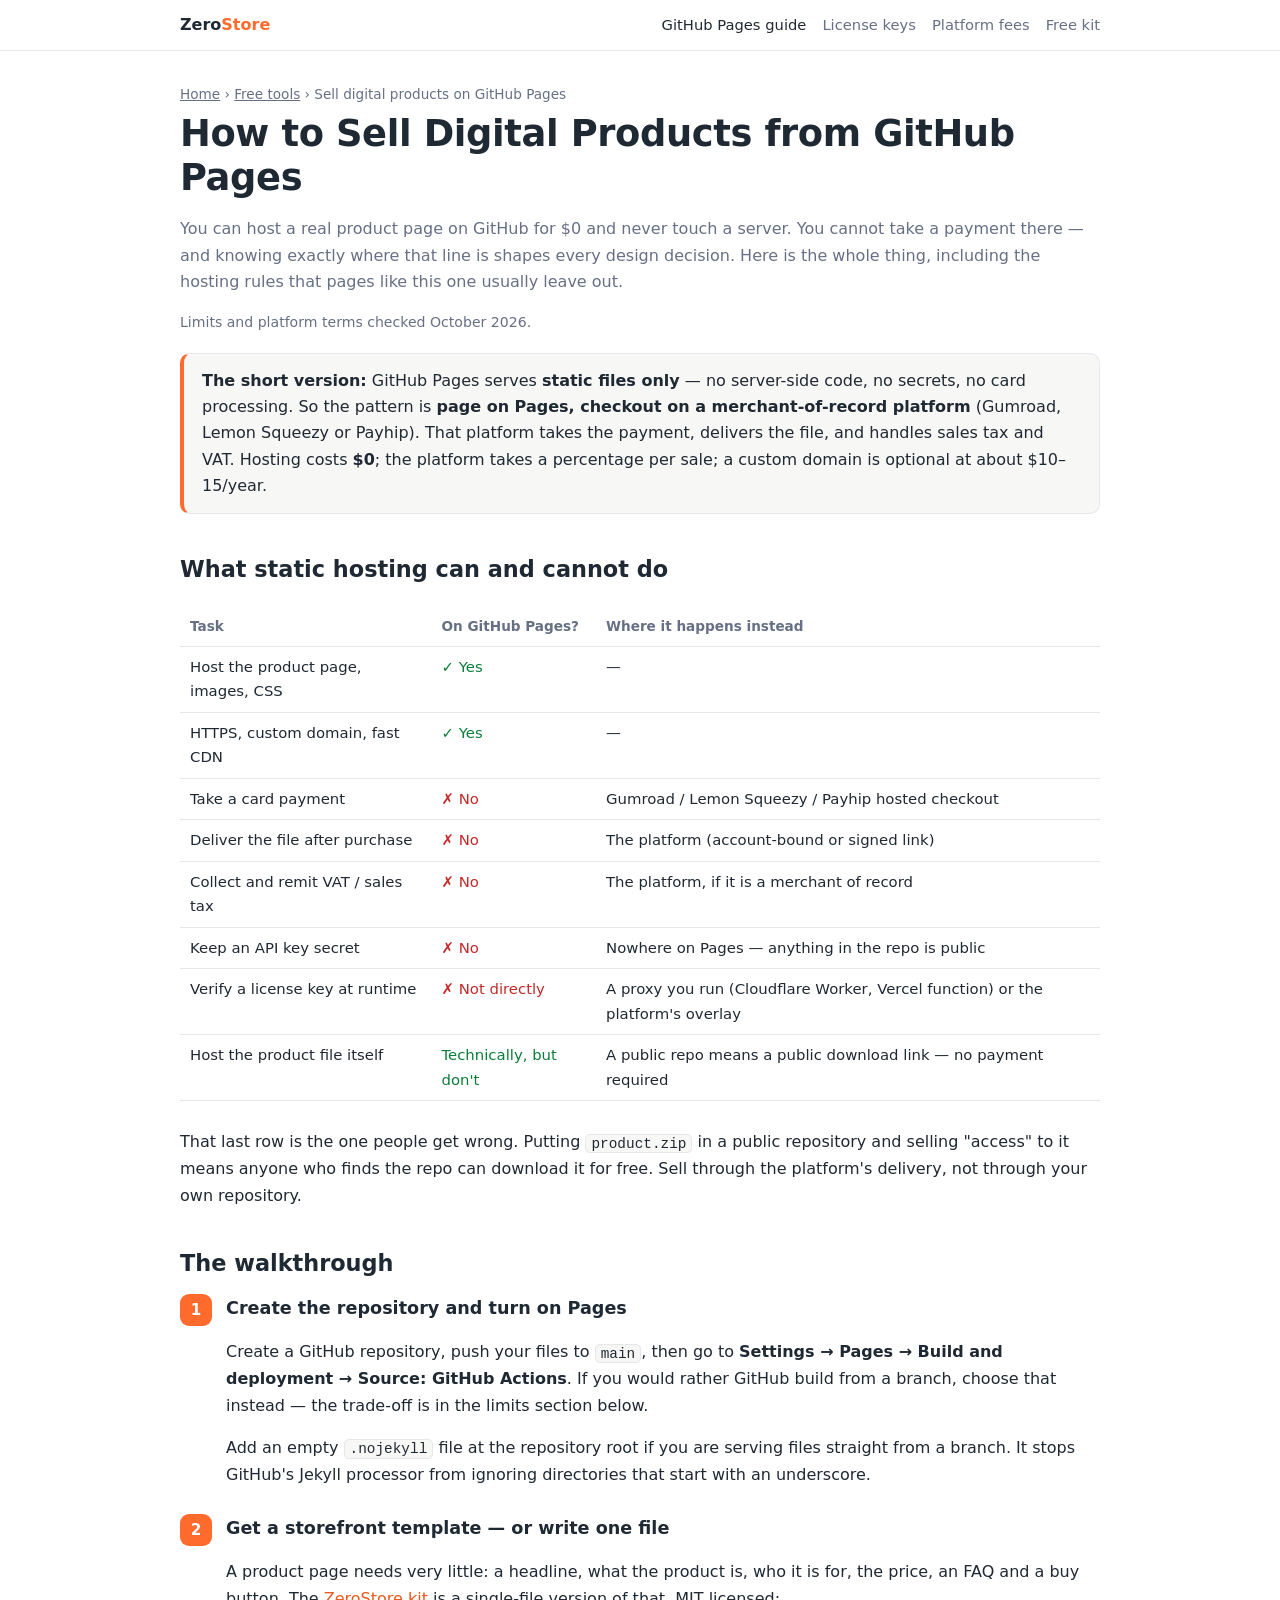
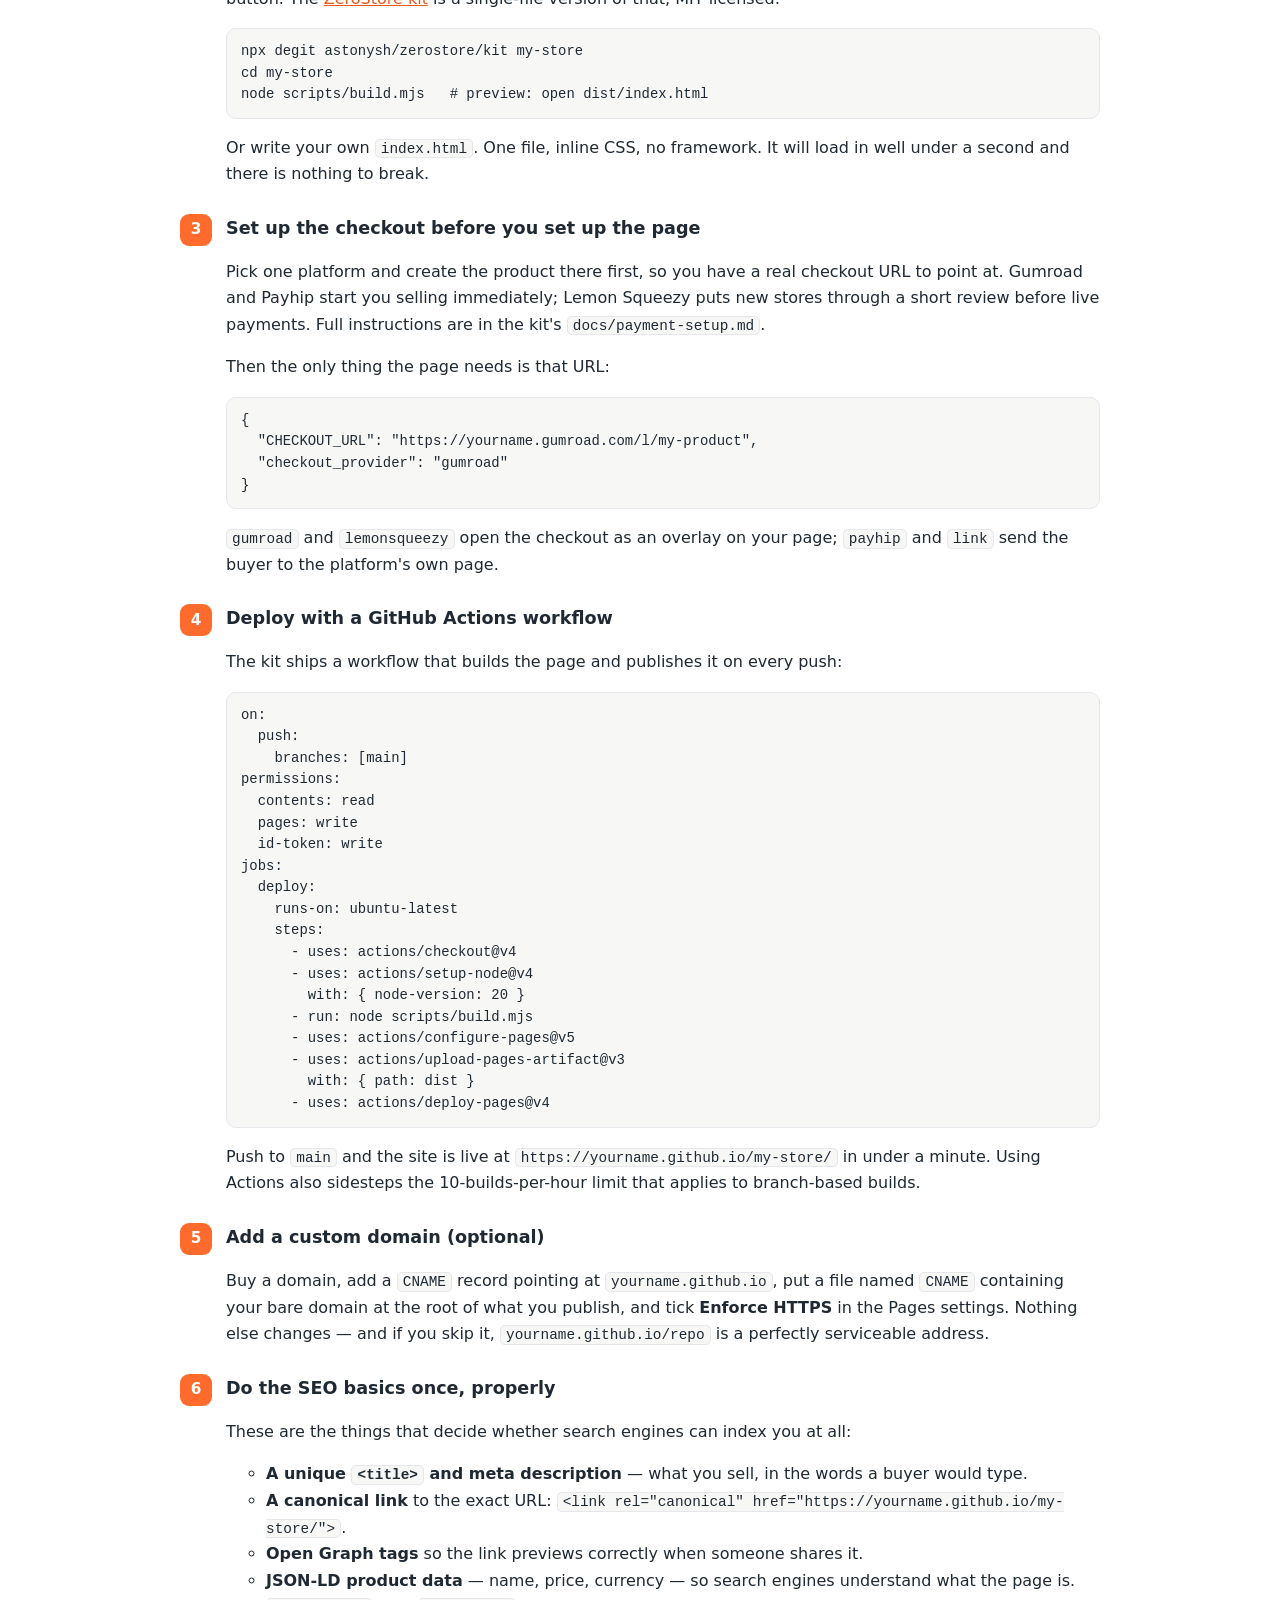
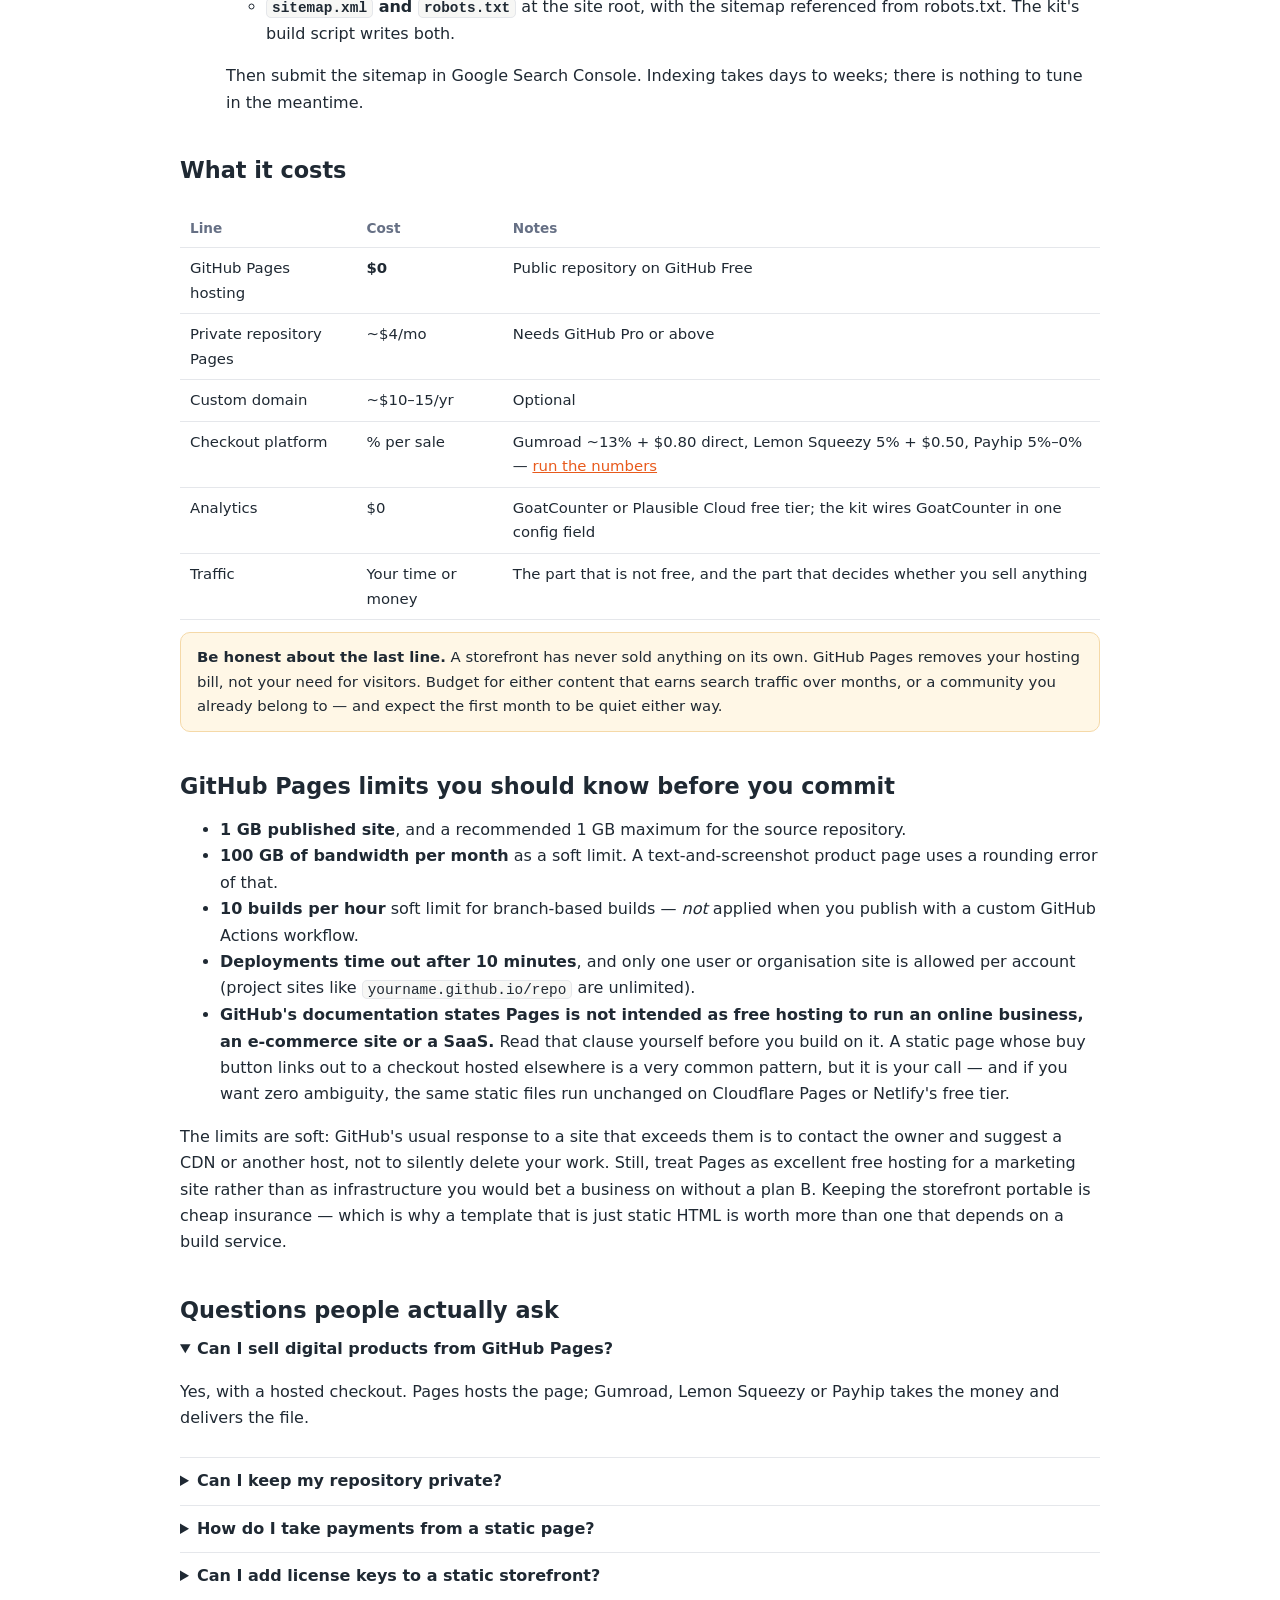
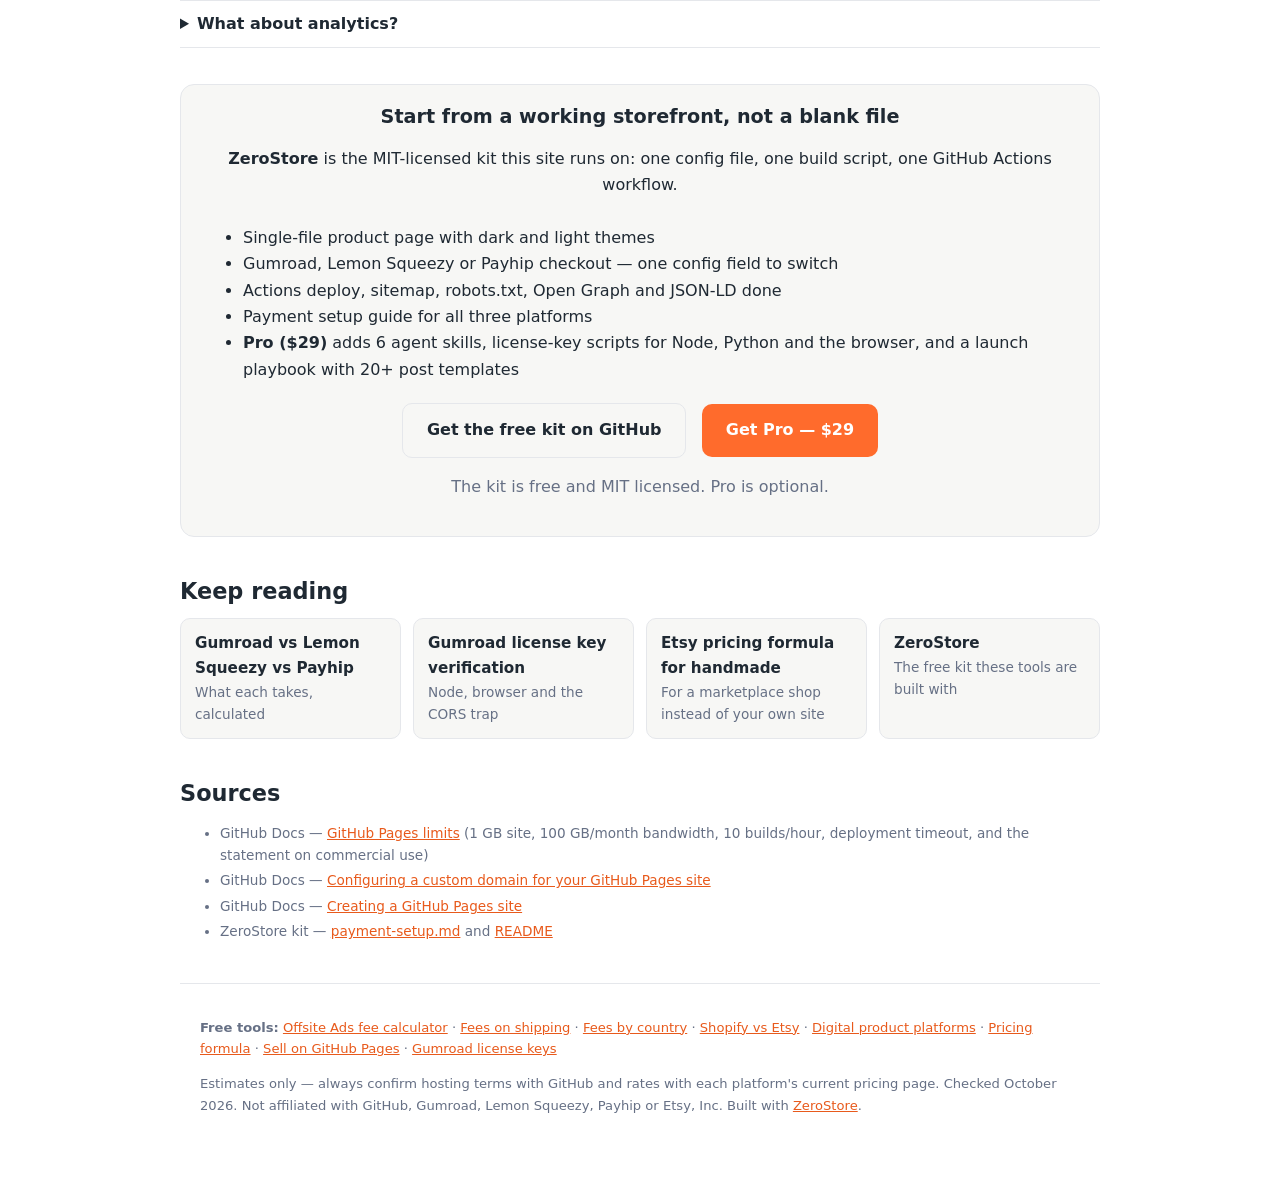
<file: guides/sell-digital-products-github-pages/index.html>
<!doctype html>
<html lang="en">
<head>
<meta charset="utf-8"><meta name="viewport" content="width=device-width,initial-scale=1">
<title>How to Sell Digital Products from GitHub Pages (Free, 2026)</title>
<meta name="description" content="A step-by-step guide to selling digital products with a storefront hosted free on GitHub Pages: what static hosting can and cannot do, the checkout options, the deploy workflow, SEO setup, and the costs — including GitHub's own hosting limits.">
<link rel="canonical" href="https://astonysh.github.io/zerostore/guides/sell-digital-products-github-pages/">
<meta property="og:title" content="How to Sell Digital Products from GitHub Pages (Free, 2026)">
<meta property="og:description" content="Static hosting, hosted checkout, no server. The full walkthrough plus the limits nobody mentions.">
<meta property="og:url" content="https://astonysh.github.io/zerostore/guides/sell-digital-products-github-pages/">
<link rel="icon" href="../../assets/favicon.svg" type="image/svg+xml">
<link rel="stylesheet" href="../../assets/tools.css">
<script src="https://gumroad.com/js/gumroad.js"></script>
<script type="application/ld+json">{"@context":"https://schema.org","@type":"FAQPage","mainEntity":[
{"@type":"Question","name":"Can I sell digital products from GitHub Pages?","acceptedAnswer":{"@type":"Answer","text":"Yes, with a hosted checkout. GitHub Pages serves static files only, so it cannot take a card payment or deliver a file itself. You host the product page there and link the buy button to a checkout on Gumroad, Lemon Squeezy or Payhip, which handles the payment, the file delivery and sales tax."}},
{"@type":"Question","name":"Is GitHub Pages really free for a storefront?","acceptedAnswer":{"@type":"Answer","text":"Hosting is free. GitHub Free publishes from public repositories; publishing from a private repository needs GitHub Pro or above. The soft limits are a 1 GB published site, 100 GB of bandwidth a month and, for branch-based builds, 10 builds an hour — the last one does not apply if you deploy with a GitHub Actions workflow."}},
{"@type":"Question","name":"Is selling on GitHub Pages allowed?","acceptedAnswer":{"@type":"Answer","text":"Read GitHub's own terms. Its documentation states that Pages is not intended to be used as free hosting to run an online business, e-commerce site or SaaS. A static page that links out to a checkout hosted elsewhere is a common pattern, but if you want no ambiguity, Cloudflare Pages or Netlify host the same static files on a free tier without that clause, and the storefront files are portable."}},
{"@type":"Question","name":"Do I need a domain name?","acceptedAnswer":{"@type":"Answer","text":"No. Your site lives at yourname.github.io/repo-name on HTTPS for free. A custom domain costs roughly $10-15 a year and is a one-line DNS change plus a CNAME file in the repository."}},
{"@type":"Question","name":"How do I stop people sharing the download link?","acceptedAnswer":{"@type":"Answer","text":"You do not host the file, so the problem mostly solves itself: the platform delivers a signed or account-bound link after payment. If you are selling software and want to gate it, use the platform's license keys and verify them — but that needs a server or a proxy, because a static page cannot hold a secret."}}]}</script>
<style>.step{counter-reset:none}.steps{counter-reset:s;list-style:none;padding:0}
.steps>li{counter-increment:s;position:relative;padding:0 0 0 46px;margin:0 0 26px}
.steps>li::before{content:counter(s);position:absolute;left:0;top:0;width:32px;height:32px;border-radius:9px;background:var(--acc);color:#fff;font-weight:700;display:grid;place-items:center;font-size:.95rem}
.steps h3{margin:2px 0 6px}</style>
</head>
<body>
<header class="topbar"><div class="in">
  <a class="brand" href="../../">Zero<span>Store</span></a>
  <nav>
    <a href="./" aria-current="page">GitHub Pages guide</a>
    <a href="../gumroad-license-key-verification-javascript/">License keys</a>
    <a href="../../tools/digital-product-platform-fees-calculator/">Platform fees</a>
    <a href="https://github.com/astonysh/zerostore">Free kit</a>
  </nav>
</div></header>

<main>
<p class="crumbs"><a href="../../">Home</a> › <a href="../../demo/seller-profit-sheets/">Free tools</a> › Sell digital products on GitHub Pages</p>
<h1>How to Sell Digital Products from GitHub Pages</h1>
<p class="sub">You can host a real product page on GitHub for $0 and never touch a server. You cannot take a payment there — and knowing exactly where that line is shapes every design decision. Here is the whole thing, including the hosting rules that pages like this one usually leave out.</p>
<p class="updated">Limits and platform terms checked October 2026.</p>

<div class="answer">
<p><b>The short version:</b> GitHub Pages serves <b>static files only</b> — no server-side code, no secrets, no card processing. So the pattern is <b>page on Pages, checkout on a merchant-of-record platform</b> (Gumroad, Lemon Squeezy or Payhip). That platform takes the payment, delivers the file, and handles sales tax and VAT. Hosting costs <b>$0</b>; the platform takes a percentage per sale; a custom domain is optional at about $10–15/year.</p>
</div>

<section>
  <h2>What static hosting can and cannot do</h2>
  <div class="scroll">
  <table>
    <thead><tr><th>Task</th><th>On GitHub Pages?</th><th>Where it happens instead</th></tr></thead>
    <tbody>
      <tr><td>Host the product page, images, CSS</td><td class="ok">✓ Yes</td><td>—</td></tr>
      <tr><td>HTTPS, custom domain, fast CDN</td><td class="ok">✓ Yes</td><td>—</td></tr>
      <tr><td>Take a card payment</td><td class="bad">✗ No</td><td>Gumroad / Lemon Squeezy / Payhip hosted checkout</td></tr>
      <tr><td>Deliver the file after purchase</td><td class="bad">✗ No</td><td>The platform (account-bound or signed link)</td></tr>
      <tr><td>Collect and remit VAT / sales tax</td><td class="bad">✗ No</td><td>The platform, if it is a merchant of record</td></tr>
      <tr><td>Keep an API key secret</td><td class="bad">✗ No</td><td>Nowhere on Pages — anything in the repo is public</td></tr>
      <tr><td>Verify a license key at runtime</td><td class="bad">✗ Not directly</td><td>A proxy you run (Cloudflare Worker, Vercel function) or the platform's overlay</td></tr>
      <tr><td>Host the product file itself</td><td class="ok">Technically, but don't</td><td>A public repo means a public download link — no payment required</td></tr>
    </tbody>
  </table>
  </div>
  <p>That last row is the one people get wrong. Putting <code>product.zip</code> in a public repository and selling "access" to it means anyone who finds the repo can download it for free. Sell through the platform's delivery, not through your own repository.</p>
</section>

<section>
  <h2>The walkthrough</h2>
  <ol class="steps">
    <li>
      <h3>Create the repository and turn on Pages</h3>
      <p>Create a GitHub repository, push your files to <code>main</code>, then go to <b>Settings → Pages → Build and deployment → Source: GitHub Actions</b>. If you would rather GitHub build from a branch, choose that instead — the trade-off is in the limits section below.</p>
      <p>Add an empty <code>.nojekyll</code> file at the repository root if you are serving files straight from a branch. It stops GitHub's Jekyll processor from ignoring directories that start with an underscore.</p>
    </li>
    <li>
      <h3>Get a storefront template — or write one file</h3>
      <p>A product page needs very little: a headline, what the product is, who it is for, the price, an FAQ and a buy button. The <a href="https://github.com/astonysh/zerostore">ZeroStore kit</a> is a single-file version of that, MIT licensed:</p>
      <pre><code>npx degit astonysh/zerostore/kit my-store
cd my-store
node scripts/build.mjs   # preview: open dist/index.html</code></pre>
      <p>Or write your own <code>index.html</code>. One file, inline CSS, no framework. It will load in well under a second and there is nothing to break.</p>
    </li>
    <li>
      <h3>Set up the checkout before you set up the page</h3>
      <p>Pick one platform and create the product there first, so you have a real checkout URL to point at. Gumroad and Payhip start you selling immediately; Lemon Squeezy puts new stores through a short review before live payments. Full instructions are in the kit's <code>docs/payment-setup.md</code>.</p>
      <p>Then the only thing the page needs is that URL:</p>
      <pre><code>{
  "CHECKOUT_URL": "https://yourname.gumroad.com/l/my-product",
  "checkout_provider": "gumroad"
}</code></pre>
      <p><code>gumroad</code> and <code>lemonsqueezy</code> open the checkout as an overlay on your page; <code>payhip</code> and <code>link</code> send the buyer to the platform's own page.</p>
    </li>
    <li>
      <h3>Deploy with a GitHub Actions workflow</h3>
      <p>The kit ships a workflow that builds the page and publishes it on every push:</p>
      <pre><code>on:
  push:
    branches: [main]
permissions:
  contents: read
  pages: write
  id-token: write
jobs:
  deploy:
    runs-on: ubuntu-latest
    steps:
      - uses: actions/checkout@v4
      - uses: actions/setup-node@v4
        with: { node-version: 20 }
      - run: node scripts/build.mjs
      - uses: actions/configure-pages@v5
      - uses: actions/upload-pages-artifact@v3
        with: { path: dist }
      - uses: actions/deploy-pages@v4</code></pre>
      <p>Push to <code>main</code> and the site is live at <code>https://yourname.github.io/my-store/</code> in under a minute. Using Actions also sidesteps the 10-builds-per-hour limit that applies to branch-based builds.</p>
    </li>
    <li>
      <h3>Add a custom domain (optional)</h3>
      <p>Buy a domain, add a <code>CNAME</code> record pointing at <code>yourname.github.io</code>, put a file named <code>CNAME</code> containing your bare domain at the root of what you publish, and tick <b>Enforce HTTPS</b> in the Pages settings. Nothing else changes — and if you skip it, <code>yourname.github.io/repo</code> is a perfectly serviceable address.</p>
    </li>
    <li>
      <h3>Do the SEO basics once, properly</h3>
      <p>These are the things that decide whether search engines can index you at all:</p>
      <ul>
        <li><b>A unique <code>&lt;title&gt;</code> and meta description</b> — what you sell, in the words a buyer would type.</li>
        <li><b>A canonical link</b> to the exact URL: <code>&lt;link rel="canonical" href="https://yourname.github.io/my-store/"&gt;</code>.</li>
        <li><b>Open Graph tags</b> so the link previews correctly when someone shares it.</li>
        <li><b>JSON-LD product data</b> — name, price, currency — so search engines understand what the page is.</li>
        <li><b><code>sitemap.xml</code> and <code>robots.txt</code></b> at the site root, with the sitemap referenced from robots.txt. The kit's build script writes both.</li>
      </ul>
      <p>Then submit the sitemap in Google Search Console. Indexing takes days to weeks; there is nothing to tune in the meantime.</p>
    </li>
  </ol>
</section>

<section>
  <h2>What it costs</h2>
  <div class="scroll">
  <table>
    <thead><tr><th>Line</th><th>Cost</th><th>Notes</th></tr></thead>
    <tbody>
      <tr><td>GitHub Pages hosting</td><td><b>$0</b></td><td>Public repository on GitHub Free</td></tr>
      <tr><td>Private repository Pages</td><td>~$4/mo</td><td>Needs GitHub Pro or above</td></tr>
      <tr><td>Custom domain</td><td>~$10–15/yr</td><td>Optional</td></tr>
      <tr><td>Checkout platform</td><td>% per sale</td><td>Gumroad ~13% + $0.80 direct, Lemon Squeezy 5% + $0.50, Payhip 5%–0% — <a href="../../tools/digital-product-platform-fees-calculator/">run the numbers</a></td></tr>
      <tr><td>Analytics</td><td>$0</td><td>GoatCounter or Plausible Cloud free tier; the kit wires GoatCounter in one config field</td></tr>
      <tr><td>Traffic</td><td>Your time or money</td><td>The part that is not free, and the part that decides whether you sell anything</td></tr>
    </tbody>
  </table>
  </div>
  <div class="note"><b>Be honest about the last line.</b> A storefront has never sold anything on its own. GitHub Pages removes your hosting bill, not your need for visitors. Budget for either content that earns search traffic over months, or a community you already belong to — and expect the first month to be quiet either way.</div>
</section>

<section>
  <h2>GitHub Pages limits you should know before you commit</h2>
  <ul>
    <li><b>1 GB published site</b>, and a recommended 1 GB maximum for the source repository.</li>
    <li><b>100 GB of bandwidth per month</b> as a soft limit. A text-and-screenshot product page uses a rounding error of that.</li>
    <li><b>10 builds per hour</b> soft limit for branch-based builds — <i>not</i> applied when you publish with a custom GitHub Actions workflow.</li>
    <li><b>Deployments time out after 10 minutes</b>, and only one user or organisation site is allowed per account (project sites like <code>yourname.github.io/repo</code> are unlimited).</li>
    <li><b>GitHub's documentation states Pages is not intended as free hosting to run an online business, an e-commerce site or a SaaS.</b> Read that clause yourself before you build on it. A static page whose buy button links out to a checkout hosted elsewhere is a very common pattern, but it is your call — and if you want zero ambiguity, the same static files run unchanged on Cloudflare Pages or Netlify's free tier.</li>
  </ul>
  <p>The limits are soft: GitHub's usual response to a site that exceeds them is to contact the owner and suggest a CDN or another host, not to silently delete your work. Still, treat Pages as excellent free hosting for a marketing site rather than as infrastructure you would bet a business on without a plan B. Keeping the storefront portable is cheap insurance — which is why a template that is just static HTML is worth more than one that depends on a build service.</p>
</section>

<section>
  <h2>Questions people actually ask</h2>
  <details open><summary>Can I sell digital products from GitHub Pages?</summary><p>Yes, with a hosted checkout. Pages hosts the page; Gumroad, Lemon Squeezy or Payhip takes the money and delivers the file.</p></details>
  <details><summary>Can I keep my repository private?</summary><p>For a storefront, probably not on the free plan — GitHub Pages from a private repository requires GitHub Pro or above. Since a product page is public by definition, a public repository costs you nothing but means never committing secrets or the product file itself.</p></details>
  <details><summary>How do I take payments from a static page?</summary><p>You link to a hosted checkout. Gumroad and Lemon Squeezy also offer a JavaScript overlay so the buyer never leaves your page, but the card details go to their servers, not yours. See the <a href="../../tools/digital-product-platform-fees-calculator/">platform fee calculator</a> for what each takes.</p></details>
  <details><summary>Can I add license keys to a static storefront?</summary><p>You can display and store them, but you cannot verify one safely in the browser — a static page cannot hold an API secret, and the license API does not allow direct browser calls. The usual fix is a small proxy function on Cloudflare Workers or Vercel that holds the secret. More in the <a href="../gumroad-license-key-verification-javascript/">Gumroad license key guide</a>.</p></details>
  <details><summary>What about analytics?</summary><p>Use a privacy-friendly counter such as GoatCounter or Plausible. Google Analytics works but adds a third-party script and a consent question; for a one-page storefront it is usually more than you need.</p></details>
</section>

<section class="cta card">
  <h2>Start from a working storefront, not a blank file</h2>
  <p><b>ZeroStore</b> is the MIT-licensed kit this site runs on: one config file, one build script, one GitHub Actions workflow.</p>
  <ul>
    <li>Single-file product page with dark and light themes</li>
    <li>Gumroad, Lemon Squeezy or Payhip checkout — one config field to switch</li>
    <li>Actions deploy, sitemap, robots.txt, Open Graph and JSON-LD done</li>
    <li>Payment setup guide for all three platforms</li>
    <li><b>Pro ($29)</b> adds 6 agent skills, license-key scripts for Node, Python and the browser, and a launch playbook with 20+ post templates</li>
  </ul><br>
  <a class="btn btn-ghost" href="https://github.com/astonysh/zerostore" style="background:var(--card);color:var(--fg);border:1px solid var(--line)">Get the free kit on GitHub</a>
  &nbsp;
  <a class="btn gumroad-button" href="https://astonysh.gumroad.com/l/zerostore-pro">Get Pro — $29</a>
  <p class="sub">The kit is free and MIT licensed. Pro is optional.</p>
</section>

<section>
  <h2>Keep reading</h2>
  <div class="related">
    <a href="../../tools/digital-product-platform-fees-calculator/">Gumroad vs Lemon Squeezy vs Payhip<span>What each takes, calculated</span></a>
    <a href="../gumroad-license-key-verification-javascript/">Gumroad license key verification<span>Node, browser and the CORS trap</span></a>
    <a href="../etsy-pricing-formula/">Etsy pricing formula for handmade<span>For a marketplace shop instead of your own site</span></a>
    <a href="../../">ZeroStore<span>The free kit these tools are built with</span></a>
  </div>
</section>

<section>
  <h2>Sources</h2>
  <ul class="sources">
    <li>GitHub Docs — <a href="https://docs.github.com/en/pages/getting-started-with-github-pages/github-pages-limits" rel="nofollow noopener">GitHub Pages limits</a> (1 GB site, 100 GB/month bandwidth, 10 builds/hour, deployment timeout, and the statement on commercial use)</li>
    <li>GitHub Docs — <a href="https://docs.github.com/en/pages/configuring-a-custom-domain-for-your-github-pages-site" rel="nofollow noopener">Configuring a custom domain for your GitHub Pages site</a></li>
    <li>GitHub Docs — <a href="https://docs.github.com/en/pages/getting-started-with-github-pages/creating-a-github-pages-site" rel="nofollow noopener">Creating a GitHub Pages site</a></li>
    <li>ZeroStore kit — <a href="https://github.com/astonysh/zerostore/blob/main/kit/docs/payment-setup.md" rel="nofollow noopener">payment-setup.md</a> and <a href="https://github.com/astonysh/zerostore/blob/main/kit/README.md" rel="nofollow noopener">README</a></li>
  </ul>
</section>

<footer>
  <p><b>Free tools:</b>
    <a href="../../tools/etsy-offsite-ads-fee-calculator/">Offsite Ads fee calculator</a> ·
    <a href="../../tools/etsy-fees-on-shipping-calculator/">Fees on shipping</a> ·
    <a href="../../tools/etsy-fees-by-country/">Fees by country</a> ·
    <a href="../../tools/shopify-vs-etsy-fees-calculator/">Shopify vs Etsy</a> ·
    <a href="../../tools/digital-product-platform-fees-calculator/">Digital product platforms</a> ·
    <a href="../etsy-pricing-formula/">Pricing formula</a> ·
    <a href="./">Sell on GitHub Pages</a> ·
    <a href="../gumroad-license-key-verification-javascript/">Gumroad license keys</a>
  </p>
  <p>Estimates only — always confirm hosting terms with GitHub and rates with each platform's current pricing page. Checked October 2026. Not affiliated with GitHub, Gumroad, Lemon Squeezy, Payhip or Etsy, Inc. Built with <a href="../../">ZeroStore</a>.</p>
</footer>
</main>
</body>
</html>
</file>
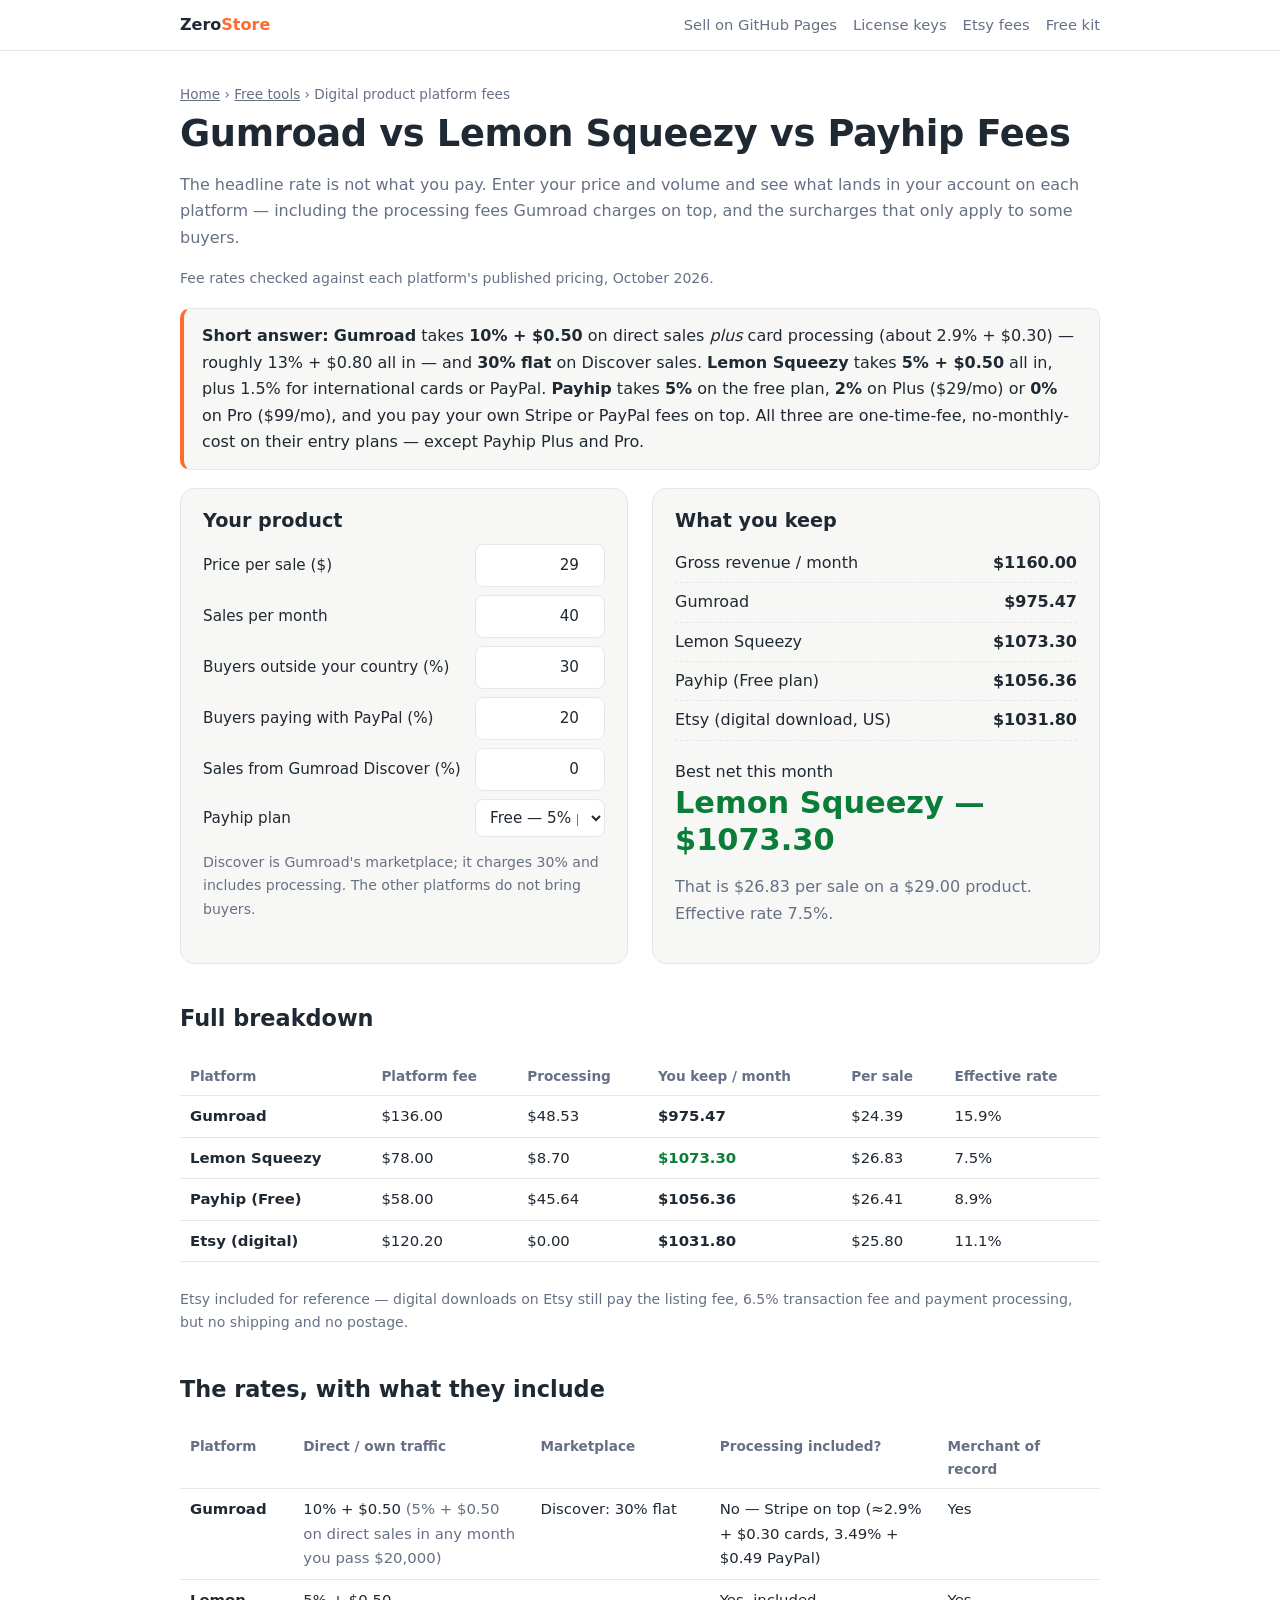
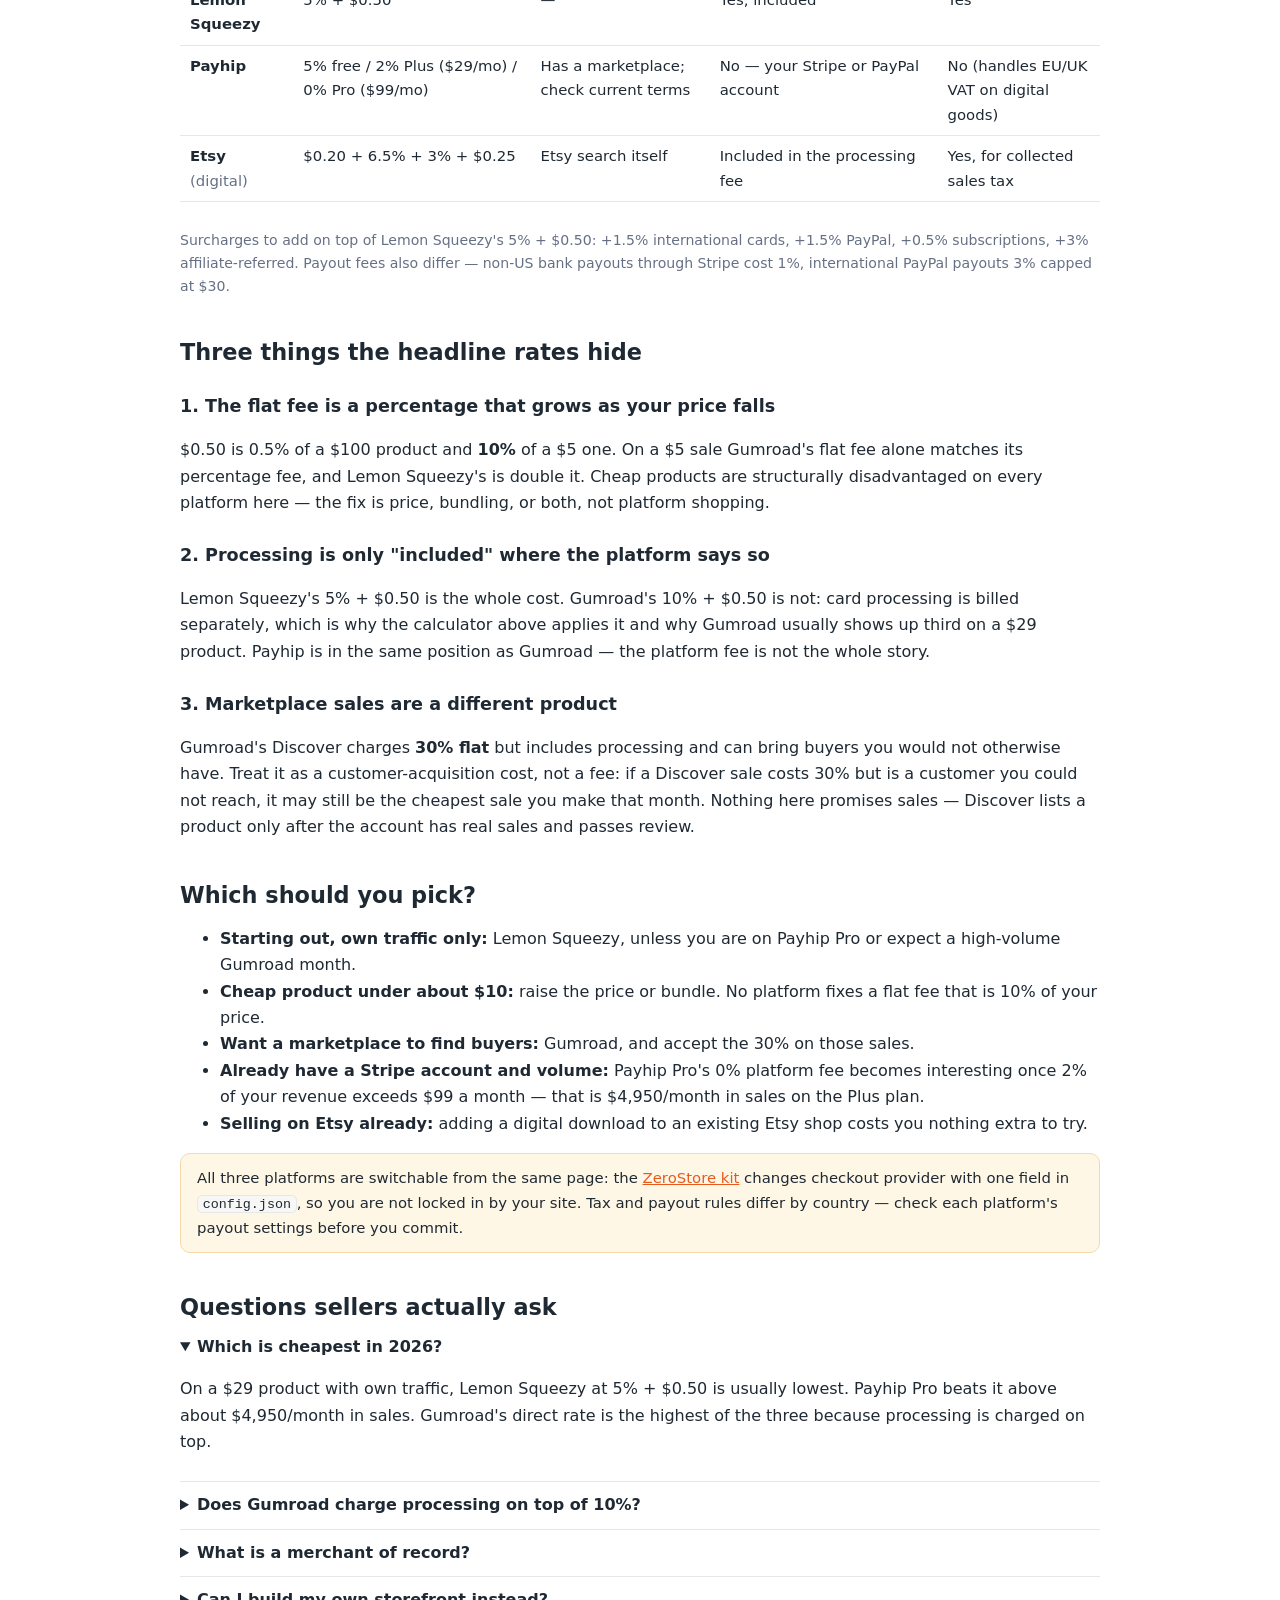
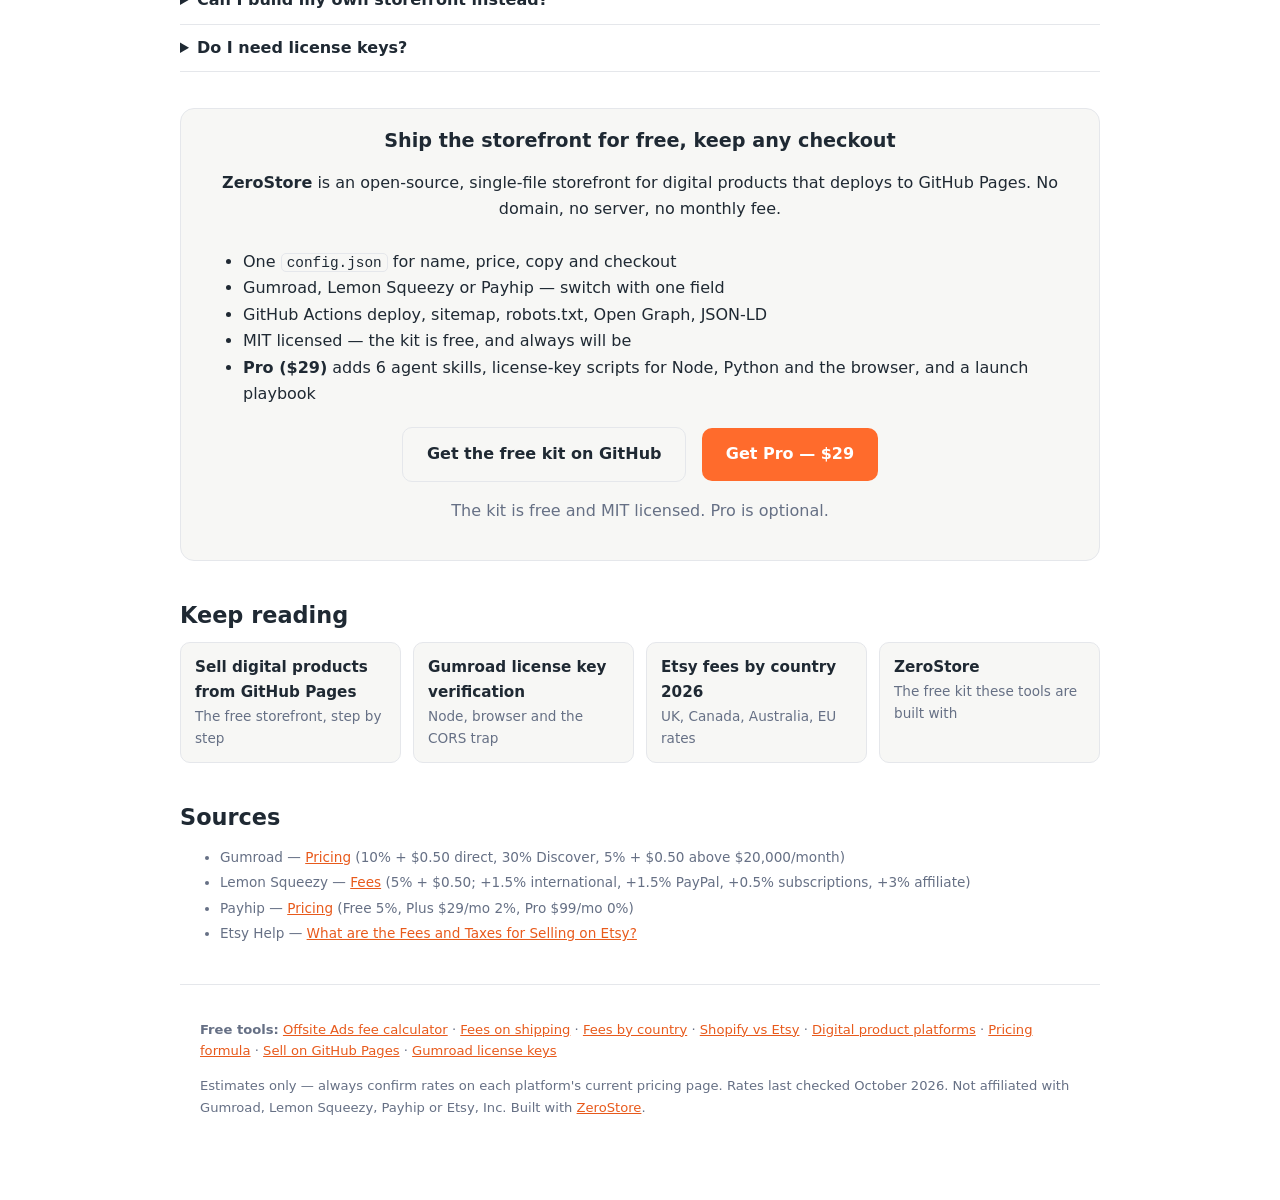
<file: tools/digital-product-platform-fees-calculator/index.html>
<!doctype html>
<html lang="en">
<head>
<meta charset="utf-8"><meta name="viewport" content="width=device-width,initial-scale=1">
<title>Gumroad vs Lemon Squeezy vs Payhip Fees 2026 — Calculator</title>
<meta name="description" content="Compare Gumroad, Lemon Squeezy and Payhip fees for 2026 side by side. Enter your price and monthly sales to see what you actually keep after the platform cut, card processing and international or PayPal surcharges.">
<link rel="canonical" href="https://astonysh.github.io/zerostore/tools/digital-product-platform-fees-calculator/">
<meta property="og:title" content="Gumroad vs Lemon Squeezy vs Payhip Fees 2026 — Calculator">
<meta property="og:description" content="What you actually keep on each platform, after every fee. Free, no signup.">
<meta property="og:url" content="https://astonysh.github.io/zerostore/tools/digital-product-platform-fees-calculator/">
<link rel="icon" href="../../assets/favicon.svg" type="image/svg+xml">
<link rel="stylesheet" href="../../assets/tools.css">
<script src="https://gumroad.com/js/gumroad.js"></script>
<script type="application/ld+json">{"@context":"https://schema.org","@type":"FAQPage","mainEntity":[
{"@type":"Question","name":"Which is cheaper in 2026: Gumroad, Lemon Squeezy or Payhip?","acceptedAnswer":{"@type":"Answer","text":"It depends on price and volume. Lemon Squeezy charges a flat 5% + $0.50 and is a merchant of record. Gumroad charges 10% + $0.50 plus card processing, so roughly 13% + $0.80 in total, but drops to 5% + $0.50 on direct sales in any month you pass $20,000. Payhip takes 5% on its free plan, 2% on the $29/month Plus plan and 0% on the $99/month Pro plan, and you pay Stripe or PayPal processing separately. Lemon Squeezy wins at most price points unless you are on Payhip Pro or a high-volume Gumroad month."}},
{"@type":"Question","name":"Does Gumroad charge payment processing on top of its 10%?","acceptedAnswer":{"@type":"Answer","text":"Yes, on direct sales. Gumroad takes 10% + $0.50 and Stripe charges about 2.9% + $0.30 for cards or 3.49% + $0.49 for PayPal on top. On a $30 card sale that is $3.50 to Gumroad plus $1.17 in processing. Discover sales are different: 30% flat, processing included."}},
{"@type":"Question","name":"What is a merchant of record and why does it matter?","acceptedAnswer":{"@type":"Answer","text":"A merchant of record is legally the seller, so it collects and remits sales tax and VAT worldwide on your behalf. Gumroad and Lemon Squeezy are merchants of record. Payhip handles EU and UK VAT on digital goods but leaves other tax obligations with you. If you are not a merchant of record, tax compliance is your problem."}},
{"@type":"Question","name":"Why does a $0.50 flat fee matter so much?","acceptedAnswer":{"@type":"Answer","text":"Because it does not scale down. On a $5 product, Gumroad's $0.50 is 10% of the price on its own, before the percentage fee or processing. On a $100 product it is 0.5%. Very cheap products are dominated by flat fees on every platform, which is why bundles and higher price points usually win."}},
{"@type":"Question","name":"Do any of these platforms bring me customers?","acceptedAnswer":{"@type":"Answer","text":"Gumroad Discover can, and it charges 30% for marketplace sales instead of the direct rate. Lemon Squeezy and Payhip do not bring buyers; you bring your own traffic. Assume you are responsible for getting visitors."}}]}</script>
</head>
<body>
<header class="topbar"><div class="in">
  <a class="brand" href="../../">Zero<span>Store</span></a>
  <nav>
    <a href="../../guides/sell-digital-products-github-pages/">Sell on GitHub Pages</a>
    <a href="../../guides/gumroad-license-key-verification-javascript/">License keys</a>
    <a href="../etsy-fees-by-country/">Etsy fees</a>
    <a href="../../">Free kit</a>
  </nav>
</div></header>

<main>
<p class="crumbs"><a href="../../">Home</a> › <a href="../../demo/seller-profit-sheets/">Free tools</a> › Digital product platform fees</p>
<h1>Gumroad vs Lemon Squeezy vs Payhip Fees</h1>
<p class="sub">The headline rate is not what you pay. Enter your price and volume and see what lands in your account on each platform — including the processing fees Gumroad charges on top, and the surcharges that only apply to some buyers.</p>
<p class="updated">Fee rates checked against each platform's published pricing, October 2026.</p>

<div class="answer">
<p><b>Short answer:</b> <b>Gumroad</b> takes <b>10% + $0.50</b> on direct sales <i>plus</i> card processing (about 2.9% + $0.30) — roughly 13% + $0.80 all in — and <b>30% flat</b> on Discover sales. <b>Lemon Squeezy</b> takes <b>5% + $0.50</b> all in, plus 1.5% for international cards or PayPal. <b>Payhip</b> takes <b>5%</b> on the free plan, <b>2%</b> on Plus ($29/mo) or <b>0%</b> on Pro ($99/mo), and you pay your own Stripe or PayPal fees on top. All three are one-time-fee, no-monthly-cost on their entry plans — except Payhip Plus and Pro.</p>
</div>

<div class="grid">
<section class="card" aria-label="Inputs">
  <h2 style="margin-top:0">Your product</h2>
  <label>Price per sale ($)<input id="price" type="number" step="0.01" min="0" value="29"></label>
  <label>Sales per month<input id="sales" type="number" step="1" min="0" value="40"></label>
  <label>Buyers outside your country (%)<input id="intl" type="number" step="1" min="0" max="100" value="30"></label>
  <label>Buyers paying with PayPal (%)<input id="pp" type="number" step="1" min="0" max="100" value="20"></label>
  <label>Sales from Gumroad Discover (%)<input id="discover" type="number" step="1" min="0" max="100" value="0"></label>
  <label>Payhip plan<select id="payhip">
    <option value="5|0">Free — 5% per sale</option>
    <option value="2|29">Plus — $29/mo, 2% per sale</option>
    <option value="0|99">Pro — $99/mo, 0% per sale</option>
  </select></label>
  <p class="updated">Discover is Gumroad's marketplace; it charges 30% and includes processing. The other platforms do not bring buyers.</p>
</section>

<section class="card" aria-live="polite">
  <h2 style="margin-top:0">What you keep</h2>
  <div class="row"><span>Gross revenue / month</span><b id="o_rev">$0.00</b></div>
  <div class="row"><span>Gumroad</span><b id="o_gum"></b></div>
  <div class="row"><span>Lemon Squeezy</span><b id="o_ls"></b></div>
  <div class="row"><span id="o_php_label">Payhip</span><b id="o_php"></b></div>
  <div class="row"><span>Etsy (digital download, US)</span><b id="o_etsy"></b></div>
  <p style="margin:18px 0 0">Best net this month</p>
  <div class="big ok" id="o_best">—</div>
  <p class="sub" id="o_bestnote"></p>
</section>
</div>

<section>
  <h2>Full breakdown</h2>
  <div class="scroll">
  <table>
    <thead><tr><th>Platform</th><th>Platform fee</th><th>Processing</th><th>You keep / month</th><th>Per sale</th><th>Effective rate</th></tr></thead>
    <tbody id="grid"></tbody>
  </table>
  </div>
  <p class="updated">Etsy included for reference — digital downloads on Etsy still pay the listing fee, 6.5% transaction fee and payment processing, but no shipping and no postage.</p>
</section>

<section>
  <h2>The rates, with what they include</h2>
  <div class="scroll">
  <table>
    <thead><tr><th>Platform</th><th>Direct / own traffic</th><th>Marketplace</th><th>Processing included?</th><th>Merchant of record</th></tr></thead>
    <tbody>
      <tr><td><b>Gumroad</b></td><td>10% + $0.50 <span class="mut">(5% + $0.50 on direct sales in any month you pass $20,000)</span></td><td>Discover: 30% flat</td><td>No — Stripe on top (≈2.9% + $0.30 cards, 3.49% + $0.49 PayPal)</td><td>Yes</td></tr>
      <tr><td><b>Lemon Squeezy</b></td><td>5% + $0.50</td><td>—</td><td>Yes, included</td><td>Yes</td></tr>
      <tr><td><b>Payhip</b></td><td>5% free / 2% Plus ($29/mo) / 0% Pro ($99/mo)</td><td>Has a marketplace; check current terms</td><td>No — your Stripe or PayPal account</td><td>No (handles EU/UK VAT on digital goods)</td></tr>
      <tr><td><b>Etsy</b> <span class="mut">(digital)</span></td><td>$0.20 + 6.5% + 3% + $0.25</td><td>Etsy search itself</td><td>Included in the processing fee</td><td>Yes, for collected sales tax</td></tr>
    </tbody>
  </table>
  </div>
  <p class="updated">Surcharges to add on top of Lemon Squeezy's 5% + $0.50: +1.5% international cards, +1.5% PayPal, +0.5% subscriptions, +3% affiliate-referred. Payout fees also differ — non-US bank payouts through Stripe cost 1%, international PayPal payouts 3% capped at $30.</p>
</section>

<section>
  <h2>Three things the headline rates hide</h2>
  <h3>1. The flat fee is a percentage that grows as your price falls</h3>
  <p>$0.50 is 0.5% of a $100 product and <b>10%</b> of a $5 one. On a $5 sale Gumroad's flat fee alone matches its percentage fee, and Lemon Squeezy's is double it. Cheap products are structurally disadvantaged on every platform here — the fix is price, bundling, or both, not platform shopping.</p>
  <h3>2. Processing is only "included" where the platform says so</h3>
  <p>Lemon Squeezy's 5% + $0.50 is the whole cost. Gumroad's 10% + $0.50 is not: card processing is billed separately, which is why the calculator above applies it and why Gumroad usually shows up third on a $29 product. Payhip is in the same position as Gumroad — the platform fee is not the whole story.</p>
  <h3>3. Marketplace sales are a different product</h3>
  <p>Gumroad's Discover charges <b>30% flat</b> but includes processing and can bring buyers you would not otherwise have. Treat it as a customer-acquisition cost, not a fee: if a Discover sale costs 30% but is a customer you could not reach, it may still be the cheapest sale you make that month. Nothing here promises sales — Discover lists a product only after the account has real sales and passes review.</p>
</section>

<section>
  <h2>Which should you pick?</h2>
  <ul>
    <li><b>Starting out, own traffic only:</b> Lemon Squeezy, unless you are on Payhip Pro or expect a high-volume Gumroad month.</li>
    <li><b>Cheap product under about $10:</b> raise the price or bundle. No platform fixes a flat fee that is 10% of your price.</li>
    <li><b>Want a marketplace to find buyers:</b> Gumroad, and accept the 30% on those sales.</li>
    <li><b>Already have a Stripe account and volume:</b> Payhip Pro's 0% platform fee becomes interesting once 2% of your revenue exceeds $99 a month — that is $4,950/month in sales on the Plus plan.</li>
    <li><b>Selling on Etsy already:</b> adding a digital download to an existing Etsy shop costs you nothing extra to try.</li>
  </ul>
  <div class="note">All three platforms are switchable from the same page: the <a href="https://github.com/astonysh/zerostore">ZeroStore kit</a> changes checkout provider with one field in <code>config.json</code>, so you are not locked in by your site. Tax and payout rules differ by country — check each platform's payout settings before you commit.</div>
</section>

<section>
  <h2>Questions sellers actually ask</h2>
  <details open><summary>Which is cheapest in 2026?</summary><p>On a $29 product with own traffic, Lemon Squeezy at 5% + $0.50 is usually lowest. Payhip Pro beats it above about $4,950/month in sales. Gumroad's direct rate is the highest of the three because processing is charged on top.</p></details>
  <details><summary>Does Gumroad charge processing on top of 10%?</summary><p>Yes, on direct sales. Discover sales are 30% flat with processing included.</p></details>
  <details><summary>What is a merchant of record?</summary><p>The party legally selling to the buyer, responsible for collecting and remitting sales tax and VAT. Gumroad and Lemon Squeezy are merchants of record; Payhip is not, though it handles EU/UK VAT on digital goods.</p></details>
  <details><summary>Can I build my own storefront instead?</summary><p>Yes, and you can still use any of these three as the checkout — which is exactly what the <a href="../../guides/sell-digital-products-github-pages/">ZeroStore kit</a> does. A static storefront on GitHub Pages costs nothing to host and you keep the platform you prefer.</p></details>
  <details><summary>Do I need license keys?</summary><p>Only if you are selling software. Gumroad has a verification API — see the <a href="../../guides/gumroad-license-key-verification-javascript/">JavaScript guide</a> — and Lemon Squeezy and Payhip both issue keys too.</p></details>
</section>

<section class="cta card">
  <h2>Ship the storefront for free, keep any checkout</h2>
  <p><b>ZeroStore</b> is an open-source, single-file storefront for digital products that deploys to GitHub Pages. No domain, no server, no monthly fee.</p>
  <ul>
    <li>One <code>config.json</code> for name, price, copy and checkout</li>
    <li>Gumroad, Lemon Squeezy or Payhip — switch with one field</li>
    <li>GitHub Actions deploy, sitemap, robots.txt, Open Graph, JSON-LD</li>
    <li>MIT licensed — the kit is free, and always will be</li>
    <li><b>Pro ($29)</b> adds 6 agent skills, license-key scripts for Node, Python and the browser, and a launch playbook</li>
  </ul><br>
  <a class="btn btn-ghost" href="https://github.com/astonysh/zerostore" style="background:var(--card);color:var(--fg);border:1px solid var(--line)">Get the free kit on GitHub</a>
  &nbsp;
  <a class="btn gumroad-button" href="https://astonysh.gumroad.com/l/zerostore-pro">Get Pro — $29</a>
  <p class="sub">The kit is free and MIT licensed. Pro is optional.</p>
</section>

<section>
  <h2>Keep reading</h2>
  <div class="related">
    <a href="../../guides/sell-digital-products-github-pages/">Sell digital products from GitHub Pages<span>The free storefront, step by step</span></a>
    <a href="../../guides/gumroad-license-key-verification-javascript/">Gumroad license key verification<span>Node, browser and the CORS trap</span></a>
    <a href="../etsy-fees-by-country/">Etsy fees by country 2026<span>UK, Canada, Australia, EU rates</span></a>
    <a href="../../">ZeroStore<span>The free kit these tools are built with</span></a>
  </div>
</section>

<section>
  <h2>Sources</h2>
  <ul class="sources">
    <li>Gumroad — <a href="https://gumroad.com/pricing" rel="nofollow noopener">Pricing</a> (10% + $0.50 direct, 30% Discover, 5% + $0.50 above $20,000/month)</li>
    <li>Lemon Squeezy — <a href="https://docs.lemonsqueezy.com/help/getting-started/fees" rel="nofollow noopener">Fees</a> (5% + $0.50; +1.5% international, +1.5% PayPal, +0.5% subscriptions, +3% affiliate)</li>
    <li>Payhip — <a href="https://payhip.com/pricing" rel="nofollow noopener">Pricing</a> (Free 5%, Plus $29/mo 2%, Pro $99/mo 0%)</li>
    <li>Etsy Help — <a href="https://help.etsy.com/hc/en-us/articles/115014483627-What-are-the-Fees-and-Taxes-for-Selling-on-Etsy" rel="nofollow noopener">What are the Fees and Taxes for Selling on Etsy?</a></li>
  </ul>
</section>

<footer>
  <p><b>Free tools:</b>
    <a href="../etsy-offsite-ads-fee-calculator/">Offsite Ads fee calculator</a> ·
    <a href="../etsy-fees-on-shipping-calculator/">Fees on shipping</a> ·
    <a href="../etsy-fees-by-country/">Fees by country</a> ·
    <a href="../shopify-vs-etsy-fees-calculator/">Shopify vs Etsy</a> ·
    <a href="./">Digital product platforms</a> ·
    <a href="../../guides/etsy-pricing-formula/">Pricing formula</a> ·
    <a href="../../guides/sell-digital-products-github-pages/">Sell on GitHub Pages</a> ·
    <a href="../../guides/gumroad-license-key-verification-javascript/">Gumroad license keys</a>
  </p>
  <p>Estimates only — always confirm rates on each platform's current pricing page. Rates last checked October 2026. Not affiliated with Gumroad, Lemon Squeezy, Payhip or Etsy, Inc. Built with <a href="../../">ZeroStore</a>.</p>
</footer>
</main>

<script>
(function(){
  var $=function(id){return document.getElementById(id);};
  var num=function(id){var v=parseFloat($(id).value);return isNaN(v)?0:v;};
  var money=function(x){return (x<0?"-":"")+"$"+(Math.abs(x)+1e-9).toFixed(2);};

  function calc(){
    var price=num('price'), sales=Math.max(0,Math.round(num('sales')));
    var intl=num('intl')/100, ppShare=num('pp')/100;
    var cardShare=Math.max(0,1-ppShare);
    var discover=num('discover')/100;
    var p=$('payhip').value.split('|');
    var phpRate=parseFloat(p[0])/100, phpPlan=parseFloat(p[1]);

    var revenue=price*sales;

    // --- Gumroad ---
    var dSales=sales*(1-discover);
    var dRev=dSales*price;
    var rate=dRev>20000?0.05:0.10;
    var gumFee=dRev*rate+dSales*0.50;
    var gumProc=dRev*(cardShare*0.029+ppShare*0.0349)+dSales*(cardShare*0.30+ppShare*0.49);
    var discRev=revenue-dRev;
    var gumNet=dRev-gumFee-gumProc+discRev*0.70;

    // --- Lemon Squeezy ---
    var lsFee=revenue*0.05+sales*0.50;
    var lsSur=revenue*intl*0.015+revenue*ppShare*0.015;
    var lsNet=revenue-lsFee-lsSur;

    // --- Payhip ---
    var phpFee=revenue*phpRate;
    var phpProc=revenue*0.029+sales*0.30;
    var phpNet=revenue-phpFee-phpProc-phpPlan;

    // --- Etsy digital (US) ---
    var etsyFee=sales*0.20+revenue*0.065+revenue*0.03+sales*0.25;
    var etsyNet=revenue-etsyFee;

    var rows=[
      {name:'Gumroad', net:gumNet, fee:gumFee, proc:gumProc},
      {name:'Lemon Squeezy', net:lsNet, fee:lsFee, proc:lsSur},
      {name:'Payhip'+(phpPlan?' ('+(phpRate*100).toFixed(0)+'% + $'+phpPlan+'/mo)':' (Free)'), net:phpNet, fee:phpFee, proc:phpProc+phpPlan},
      {name:'Etsy (digital)', net:etsyNet, fee:etsyFee-sales*0.20, proc:0}
    ];

    $('o_rev').textContent=money(revenue);
    $('o_gum').textContent=money(gumNet);
    $('o_ls').textContent=money(lsNet);
    $('o_php_label').textContent='Payhip'+(phpPlan?' (+ $'+phpPlan+'/mo)':' (Free plan)');
    $('o_php').textContent=money(phpNet);
    $('o_etsy').textContent=money(etsyNet);

    var best=rows[0];
    for(var i=1;i<rows.length;i++){ if(rows[i].net>best.net) best=rows[i]; }
    $('o_best').textContent=best.name+' — '+money(best.net);
    var perSale=sales?best.net/sales:0;
    $('o_bestnote').textContent = sales
      ? 'That is '+money(perSale)+' per sale on a '+money(price)+' product. Effective rate '+(((revenue-best.net)/revenue)*100).toFixed(1)+'%.'
      : 'Enter sales per month to compare.';

    var html='';
    for(var j=0;j<rows.length;j++){
      var r=rows[j];
      var eff=revenue?(((revenue-r.net)/revenue)*100).toFixed(1)+'%':'—';
      var cls=r===best?'ok':'';
      html+='<tr><td><b>'+r.name+'</b></td><td>'+money(r.fee)+'</td><td>'+money(r.proc)+'</td>'
          + '<td class="'+cls+'"><b>'+money(r.net)+'</b></td>'
          + '<td>'+(sales?money(r.net/sales):'—')+'</td><td>'+eff+'</td></tr>';
    }
    $('grid').innerHTML=html;
  }

  document.querySelectorAll('input,select').forEach(function(e){e.addEventListener('input',calc);e.addEventListener('change',calc);});
  calc();
})();
</script>
</body>
</html>
</file>
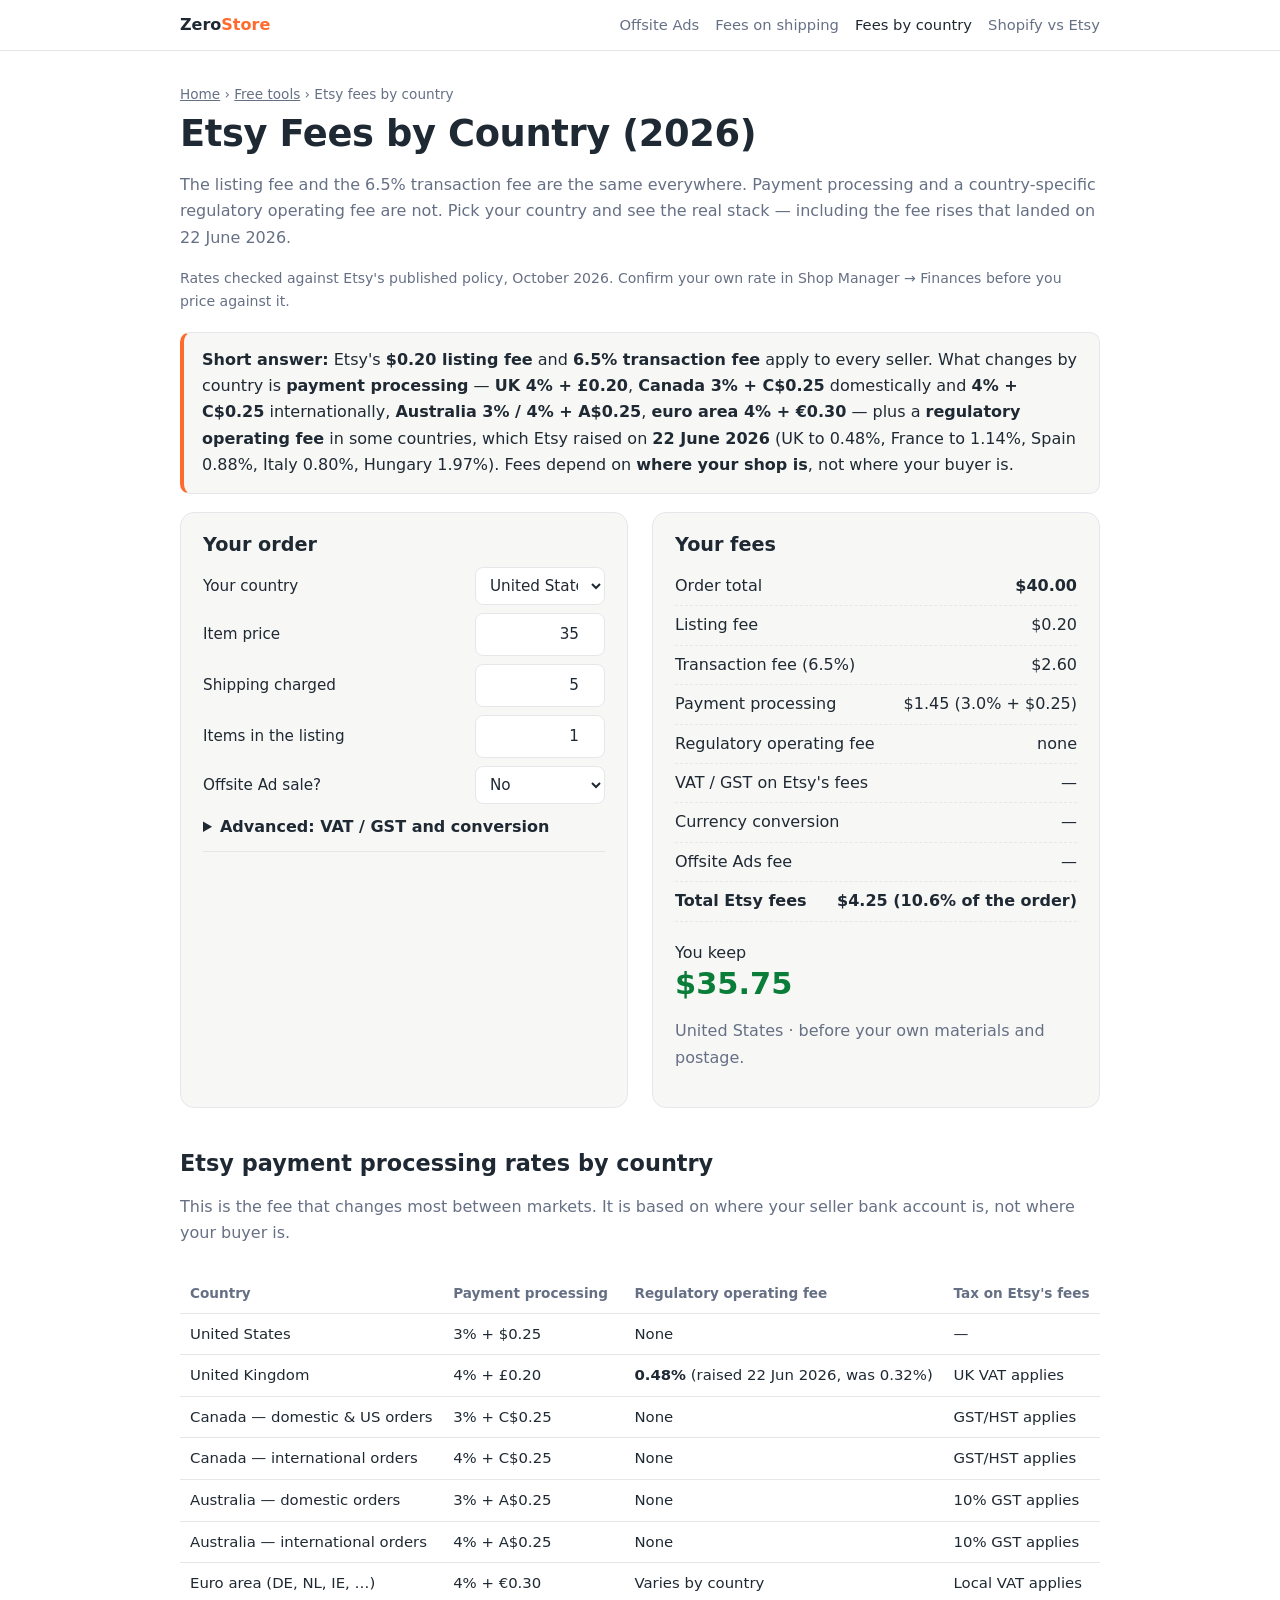
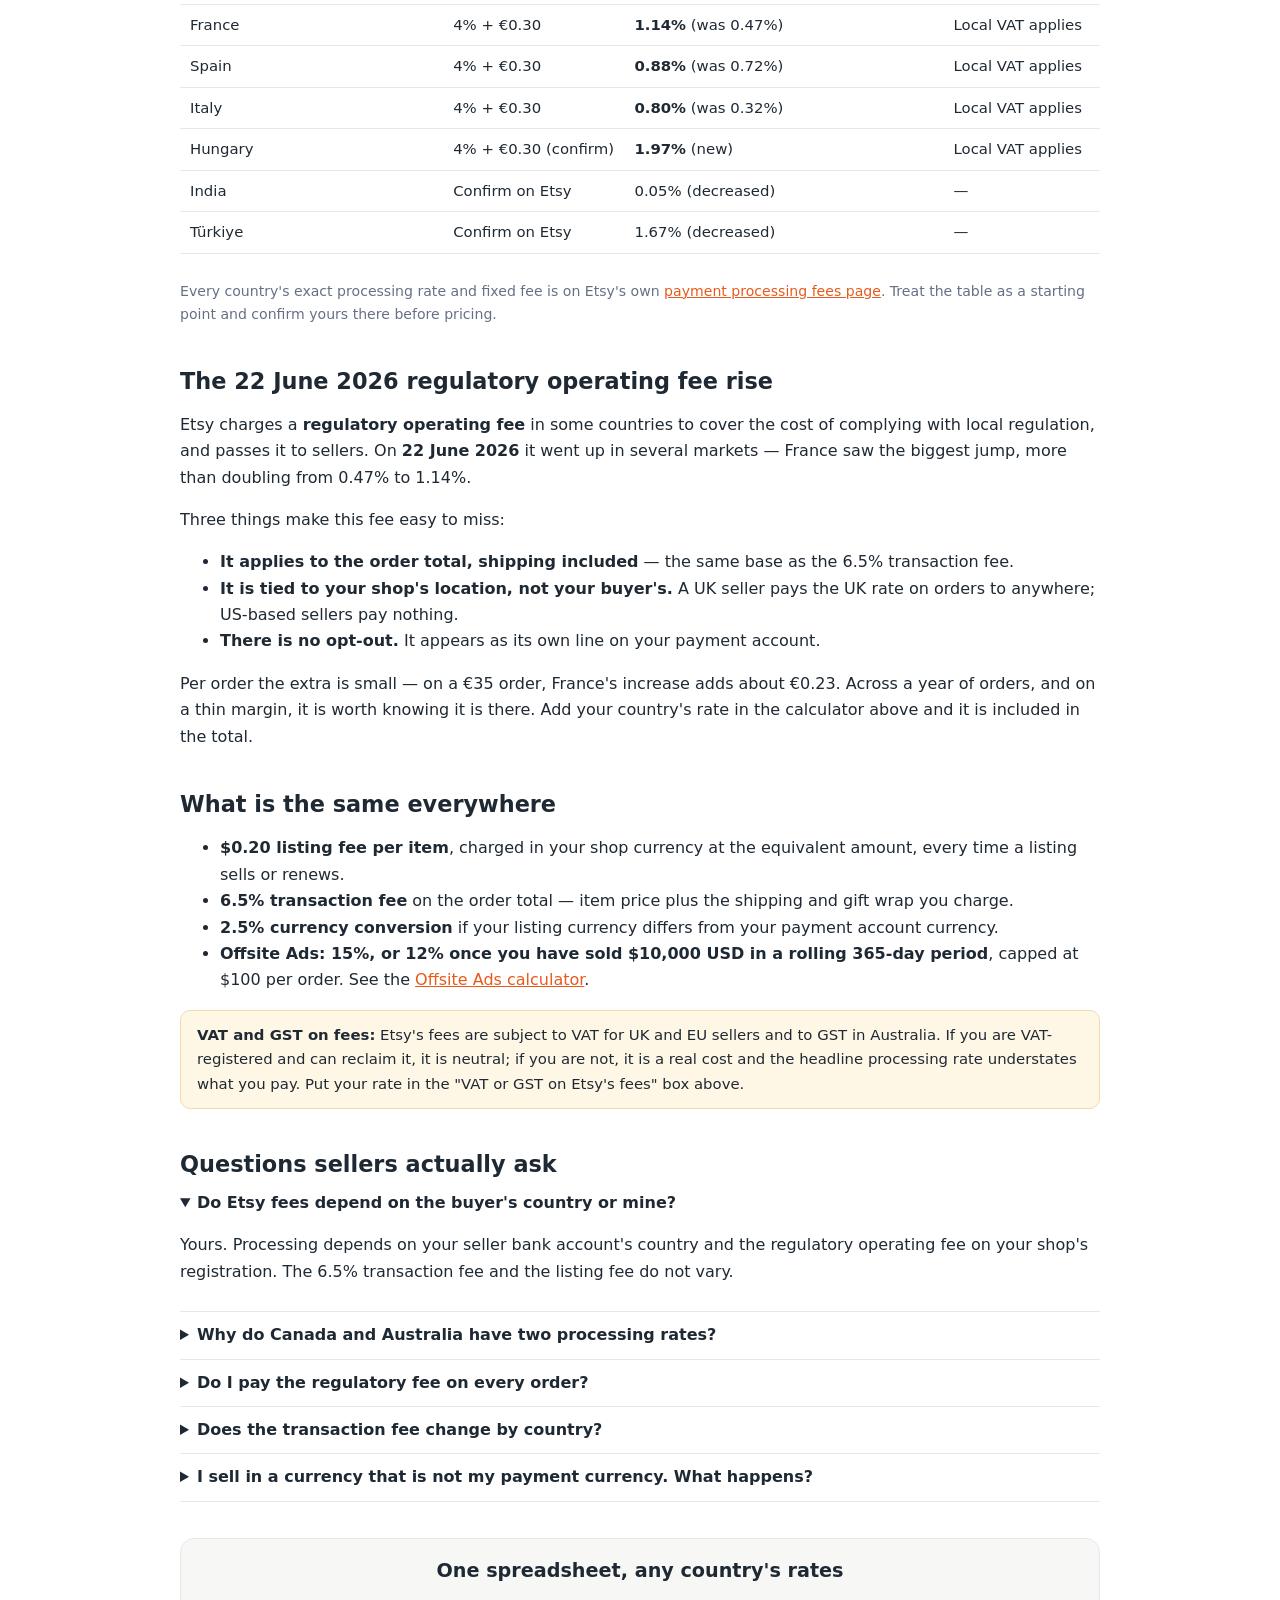
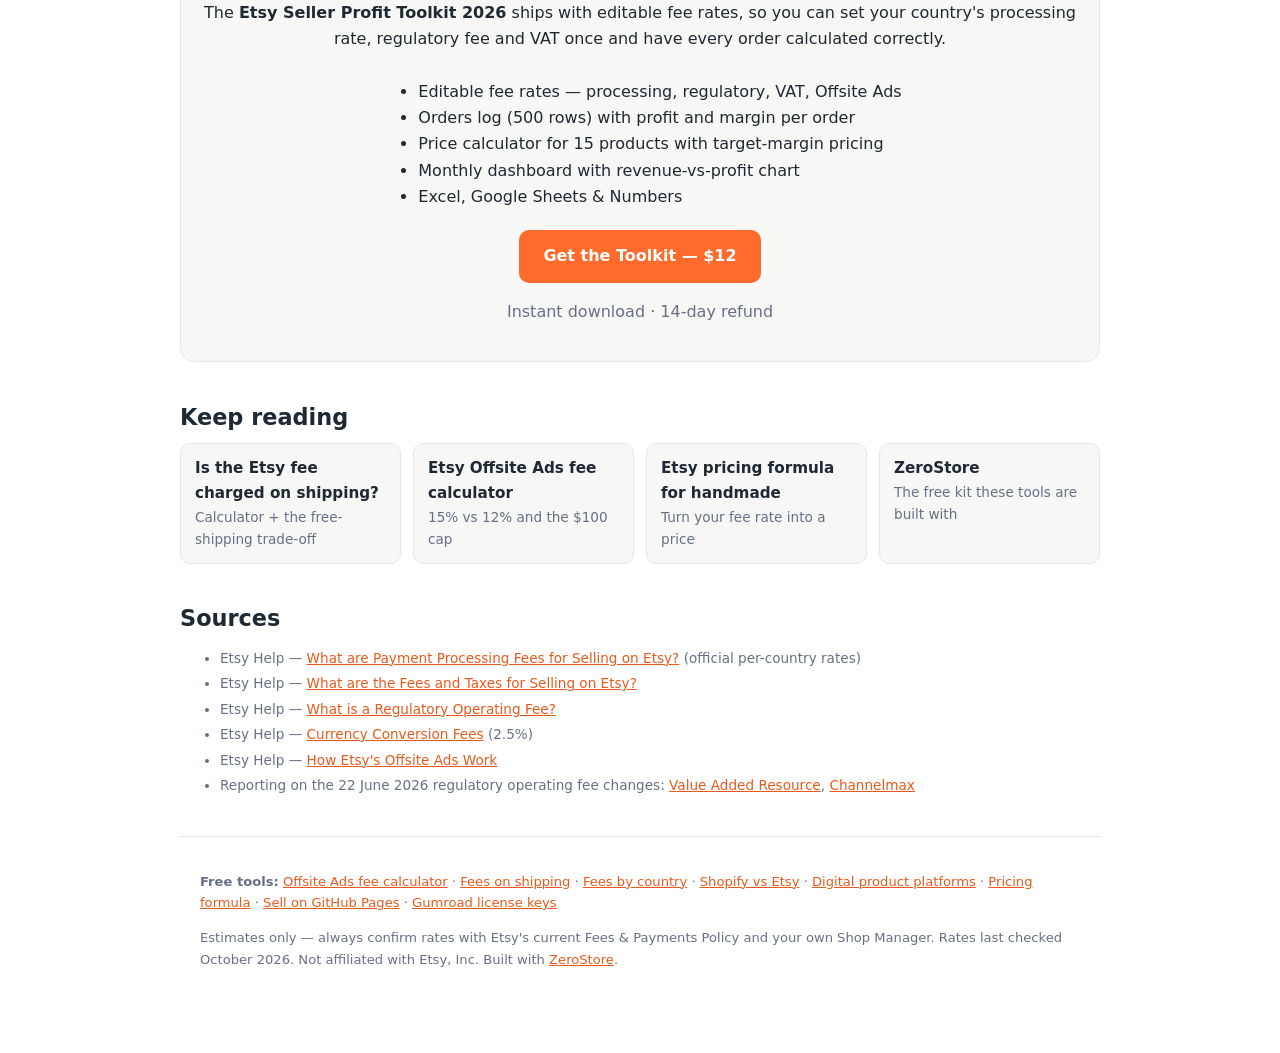
<file: tools/etsy-fees-by-country/index.html>
<!doctype html>
<html lang="en">
<head>
<meta charset="utf-8"><meta name="viewport" content="width=device-width,initial-scale=1">
<title>Etsy Fees by Country 2026 — UK, Canada, Australia &amp; EU Rates</title>
<meta name="description" content="Etsy fees for UK, Canada, Australia and EU sellers in 2026: payment processing rates by country, the June 2026 regulatory operating fee rise, VAT on Etsy's fees, and a calculator that uses your country's real numbers.">
<link rel="canonical" href="https://astonysh.github.io/zerostore/tools/etsy-fees-by-country/">
<meta property="og:title" content="Etsy Fees by Country 2026 — UK, Canada, Australia &amp; EU Rates">
<meta property="og:description" content="Processing rates, the June 2026 regulatory fee rise and VAT on fees — with a country-aware calculator.">
<meta property="og:url" content="https://astonysh.github.io/zerostore/tools/etsy-fees-by-country/">
<link rel="icon" href="../../assets/favicon.svg" type="image/svg+xml">
<link rel="stylesheet" href="../../assets/tools.css">
<script src="https://gumroad.com/js/gumroad.js"></script>
<script type="application/ld+json">{"@context":"https://schema.org","@type":"FAQPage","mainEntity":[
{"@type":"Question","name":"What are Etsy's fees for UK sellers in 2026?","acceptedAnswer":{"@type":"Answer","text":"UK sellers pay the $0.20 listing fee, Etsy's 6.5% transaction fee on the order total including shipping, and payment processing of 4% + £0.20. Since 22 June 2026 the UK regulatory operating fee is 0.48%, up from 0.32%. Etsy's fees are also subject to UK VAT, so a seller who cannot reclaim it pays more than the headline rates suggest."}},
{"@type":"Question","name":"What are Etsy's fees for Canadian sellers in 2026?","acceptedAnswer":{"@type":"Answer","text":"Canadian sellers pay the $0.20 listing fee, 6.5% transaction fee, and payment processing of 3% + C$0.25 on domestic and US orders, or 4% + C$0.25 on international orders. Canada does not have a regulatory operating fee. GST/HST applies to Etsy's service fees."}},
{"@type":"Question","name":"What are Etsy's fees for Australian sellers in 2026?","acceptedAnswer":{"@type":"Answer","text":"Australian sellers pay the $0.20 listing fee, 6.5% transaction fee, and payment processing of 3% + A$0.25 on domestic orders or 4% + A$0.25 on international orders. A 10% GST applies to Etsy's service fees."}},
{"@type":"Question","name":"Do Etsy fees depend on where the buyer is or where the seller is?","acceptedAnswer":{"@type":"Answer","text":"On where the seller is. Payment processing depends on the country of your seller bank account, and the regulatory operating fee is tied to where your shop is registered. The 6.5% transaction fee and the listing fee are the same for everyone."}},
{"@type":"Question","name":"What is Etsy's regulatory operating fee?","acceptedAnswer":{"@type":"Answer","text":"A percentage Etsy adds to cover the cost of complying with local regulations in certain countries. On 22 June 2026 Etsy raised it in several markets: France to 1.14%, Hungary to 1.97%, Spain to 0.88%, Italy to 0.80% and the UK to 0.48%, while India and Turkey decreased. It applies to the order total including shipping and there is no way to opt out."}}]}</script>
</head>
<body>
<header class="topbar"><div class="in">
  <a class="brand" href="../../">Zero<span>Store</span></a>
  <nav>
    <a href="../etsy-offsite-ads-fee-calculator/">Offsite Ads</a>
    <a href="../etsy-fees-on-shipping-calculator/">Fees on shipping</a>
    <a href="./" aria-current="page">Fees by country</a>
    <a href="../shopify-vs-etsy-fees-calculator/">Shopify vs Etsy</a>
  </nav>
</div></header>

<main>
<p class="crumbs"><a href="../../">Home</a> › <a href="../../demo/seller-profit-sheets/">Free tools</a> › Etsy fees by country</p>
<h1>Etsy Fees by Country (2026)</h1>
<p class="sub">The listing fee and the 6.5% transaction fee are the same everywhere. Payment processing and a country-specific regulatory operating fee are not. Pick your country and see the real stack — including the fee rises that landed on 22 June 2026.</p>
<p class="updated">Rates checked against Etsy's published policy, October 2026. Confirm your own rate in Shop Manager → Finances before you price against it.</p>

<div class="answer">
<p><b>Short answer:</b> Etsy's <b>$0.20 listing fee</b> and <b>6.5% transaction fee</b> apply to every seller. What changes by country is <b>payment processing</b> — <b>UK 4% + £0.20</b>, <b>Canada 3% + C$0.25</b> domestically and <b>4% + C$0.25</b> internationally, <b>Australia 3% / 4% + A$0.25</b>, <b>euro area 4% + €0.30</b> — plus a <b>regulatory operating fee</b> in some countries, which Etsy raised on <b>22 June 2026</b> (UK to 0.48%, France to 1.14%, Spain 0.88%, Italy 0.80%, Hungary 1.97%). Fees depend on <b>where your shop is</b>, not where your buyer is.</p>
</div>

<div class="grid">
<section class="card" aria-label="Inputs">
  <h2 style="margin-top:0">Your order</h2>
  <label>Your country
    <select id="country">
      <option value="US|3|0.25|$|0|United States" selected>United States — 3% + $0.25</option>
      <option value="UK|4|0.20|£|0.48|United Kingdom">United Kingdom — 4% + £0.20</option>
      <option value="CA|3|0.25|C$|0|Canada">Canada — domestic &amp; US orders: 3% + C$0.25</option>
      <option value="CA|4|0.25|C$|0|Canada">Canada — international orders: 4% + C$0.25</option>
      <option value="AU|3|0.25|A$|0|Australia">Australia — domestic orders: 3% + A$0.25</option>
      <option value="AU|4|0.25|A$|0|Australia">Australia — international orders: 4% + A$0.25</option>
      <option value="EU|4|0.30|€|0|Euro area">Euro area (DE, NL, IE…) — 4% + €0.30</option>
      <option value="FR|4|0.30|€|1.14|France">France — 4% + €0.30</option>
      <option value="ES|4|0.30|€|0.88|Spain">Spain — 4% + €0.30</option>
      <option value="IT|4|0.30|€|0.80|Italy">Italy — 4% + €0.30</option>
    </select>
  </label>
  <label>Item price<input id="price" type="number" step="0.01" min="0" value="35"></label>
  <label>Shipping charged<input id="ship" type="number" step="0.01" min="0" value="5"></label>
  <label>Items in the listing<input id="qty" type="number" step="1" min="1" value="1"></label>
  <label>Offsite Ad sale?<select id="ad"><option value="0">No</option><option value="0.15">Yes (15%)</option><option value="0.12">Yes (12%)</option></select></label>
  <details><summary>Advanced: VAT / GST and conversion</summary>
    <label>VAT or GST on Etsy's fees (%)<input id="vat" type="number" step="0.5" min="0" value="0"></label>
    <label>Currency conversion (2.5%)?<select id="fx"><option value="0">No</option><option value="2.5">Yes</option></select></label>
  </details>
</section>

<section class="card" aria-live="polite">
  <h2 style="margin-top:0">Your fees</h2>
  <div class="row"><span>Order total</span><b id="o_gross">—</b></div>
  <div class="row"><span>Listing fee</span><span id="o_list"></span></div>
  <div class="row"><span>Transaction fee (6.5%)</span><span id="o_txn"></span></div>
  <div class="row"><span>Payment processing</span><span id="o_pp"></span></div>
  <div class="row"><span>Regulatory operating fee</span><span id="o_reg"></span></div>
  <div class="row"><span>VAT / GST on Etsy's fees</span><span id="o_vat"></span></div>
  <div class="row"><span>Currency conversion</span><span id="o_fx"></span></div>
  <div class="row"><span>Offsite Ads fee</span><span id="o_ad"></span></div>
  <div class="row total"><span>Total Etsy fees</span><span id="o_fees"></span></div>
  <p style="margin:18px 0 0">You keep</p>
  <div class="big" id="o_keep">—</div>
  <p class="sub" id="o_note"></p>
</section>
</div>

<section>
  <h2>Etsy payment processing rates by country</h2>
  <p class="sub">This is the fee that changes most between markets. It is based on where your seller bank account is, not where your buyer is.</p>
  <div class="scroll">
  <table>
    <thead><tr><th>Country</th><th>Payment processing</th><th>Regulatory operating fee</th><th>Tax on Etsy's fees</th></tr></thead>
    <tbody>
      <tr><td>United States</td><td>3% + $0.25</td><td>None</td><td>—</td></tr>
      <tr><td>United Kingdom</td><td>4% + £0.20</td><td><b>0.48%</b> (raised 22 Jun 2026, was 0.32%)</td><td>UK VAT applies</td></tr>
      <tr><td>Canada — domestic &amp; US orders</td><td>3% + C$0.25</td><td>None</td><td>GST/HST applies</td></tr>
      <tr><td>Canada — international orders</td><td>4% + C$0.25</td><td>None</td><td>GST/HST applies</td></tr>
      <tr><td>Australia — domestic orders</td><td>3% + A$0.25</td><td>None</td><td>10% GST applies</td></tr>
      <tr><td>Australia — international orders</td><td>4% + A$0.25</td><td>None</td><td>10% GST applies</td></tr>
      <tr><td>Euro area (DE, NL, IE, …)</td><td>4% + €0.30</td><td>Varies by country</td><td>Local VAT applies</td></tr>
      <tr><td>France</td><td>4% + €0.30</td><td><b>1.14%</b> (was 0.47%)</td><td>Local VAT applies</td></tr>
      <tr><td>Spain</td><td>4% + €0.30</td><td><b>0.88%</b> (was 0.72%)</td><td>Local VAT applies</td></tr>
      <tr><td>Italy</td><td>4% + €0.30</td><td><b>0.80%</b> (was 0.32%)</td><td>Local VAT applies</td></tr>
      <tr><td>Hungary</td><td>4% + €0.30 (confirm)</td><td><b>1.97%</b> (new)</td><td>Local VAT applies</td></tr>
      <tr><td>India</td><td>Confirm on Etsy</td><td>0.05% (decreased)</td><td>—</td></tr>
      <tr><td>Türkiye</td><td>Confirm on Etsy</td><td>1.67% (decreased)</td><td>—</td></tr>
    </tbody>
  </table>
  </div>
  <p class="updated">Every country's exact processing rate and fixed fee is on Etsy's own <a href="https://help.etsy.com/hc/en-us/articles/115015628847-What-are-Payment-Processing-Fees-for-Selling-on-Etsy" rel="nofollow noopener">payment processing fees page</a>. Treat the table as a starting point and confirm yours there before pricing.</p>
</section>

<section>
  <h2>The 22 June 2026 regulatory operating fee rise</h2>
  <p>Etsy charges a <b>regulatory operating fee</b> in some countries to cover the cost of complying with local regulation, and passes it to sellers. On <b>22 June 2026</b> it went up in several markets — France saw the biggest jump, more than doubling from 0.47% to 1.14%.</p>
  <p>Three things make this fee easy to miss:</p>
  <ul>
    <li><b>It applies to the order total, shipping included</b> — the same base as the 6.5% transaction fee.</li>
    <li><b>It is tied to your shop's location, not your buyer's.</b> A UK seller pays the UK rate on orders to anywhere; US-based sellers pay nothing.</li>
    <li><b>There is no opt-out.</b> It appears as its own line on your payment account.</li>
  </ul>
  <p>Per order the extra is small — on a €35 order, France's increase adds about €0.23. Across a year of orders, and on a thin margin, it is worth knowing it is there. Add your country's rate in the calculator above and it is included in the total.</p>
</section>

<section>
  <h2>What is the same everywhere</h2>
  <ul>
    <li><b>$0.20 listing fee per item</b>, charged in your shop currency at the equivalent amount, every time a listing sells or renews.</li>
    <li><b>6.5% transaction fee</b> on the order total — item price plus the shipping and gift wrap you charge.</li>
    <li><b>2.5% currency conversion</b> if your listing currency differs from your payment account currency.</li>
    <li><b>Offsite Ads: 15%, or 12% once you have sold $10,000 USD in a rolling 365-day period</b>, capped at $100 per order. See the <a href="../etsy-offsite-ads-fee-calculator/">Offsite Ads calculator</a>.</li>
  </ul>
  <div class="note"><b>VAT and GST on fees:</b> Etsy's fees are subject to VAT for UK and EU sellers and to GST in Australia. If you are VAT-registered and can reclaim it, it is neutral; if you are not, it is a real cost and the headline processing rate understates what you pay. Put your rate in the "VAT or GST on Etsy's fees" box above.</div>
</section>

<section>
  <h2>Questions sellers actually ask</h2>
  <details open><summary>Do Etsy fees depend on the buyer's country or mine?</summary><p>Yours. Processing depends on your seller bank account's country and the regulatory operating fee on your shop's registration. The 6.5% transaction fee and the listing fee do not vary.</p></details>
  <details><summary>Why do Canada and Australia have two processing rates?</summary><p>Domestic (and, for Canada, US) orders are charged the lower rate; international orders are charged a point more. Which one applies depends on where the buyer is for that specific order.</p></details>
  <details><summary>Do I pay the regulatory fee on every order?</summary><p>If your shop is in a country where Etsy charges it — yes, on every order, on the full order total. There is no setting to turn it off.</p></details>
  <details><summary>Does the transaction fee change by country?</summary><p>No. 6.5% is charged to sellers in every market Etsy operates in. Country differences sit in processing, the regulatory operating fee and local tax on Etsy's fees.</p></details>
  <details><summary>I sell in a currency that is not my payment currency. What happens?</summary><p>Etsy converts the sale amount at the market rate and charges a 2.5% currency conversion fee on it. Tick the conversion box above to include it.</p></details>
</section>

<section class="cta card">
  <h2>One spreadsheet, any country's rates</h2>
  <p>The <b>Etsy Seller Profit Toolkit 2026</b> ships with editable fee rates, so you can set your country's processing rate, regulatory fee and VAT once and have every order calculated correctly.</p>
  <ul>
    <li>Editable fee rates — processing, regulatory, VAT, Offsite Ads</li>
    <li>Orders log (500 rows) with profit and margin per order</li>
    <li>Price calculator for 15 products with target-margin pricing</li>
    <li>Monthly dashboard with revenue-vs-profit chart</li>
    <li>Excel, Google Sheets &amp; Numbers</li>
  </ul><br>
  <a class="btn gumroad-button" href="https://astonysh.gumroad.com/l/etsy-profit-toolkit">Get the Toolkit — $12</a>
  <p class="sub">Instant download · 14-day refund</p>
</section>

<section>
  <h2>Keep reading</h2>
  <div class="related">
    <a href="../etsy-fees-on-shipping-calculator/">Is the Etsy fee charged on shipping?<span>Calculator + the free-shipping trade-off</span></a>
    <a href="../etsy-offsite-ads-fee-calculator/">Etsy Offsite Ads fee calculator<span>15% vs 12% and the $100 cap</span></a>
    <a href="../../guides/etsy-pricing-formula/">Etsy pricing formula for handmade<span>Turn your fee rate into a price</span></a>
    <a href="../../">ZeroStore<span>The free kit these tools are built with</span></a>
  </div>
</section>

<section>
  <h2>Sources</h2>
  <ul class="sources">
    <li>Etsy Help — <a href="https://help.etsy.com/hc/en-us/articles/115015628847-What-are-Payment-Processing-Fees-for-Selling-on-Etsy" rel="nofollow noopener">What are Payment Processing Fees for Selling on Etsy?</a> (official per-country rates)</li>
    <li>Etsy Help — <a href="https://help.etsy.com/hc/en-us/articles/115014483627-What-are-the-Fees-and-Taxes-for-Selling-on-Etsy" rel="nofollow noopener">What are the Fees and Taxes for Selling on Etsy?</a></li>
    <li>Etsy Help — <a href="https://help.etsy.com/hc/en-us/articles/1500011073202-What-is-a-Regulatory-Operating-Fee" rel="nofollow noopener">What is a Regulatory Operating Fee?</a></li>
    <li>Etsy Help — <a href="https://help.etsy.com/hc/en-us/articles/360000344668-Currency-Conversion-Fees" rel="nofollow noopener">Currency Conversion Fees</a> (2.5%)</li>
    <li>Etsy Help — <a href="https://help.etsy.com/hc/en-us/articles/360000338367-How-Etsy-s-Offsite-Ads-Work" rel="nofollow noopener">How Etsy's Offsite Ads Work</a></li>
    <li>Reporting on the 22 June 2026 regulatory operating fee changes: <a href="https://www.valueaddedresource.net/etsy-ups-regulatory-operating-fees/" rel="nofollow noopener">Value Added Resource</a>, <a href="https://www.channelmax.net/article/etsy-to-raise-uk-regulatory-operating-fee-from-june-22-channelmax" rel="nofollow noopener">Channelmax</a></li>
  </ul>
</section>

<footer>
  <p><b>Free tools:</b>
    <a href="../etsy-offsite-ads-fee-calculator/">Offsite Ads fee calculator</a> ·
    <a href="../etsy-fees-on-shipping-calculator/">Fees on shipping</a> ·
    <a href="./">Fees by country</a> ·
    <a href="../shopify-vs-etsy-fees-calculator/">Shopify vs Etsy</a> ·
    <a href="../digital-product-platform-fees-calculator/">Digital product platforms</a> ·
    <a href="../../guides/etsy-pricing-formula/">Pricing formula</a> ·
    <a href="../../guides/sell-digital-products-github-pages/">Sell on GitHub Pages</a> ·
    <a href="../../guides/gumroad-license-key-verification-javascript/">Gumroad license keys</a>
  </p>
  <p>Estimates only — always confirm rates with Etsy's current Fees &amp; Payments Policy and your own Shop Manager. Rates last checked October 2026. Not affiliated with Etsy, Inc. Built with <a href="../../">ZeroStore</a>.</p>
</footer>
</main>

<script>
(function(){
  var $=function(id){return document.getElementById(id);};
  var num=function(id){var v=parseFloat($(id).value);return isNaN(v)?0:v;};
  var TXN=0.065, LIST=0.20;

  function calc(){
    var parts=$('country').value.split('|');
    var ppPct=parseFloat(parts[1])/100;
    var ppFix=parseFloat(parts[2]);
    var cur=parts[3];
    var regPct=parseFloat(parts[4])/100;
    var countryName=parts[5];

    var money=function(x){return (x<0?"-":"")+cur+(Math.abs(x)+1e-9).toFixed(2);};

    var price=num('price'), ship=num('ship'), qty=Math.max(1,Math.round(num('qty'))||1);
    var gross=price*qty+ship;
    var adRate=parseFloat($('ad').value)||0;
    var vatRate=num('vat')/100;
    var fxRate=num('fx')/100;

    var list=LIST*qty;
    var txn=gross*TXN;
    var proc=gross*ppPct+ppFix;
    var reg=gross*regPct;
    var core=list+txn+proc+reg;
    var vat=core*vatRate;
    var fx=gross*fxRate;
    var ad=Math.min(gross*adRate,100);
    var fees=core+vat+fx+ad;

    $('o_gross').textContent=money(gross);
    $('o_list').textContent=money(list);
    $('o_txn').textContent=money(txn);
    $('o_pp').textContent=money(proc)+'  ('+(ppPct*100).toFixed(1)+'% + '+money(ppFix)+')';
    $('o_reg').textContent=regPct?money(reg)+'  ('+(regPct*100).toFixed(2)+'%)':'none';
    $('o_vat').textContent=vatRate?money(vat)+'  ('+(vatRate*100).toFixed(1)+'%)':'—';
    $('o_fx').textContent=fxRate?money(fx):'—';
    $('o_ad').textContent=adRate?money(ad):'—';
    $('o_fees').textContent=money(fees)+(gross?'  ('+((fees/gross)*100).toFixed(1)+'% of the order)':'');

    var keep=gross-fees;
    $('o_keep').textContent=money(keep);
    $('o_keep').className='big '+(keep>=0?'ok':'bad');

    var bits=[countryName];
    if(regPct) bits.push('includes the '+(regPct*100).toFixed(2)+'% regulatory operating fee');
    if(vatRate) bits.push('includes '+(vatRate*100).toFixed(1)+'% tax on Etsy\'s fees');
    bits.push('before your own materials and postage');
    $('o_note').textContent=bits.join(' · ')+'.';
  }

  document.querySelectorAll('input,select').forEach(function(e){e.addEventListener('input',calc);e.addEventListener('change',calc);});
  calc();
})();
</script>
</body>
</html>
</file>
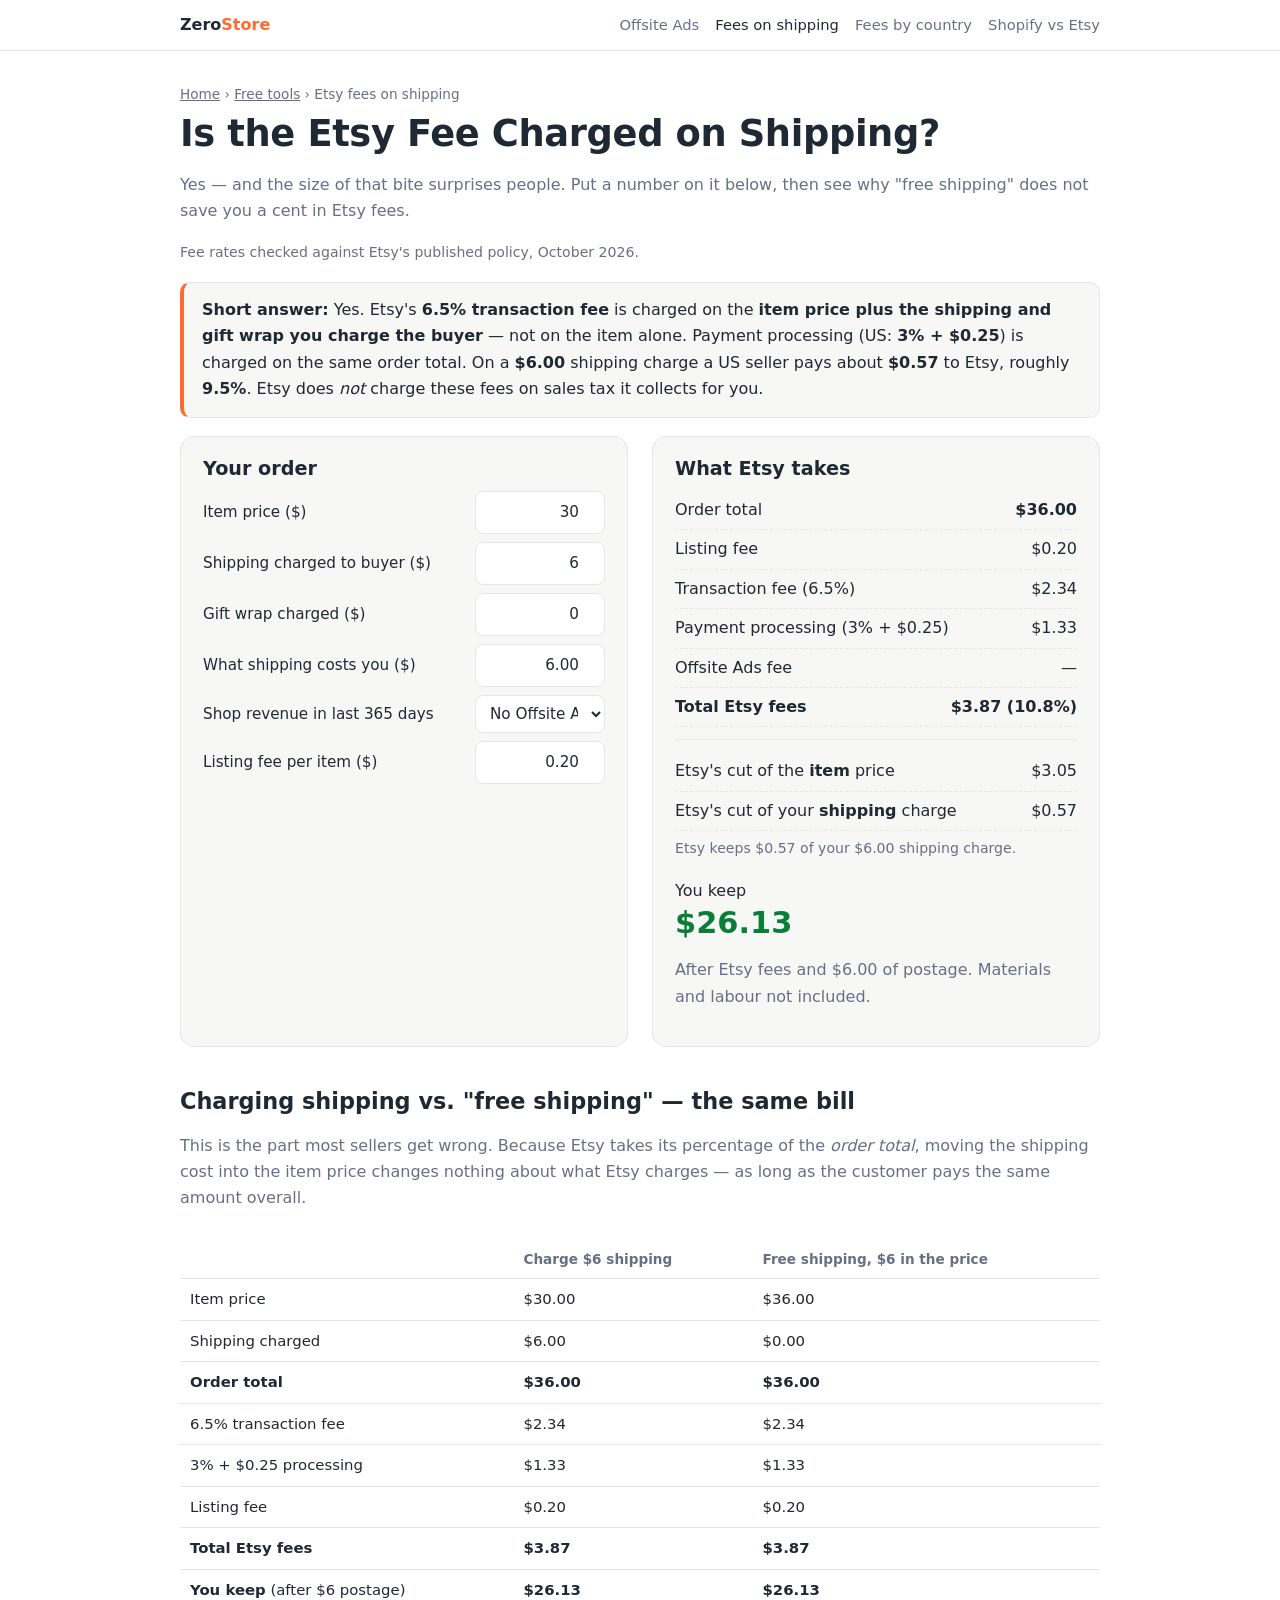
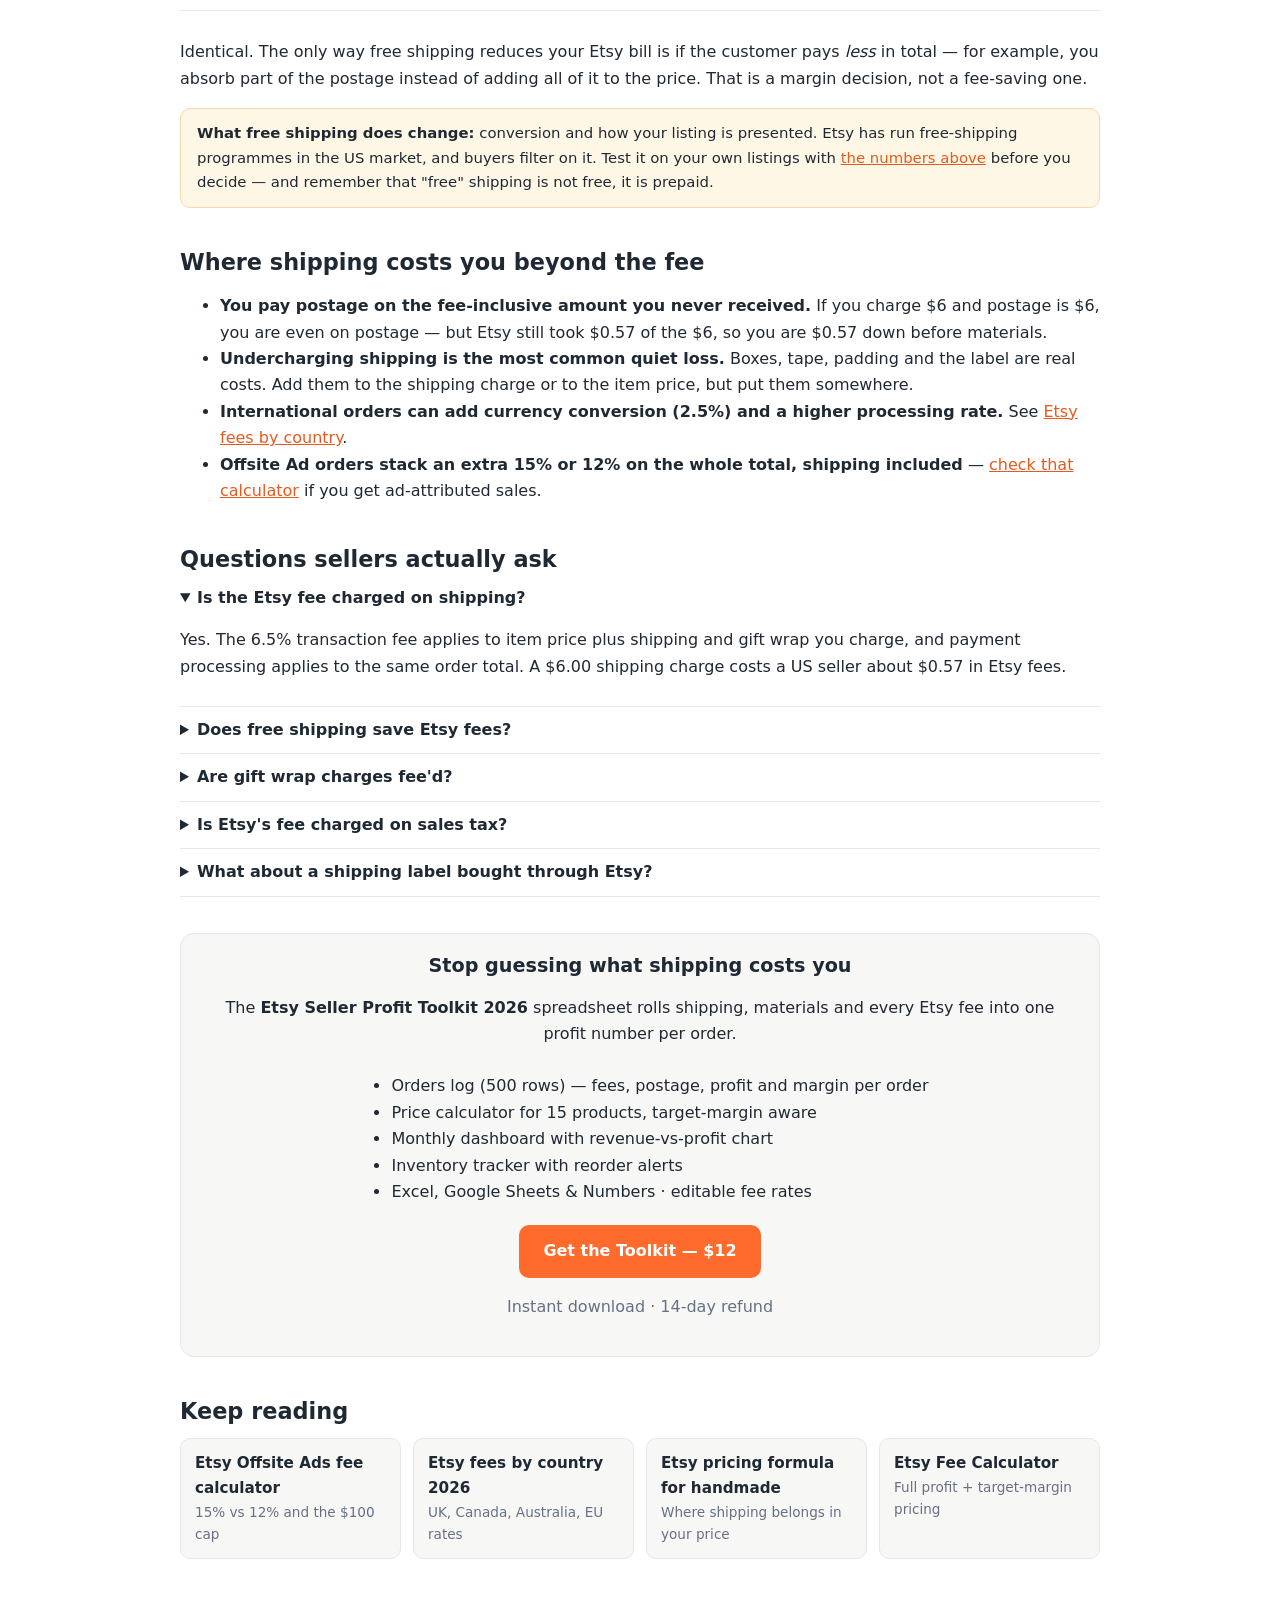
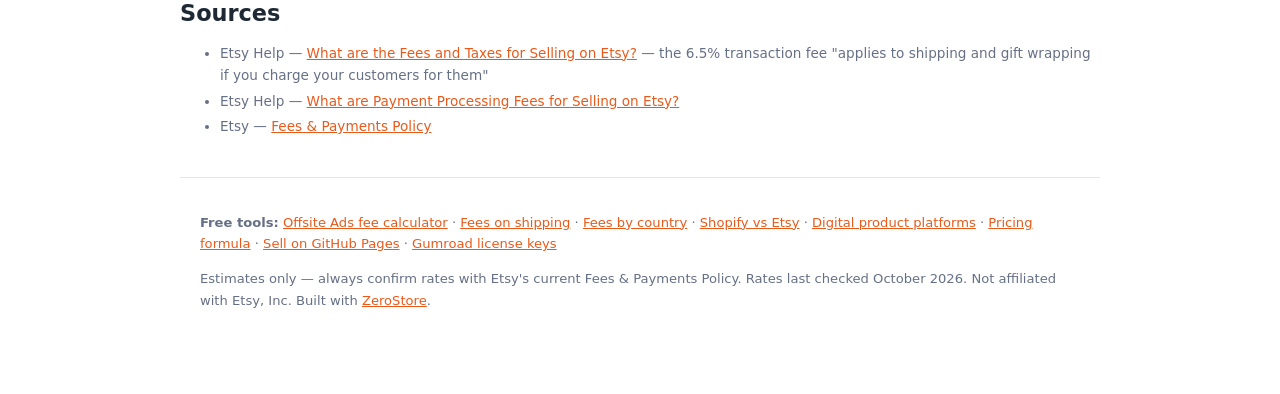
<file: tools/etsy-fees-on-shipping-calculator/index.html>
<!doctype html>
<html lang="en">
<head>
<meta charset="utf-8"><meta name="viewport" content="width=device-width,initial-scale=1">
<title>Is the Etsy Fee Charged on Shipping? Yes — Calculator (2026)</title>
<meta name="description" content="Etsy charges its 6.5% transaction fee and payment processing on the shipping you charge, not just the item. See how much of your shipping goes to Etsy, and why charging shipping separately and baking it into the price cost the same.">
<link rel="canonical" href="https://astonysh.github.io/zerostore/tools/etsy-fees-on-shipping-calculator/">
<meta property="og:title" content="Is the Etsy Fee Charged on Shipping? Yes — Calculator (2026)">
<meta property="og:description" content="How much of your shipping charge Etsy keeps, and the free-shipping trade-off. Free calculator.">
<meta property="og:url" content="https://astonysh.github.io/zerostore/tools/etsy-fees-on-shipping-calculator/">
<link rel="icon" href="../../assets/favicon.svg" type="image/svg+xml">
<link rel="stylesheet" href="../../assets/tools.css">
<script src="https://gumroad.com/js/gumroad.js"></script>
<script type="application/ld+json">{"@context":"https://schema.org","@type":"FAQPage","mainEntity":[
{"@type":"Question","name":"Is the Etsy fee charged on shipping?","acceptedAnswer":{"@type":"Answer","text":"Yes. Etsy's 6.5% transaction fee applies to the item price plus the shipping and gift wrap you charge the buyer, and payment processing is charged on that same order total. On a $6.00 shipping charge a US seller pays roughly $0.57 in Etsy fees — about 9.5%."}},
{"@type":"Question","name":"Does free shipping save me Etsy fees?","acceptedAnswer":{"@type":"Answer","text":"No, if you simply move the shipping cost into the item price. Etsy charges its percentage fees on the order total either way, so a $30 item plus $6 shipping produces exactly the same Etsy bill as a $36 item with free shipping. Free shipping only saves money if the customer pays less in total."}},
{"@type":"Question","name":"Are Etsy fees charged on gift wrap?","acceptedAnswer":{"@type":"Answer","text":"Yes. Gift wrap you charge for is part of the order total, so it carries the 6.5% transaction fee and payment processing just like shipping does."}},
{"@type":"Question","name":"Do Etsy fees apply to sales tax?","acceptedAnswer":{"@type":"Answer","text":"No. For US sellers the transaction fee does not apply to sales tax collected by Etsy, and the fee is calculated on the order amount excluding tax."}},
{"@type":"Question","name":"Does the Offsite Ads fee apply to shipping too?","acceptedAnswer":{"@type":"Answer","text":"Yes. The 15% or 12% Offsite Ads fee is a percentage of the order total including shipping and gift wrap, capped at $100 per order."}}]}</script>
</head>
<body>
<header class="topbar"><div class="in">
  <a class="brand" href="../../">Zero<span>Store</span></a>
  <nav>
    <a href="../etsy-offsite-ads-fee-calculator/">Offsite Ads</a>
    <a href="./" aria-current="page">Fees on shipping</a>
    <a href="../etsy-fees-by-country/">Fees by country</a>
    <a href="../shopify-vs-etsy-fees-calculator/">Shopify vs Etsy</a>
  </nav>
</div></header>

<main>
<p class="crumbs"><a href="../../">Home</a> › <a href="../../demo/seller-profit-sheets/">Free tools</a> › Etsy fees on shipping</p>
<h1>Is the Etsy Fee Charged on Shipping?</h1>
<p class="sub">Yes — and the size of that bite surprises people. Put a number on it below, then see why "free shipping" does not save you a cent in Etsy fees.</p>
<p class="updated">Fee rates checked against Etsy's published policy, October 2026.</p>

<div class="answer">
<p><b>Short answer:</b> Yes. Etsy's <b>6.5% transaction fee</b> is charged on the <b>item price plus the shipping and gift wrap you charge the buyer</b> — not on the item alone. Payment processing (US: <b>3% + $0.25</b>) is charged on the same order total. On a <b>$6.00</b> shipping charge a US seller pays about <b>$0.57</b> to Etsy, roughly <b>9.5%</b>. Etsy does <i>not</i> charge these fees on sales tax it collects for you.</p>
</div>

<div class="grid">
<section class="card" aria-label="Inputs">
  <h2 style="margin-top:0">Your order</h2>
  <label>Item price ($)<input id="price" type="number" step="0.01" min="0" value="30"></label>
  <label>Shipping charged to buyer ($)<input id="ship" type="number" step="0.01" min="0" value="6"></label>
  <label>Gift wrap charged ($)<input id="wrap" type="number" step="0.01" min="0" value="0"></label>
  <label>What shipping costs you ($)<input id="shipcost" type="number" step="0.01" min="0" value="6.00"></label>
  <label>Shop revenue in last 365 days<select id="tier"><option value="0">No Offsite Ad</option><option value="0.15">Ad sale (15%)</option><option value="0.12">Ad sale (12%)</option></select></label>
  <label>Listing fee per item ($)<input id="list" type="number" step="0.01" min="0" value="0.20"></label>
</section>

<section class="card" aria-live="polite">
  <h2 style="margin-top:0">What Etsy takes</h2>
  <div class="row"><span>Order total</span><b id="o_gross">$0.00</b></div>
  <div class="row"><span>Listing fee</span><span id="o_list"></span></div>
  <div class="row"><span>Transaction fee (6.5%)</span><span id="o_txn"></span></div>
  <div class="row"><span>Payment processing (3% + $0.25)</span><span id="o_proc"></span></div>
  <div class="row"><span>Offsite Ads fee</span><span id="o_ad"></span></div>
  <div class="row total"><span>Total Etsy fees</span><span id="o_fees"></span></div>
  <hr style="border:0;border-top:1px solid var(--line);margin:12px 0">
  <div class="row"><span>Etsy's cut of the <b>item</b> price</span><span id="o_fee_item"></span></div>
  <div class="row"><span>Etsy's cut of your <b>shipping</b> charge</span><span id="o_fee_ship"></span></div>
  <p class="updated" id="o_shipnote" style="margin:6px 0 0"></p>
  <p style="margin:18px 0 0">You keep</p>
  <div class="big" id="o_keep">$0.00</div>
  <p class="sub" id="o_keepnote"></p>
</section>
</div>

<section>
  <h2>Charging shipping vs. "free shipping" — the same bill</h2>
  <p class="sub">This is the part most sellers get wrong. Because Etsy takes its percentage of the <i>order total</i>, moving the shipping cost into the item price changes nothing about what Etsy charges — as long as the customer pays the same amount overall.</p>
  <div class="scroll">
  <table>
    <thead><tr><th>&nbsp;</th><th>Charge $6 shipping</th><th>Free shipping, $6 in the price</th></tr></thead>
    <tbody>
      <tr><td>Item price</td><td>$30.00</td><td>$36.00</td></tr>
      <tr><td>Shipping charged</td><td>$6.00</td><td>$0.00</td></tr>
      <tr><td><b>Order total</b></td><td><b>$36.00</b></td><td><b>$36.00</b></td></tr>
      <tr><td>6.5% transaction fee</td><td>$2.34</td><td>$2.34</td></tr>
      <tr><td>3% + $0.25 processing</td><td>$1.33</td><td>$1.33</td></tr>
      <tr><td>Listing fee</td><td>$0.20</td><td>$0.20</td></tr>
      <tr><td><b>Total Etsy fees</b></td><td><b>$3.87</b></td><td><b>$3.87</b></td></tr>
      <tr><td><b>You keep</b> (after $6 postage)</td><td><b>$26.13</b></td><td><b>$26.13</b></td></tr>
    </tbody>
  </table>
  </div>
  <p>Identical. The only way free shipping reduces your Etsy bill is if the customer pays <i>less</i> in total — for example, you absorb part of the postage instead of adding all of it to the price. That is a margin decision, not a fee-saving one.</p>
  <div class="note"><b>What free shipping does change:</b> conversion and how your listing is presented. Etsy has run free-shipping programmes in the US market, and buyers filter on it. Test it on your own listings with <a href="../etsy-fees-on-shipping-calculator/">the numbers above</a> before you decide — and remember that "free" shipping is not free, it is prepaid.</div>
</section>

<section>
  <h2>Where shipping costs you beyond the fee</h2>
  <ul>
    <li><b>You pay postage on the fee-inclusive amount you never received.</b> If you charge $6 and postage is $6, you are even on postage — but Etsy still took $0.57 of the $6, so you are $0.57 down before materials.</li>
    <li><b>Undercharging shipping is the most common quiet loss.</b> Boxes, tape, padding and the label are real costs. Add them to the shipping charge or to the item price, but put them somewhere.</li>
    <li><b>International orders can add currency conversion (2.5%) and a higher processing rate.</b> See <a href="../etsy-fees-by-country/">Etsy fees by country</a>.</li>
    <li><b>Offsite Ad orders stack an extra 15% or 12% on the whole total, shipping included</b> — <a href="../etsy-offsite-ads-fee-calculator/">check that calculator</a> if you get ad-attributed sales.</li>
  </ul>
</section>

<section>
  <h2>Questions sellers actually ask</h2>
  <details open><summary>Is the Etsy fee charged on shipping?</summary><p>Yes. The 6.5% transaction fee applies to item price plus shipping and gift wrap you charge, and payment processing applies to the same order total. A $6.00 shipping charge costs a US seller about $0.57 in Etsy fees.</p></details>
  <details><summary>Does free shipping save Etsy fees?</summary><p>Not if you move the shipping cost into the price. Etsy's percentage fees are the same on the same order total either way.</p></details>
  <details><summary>Are gift wrap charges fee'd?</summary><p>Yes — gift wrap you charge for is part of the order total and carries the same 6.5% and processing fees.</p></details>
  <details><summary>Is Etsy's fee charged on sales tax?</summary><p>No. For US sellers the transaction fee is calculated on the order amount excluding sales tax collected by Etsy.</p></details>
  <details><summary>What about a shipping label bought through Etsy?</summary><p>Labels bought through Etsy are charged to your payment account at the label price; they are a cost of sale, not an Etsy fee, and they do not earn you a fee credit. Track them as a cost so your profit number is honest.</p></details>
</section>

<section class="cta card">
  <h2>Stop guessing what shipping costs you</h2>
  <p>The <b>Etsy Seller Profit Toolkit 2026</b> spreadsheet rolls shipping, materials and every Etsy fee into one profit number per order.</p>
  <ul>
    <li>Orders log (500 rows) — fees, postage, profit and margin per order</li>
    <li>Price calculator for 15 products, target-margin aware</li>
    <li>Monthly dashboard with revenue-vs-profit chart</li>
    <li>Inventory tracker with reorder alerts</li>
    <li>Excel, Google Sheets &amp; Numbers · editable fee rates</li>
  </ul><br>
  <a class="btn gumroad-button" href="https://astonysh.gumroad.com/l/etsy-profit-toolkit">Get the Toolkit — $12</a>
  <p class="sub">Instant download · 14-day refund</p>
</section>

<section>
  <h2>Keep reading</h2>
  <div class="related">
    <a href="../etsy-offsite-ads-fee-calculator/">Etsy Offsite Ads fee calculator<span>15% vs 12% and the $100 cap</span></a>
    <a href="../etsy-fees-by-country/">Etsy fees by country 2026<span>UK, Canada, Australia, EU rates</span></a>
    <a href="../../guides/etsy-pricing-formula/">Etsy pricing formula for handmade<span>Where shipping belongs in your price</span></a>
    <a href="../../demo/seller-profit-sheets/">Etsy Fee Calculator<span>Full profit + target-margin pricing</span></a>
  </div>
</section>

<section>
  <h2>Sources</h2>
  <ul class="sources">
    <li>Etsy Help — <a href="https://help.etsy.com/hc/en-us/articles/115014483627-What-are-the-Fees-and-Taxes-for-Selling-on-Etsy" rel="nofollow noopener">What are the Fees and Taxes for Selling on Etsy?</a> — the 6.5% transaction fee "applies to shipping and gift wrapping if you charge your customers for them"</li>
    <li>Etsy Help — <a href="https://help.etsy.com/hc/en-us/articles/115015628847-What-are-Payment-Processing-Fees-for-Selling-on-Etsy" rel="nofollow noopener">What are Payment Processing Fees for Selling on Etsy?</a></li>
    <li>Etsy — <a href="https://www.etsy.com/legal/fees/" rel="nofollow noopener">Fees &amp; Payments Policy</a></li>
  </ul>
</section>

<footer>
  <p><b>Free tools:</b>
    <a href="../etsy-offsite-ads-fee-calculator/">Offsite Ads fee calculator</a> ·
    <a href="./">Fees on shipping</a> ·
    <a href="../etsy-fees-by-country/">Fees by country</a> ·
    <a href="../shopify-vs-etsy-fees-calculator/">Shopify vs Etsy</a> ·
    <a href="../digital-product-platform-fees-calculator/">Digital product platforms</a> ·
    <a href="../../guides/etsy-pricing-formula/">Pricing formula</a> ·
    <a href="../../guides/sell-digital-products-github-pages/">Sell on GitHub Pages</a> ·
    <a href="../../guides/gumroad-license-key-verification-javascript/">Gumroad license keys</a>
  </p>
  <p>Estimates only — always confirm rates with Etsy's current Fees &amp; Payments Policy. Rates last checked October 2026. Not affiliated with Etsy, Inc. Built with <a href="../../">ZeroStore</a>.</p>
</footer>
</main>

<script>
(function(){
  var $=function(id){return document.getElementById(id);};
  var num=function(id){var v=parseFloat($(id).value);return isNaN(v)?0:v;};
  var money=function(x){return (x<0?"-":"")+"$"+(Math.abs(x)+1e-9).toFixed(2);};
  var PPF=0.25, TXN=0.065, PP=0.03;

  function calc(){
    var price=num('price'), ship=num('ship'), wrap=num('wrap');
    var gross=price+ship+wrap;
    var listFee=num('list');
    var shipCost=num('shipcost');
    var adRate=parseFloat($('tier').value)||0;

    var txn=gross*TXN;
    var proc=gross*PP+PPF;
    var ad=gross*adRate;
    var fees=listFee+txn+proc+ad;

    // Fee attributable to each portion of the order (listing fee sits on the item)
    var feeItem=listFee+(price*TXN)+(price*PP);
    var feeShip=(ship*TXN)+(ship*PP)+(ship*adRate);
    var feeWrap=(wrap*TXN)+(wrap*PP)+(wrap*adRate);

    $('o_gross').textContent=money(gross);
    $('o_list').textContent=money(listFee);
    $('o_txn').textContent=money(txn);
    $('o_proc').textContent=money(proc);
    $('o_ad').textContent=adRate?money(ad):'—';
    $('o_fees').textContent=money(fees)+(gross?' ('+((fees/gross)*100).toFixed(1)+'%)':'');
    $('o_fee_item').textContent=money(feeItem);
    $('o_fee_ship').textContent=money(feeShip);
    $('o_shipnote').textContent = ship>0
      ? 'Etsy keeps '+money(feeShip)+' of your '+money(ship)+' shipping charge'+(wrap>0?' and '+money(feeWrap)+' of the '+money(wrap)+' gift wrap':'')+'.'
      : 'No shipping charged on this order, so there is no shipping portion to pay fees on.';

    var keep=gross-fees-shipCost;
    $('o_keep').textContent=money(keep);
    $('o_keep').className='big '+(keep>=0?'ok':'bad');
    $('o_keepnote').textContent = gross
      ? 'After Etsy fees and '+money(shipCost)+' of postage. Materials and labour not included.'
      : '';
  }

  document.querySelectorAll('input,select').forEach(function(e){e.addEventListener('input',calc);e.addEventListener('change',calc);});
  calc();
})();
</script>
</body>
</html>
</file>
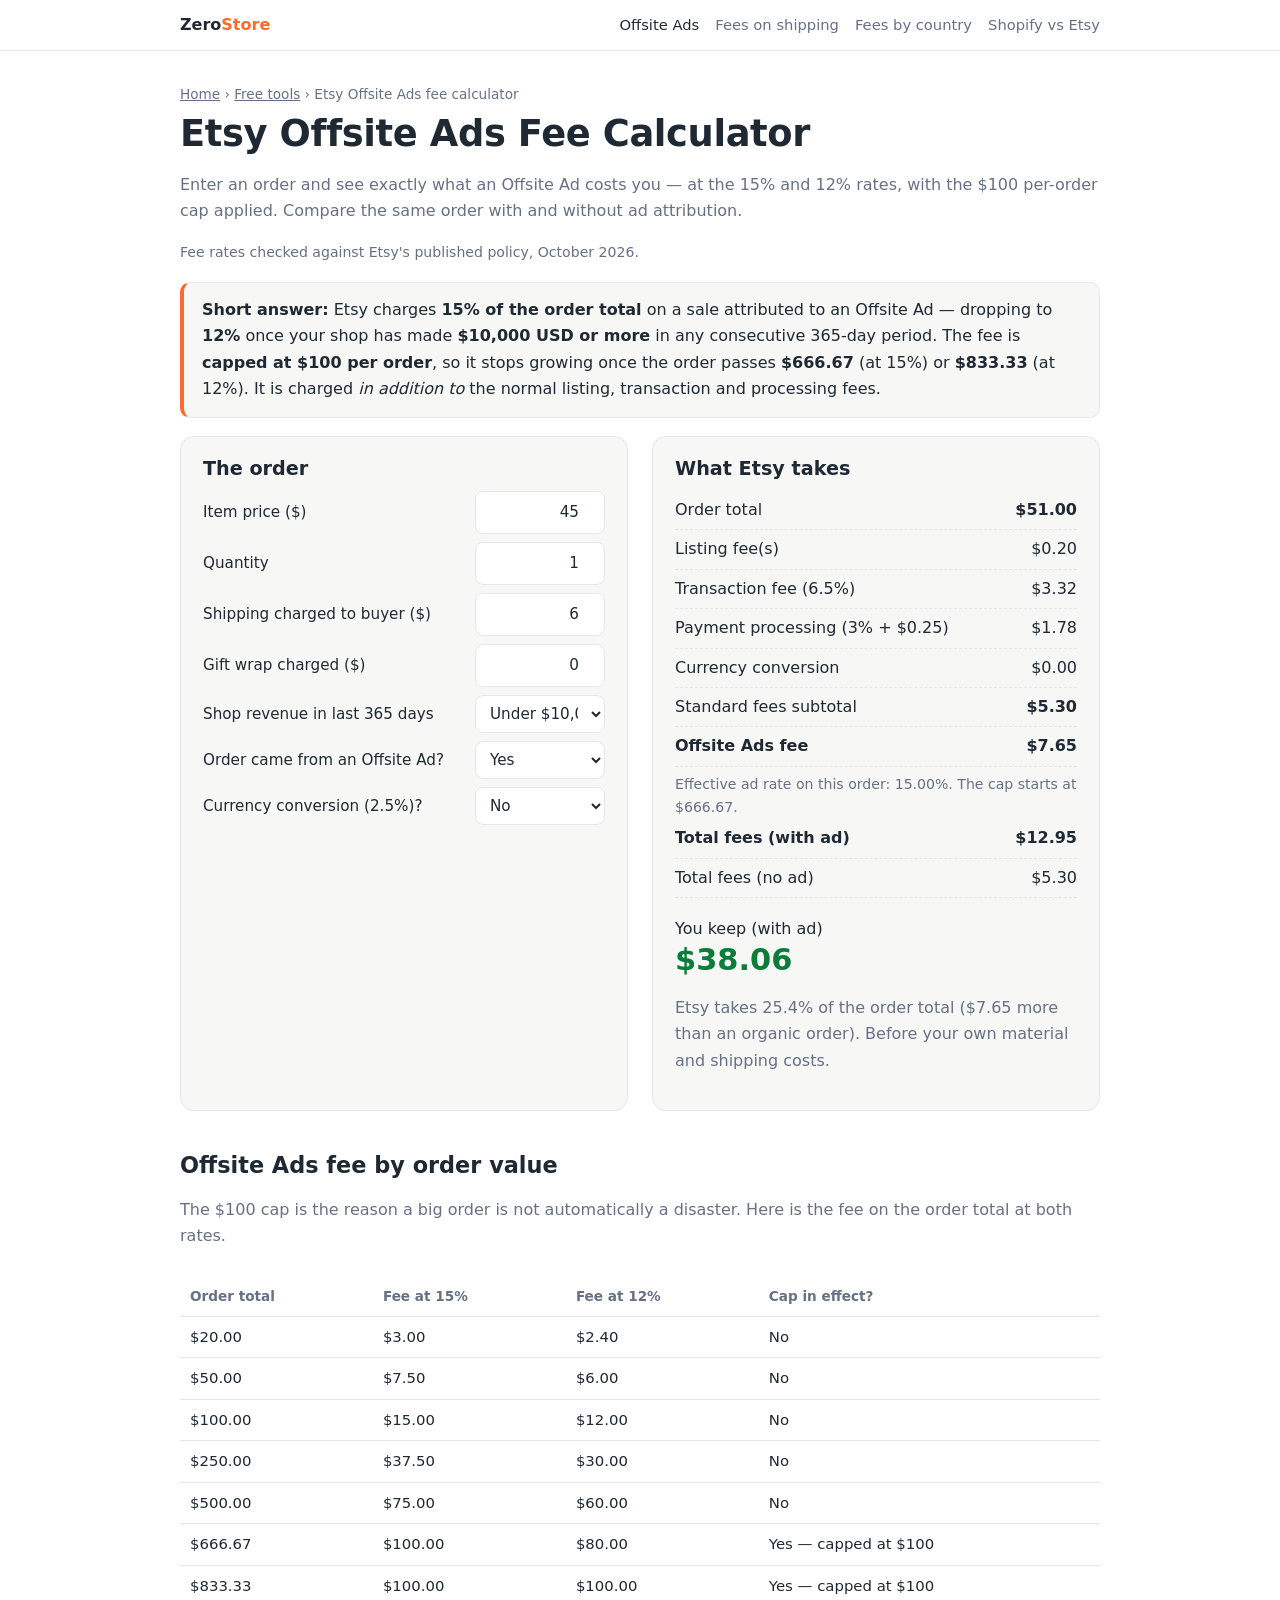
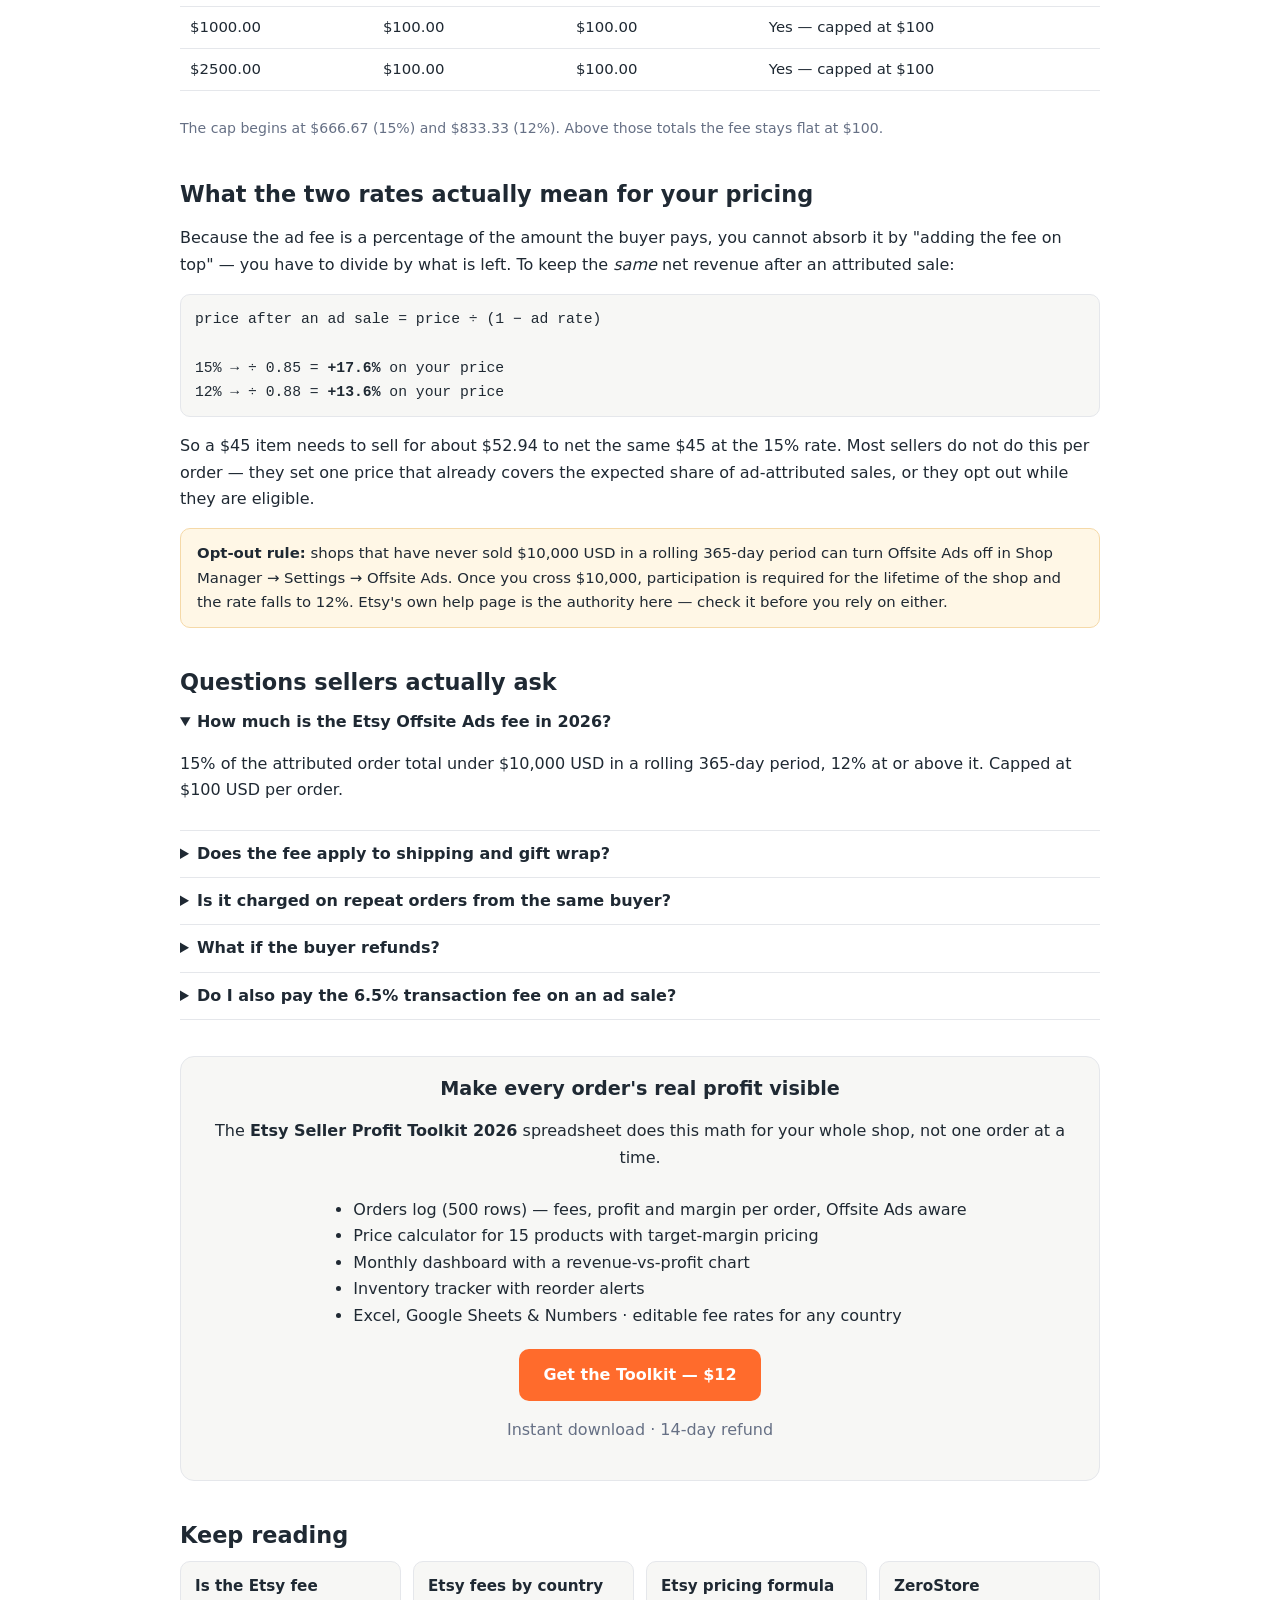
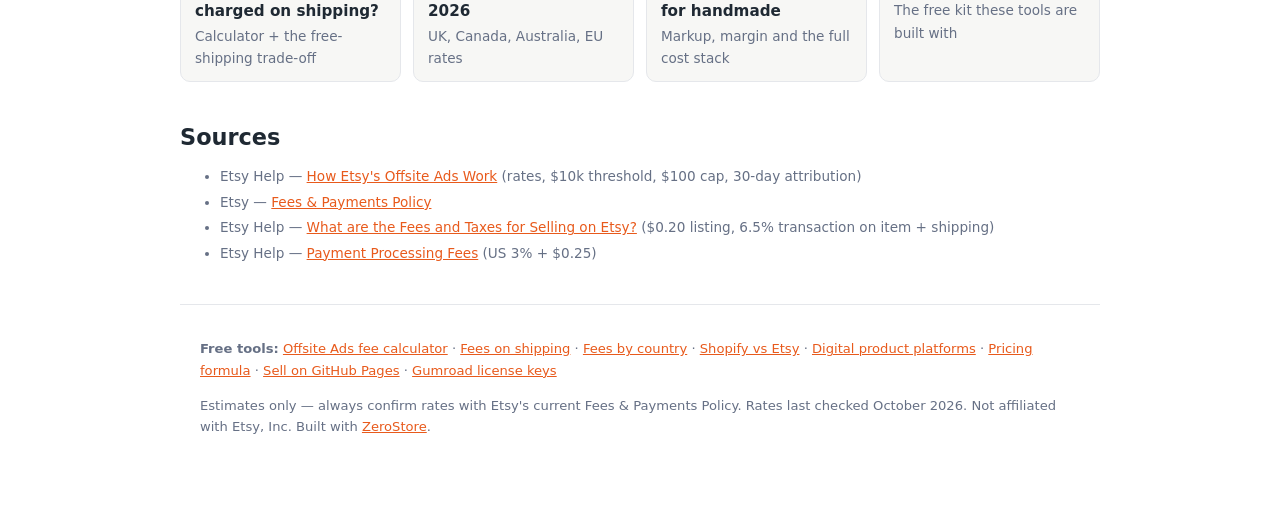
<file: tools/etsy-offsite-ads-fee-calculator/index.html>
<!doctype html>
<html lang="en">
<head>
<meta charset="utf-8"><meta name="viewport" content="width=device-width,initial-scale=1">
<title>Etsy Offsite Ads Fee Calculator 2026 — 15% vs 12% and the $100 Cap</title>
<meta name="description" content="Free Etsy Offsite Ads fee calculator for 2026. See the 15% or 12% ad fee on an order total, when the $100 per-order cap kicks in, and what you keep with and without an attributed sale.">
<link rel="canonical" href="https://astonysh.github.io/zerostore/tools/etsy-offsite-ads-fee-calculator/">
<meta property="og:title" content="Etsy Offsite Ads Fee Calculator 2026 — 15% vs 12% and the $100 Cap">
<meta property="og:description" content="See the real cost of an Offsite Ad sale: fee, cap, and what you keep. Free, no signup.">
<meta property="og:url" content="https://astonysh.github.io/zerostore/tools/etsy-offsite-ads-fee-calculator/">
<link rel="icon" href="../../assets/favicon.svg" type="image/svg+xml">
<link rel="stylesheet" href="../../assets/tools.css">
<script src="https://gumroad.com/js/gumroad.js"></script>
<script type="application/ld+json">{"@context":"https://schema.org","@type":"FAQPage","mainEntity":[
{"@type":"Question","name":"How much is the Etsy Offsite Ads fee in 2026?","acceptedAnswer":{"@type":"Answer","text":"15% of the attributed order total if your shop made under $10,000 USD in any consecutive 365-day period, or 12% if it made $10,000 USD or more. The fee never exceeds $100 USD per order."}},
{"@type":"Question","name":"When does the $100 Offsite Ads cap apply?","acceptedAnswer":{"@type":"Answer","text":"The fee is capped at $100 per order. At the 15% rate the cap starts to apply on orders over $666.67; at the 12% rate, on orders over $833.33."}},
{"@type":"Question","name":"Can I opt out of Etsy Offsite Ads?","acceptedAnswer":{"@type":"Answer","text":"Shops that have never made $10,000 USD in a 365-day period can opt out in Shop Manager under Settings, then Offsite Ads. Once a shop reaches $10,000 USD in Etsy sales in a 365-day period, participation is required for the lifetime of the shop and the rate drops to 12%."}},
{"@type":"Question","name":"Is the Offsite Ads fee charged instead of Etsy's other fees?","acceptedAnswer":{"@type":"Answer","text":"No. It is charged in addition to the $0.20 listing fee, the 6.5% transaction fee and payment processing. On an attributed order the combined fees can pass 25% of the order total."}},
{"@type":"Question","name":"How does Etsy decide an order came from an Offsite Ad?","acceptedAnswer":{"@type":"Answer","text":"If a buyer clicks one of Etsy's ads on Google, Facebook, Instagram, TikTok, Pinterest or an affiliate site and buys from your shop within 30 days, the order is attributed to Offsite Ads. The buyer does not have to purchase the item shown in the ad, and a single ad click can lead to more than one attributed order."}}]}</script>
<style>.cmp{margin-top:6px}</style>
</head>
<body>
<header class="topbar"><div class="in">
  <a class="brand" href="../../">Zero<span>Store</span></a>
  <nav>
    <a href="./" aria-current="page">Offsite Ads</a>
    <a href="../etsy-fees-on-shipping-calculator/">Fees on shipping</a>
    <a href="../etsy-fees-by-country/">Fees by country</a>
    <a href="../shopify-vs-etsy-fees-calculator/">Shopify vs Etsy</a>
  </nav>
</div></header>

<main>
<p class="crumbs"><a href="../../">Home</a> › <a href="../../demo/seller-profit-sheets/">Free tools</a> › Etsy Offsite Ads fee calculator</p>
<h1>Etsy Offsite Ads Fee Calculator</h1>
<p class="sub">Enter an order and see exactly what an Offsite Ad costs you — at the 15% and 12% rates, with the $100 per-order cap applied. Compare the same order with and without ad attribution.</p>
<p class="updated">Fee rates checked against Etsy's published policy, October 2026.</p>

<div class="answer">
<p><b>Short answer:</b> Etsy charges <b>15% of the order total</b> on a sale attributed to an Offsite Ad — dropping to <b>12%</b> once your shop has made <b>$10,000 USD or more</b> in any consecutive 365-day period. The fee is <b>capped at $100 per order</b>, so it stops growing once the order passes <b>$666.67</b> (at 15%) or <b>$833.33</b> (at 12%). It is charged <i>in addition to</i> the normal listing, transaction and processing fees.</p>
</div>

<div class="grid">
<section class="card" aria-label="Inputs">
  <h2 style="margin-top:0">The order</h2>
  <label>Item price ($)<input id="price" type="number" step="0.01" min="0" value="45"></label>
  <label>Quantity<input id="qty" type="number" step="1" min="1" value="1"></label>
  <label>Shipping charged to buyer ($)<input id="ship" type="number" step="0.01" min="0" value="6"></label>
  <label>Gift wrap charged ($)<input id="wrap" type="number" step="0.01" min="0" value="0"></label>
  <label>Shop revenue in last 365 days<select id="tier"><option value="0.15">Under $10,000 (15%)</option><option value="0.12">$10,000 or more (12%)</option></select></label>
  <label>Order came from an Offsite Ad?<select id="attr"><option value="1">Yes</option><option value="0">No</option></select></label>
  <label>Currency conversion (2.5%)?<select id="fx"><option value="0">No</option><option value="0.025">Yes</option></select></label>
</section>

<section class="card" aria-live="polite">
  <h2 style="margin-top:0">What Etsy takes</h2>
  <div class="row"><span>Order total</span><b id="o_gross">$0.00</b></div>
  <div class="row"><span>Listing fee(s)</span><span id="o_list"></span></div>
  <div class="row"><span>Transaction fee (6.5%)</span><span id="o_txn"></span></div>
  <div class="row"><span>Payment processing (3% + $0.25)</span><span id="o_proc"></span></div>
  <div class="row"><span>Currency conversion</span><span id="o_fx"></span></div>
  <div class="row"><span>Standard fees subtotal</span><b id="o_std"></b></div>
  <div class="row"><span><b>Offsite Ads fee</b></span><b id="o_ad"></b></div>
  <p class="updated" id="o_adnote" style="margin:6px 0 0"></p>
  <div class="row total"><span>Total fees (with ad)</span><span id="o_totalwith"></span></div>
  <div class="row"><span>Total fees (no ad)</span><span id="o_totalwithout"></span></div>
  <p style="margin:18px 0 0">You keep (with ad)</p>
  <div class="big" id="o_keepwith">$0.00</div>
  <p class="sub" id="o_keepnote"></p>
</section>
</div>

<section>
  <h2>Offsite Ads fee by order value</h2>
  <p class="sub">The $100 cap is the reason a big order is not automatically a disaster. Here is the fee on the order total at both rates.</p>
  <div class="scroll">
  <table>
    <thead><tr><th>Order total</th><th>Fee at 15%</th><th>Fee at 12%</th><th>Cap in effect?</th></tr></thead>
    <tbody id="capTable"></tbody>
  </table>
  </div>
  <p class="updated">The cap begins at $666.67 (15%) and $833.33 (12%). Above those totals the fee stays flat at $100.</p>
</section>

<section>
  <h2>What the two rates actually mean for your pricing</h2>
  <p>Because the ad fee is a percentage of the amount the buyer pays, you cannot absorb it by "adding the fee on top" — you have to divide by what is left. To keep the <i>same</i> net revenue after an attributed sale:</p>
  <div class="formula">price after an ad sale = price ÷ (1 − ad rate)<br><br>15% → ÷ 0.85 = <b>+17.6%</b> on your price<br>12% → ÷ 0.88 = <b>+13.6%</b> on your price</div>
  <p>So a $45 item needs to sell for about $52.94 to net the same $45 at the 15% rate. Most sellers do not do this per order — they set one price that already covers the expected share of ad-attributed sales, or they opt out while they are eligible.</p>
  <div class="note"><b>Opt-out rule:</b> shops that have never sold $10,000 USD in a rolling 365-day period can turn Offsite Ads off in Shop Manager → Settings → Offsite Ads. Once you cross $10,000, participation is required for the lifetime of the shop and the rate falls to 12%. Etsy's own help page is the authority here — check it before you rely on either.</div>
</section>

<section>
  <h2>Questions sellers actually ask</h2>
  <details open><summary>How much is the Etsy Offsite Ads fee in 2026?</summary><p>15% of the attributed order total under $10,000 USD in a rolling 365-day period, 12% at or above it. Capped at $100 USD per order.</p></details>
  <details><summary>Does the fee apply to shipping and gift wrap?</summary><p>Yes. Etsy's ad fee is a percentage of the order total, which includes what you charge for shipping and gift wrap — the same base the 6.5% transaction fee uses. See the <a href="../etsy-fees-on-shipping-calculator/">fees on shipping calculator</a> for that side of the stack.</p></details>
  <details><summary>Is it charged on repeat orders from the same buyer?</summary><p>Attribution lasts 30 days from the ad click, and a single click can lead to more than one order in that window. Each attributed order carries its own fee, each capped at $100.</p></details>
  <details><summary>What if the buyer refunds?</summary><p>Etsy does not charge the Offsite Ads fee on a refunded order when the refund is processed before the fee would apply, and the standard fees are reversed per Etsy's policy. Confirm the current treatment on Etsy's Fees &amp; Payments Policy — it is the only source that matters.</p></details>
  <details><summary>Do I also pay the 6.5% transaction fee on an ad sale?</summary><p>Yes. The ad fee stacks on top of every other fee. On a 15% attributed order the combined take is often over 25% of the order total — the calculator above shows the full stack.</p></details>
</section>

<section class="cta card">
  <h2>Make every order's real profit visible</h2>
  <p>The <b>Etsy Seller Profit Toolkit 2026</b> spreadsheet does this math for your whole shop, not one order at a time.</p>
  <ul>
    <li>Orders log (500 rows) — fees, profit and margin per order, Offsite Ads aware</li>
    <li>Price calculator for 15 products with target-margin pricing</li>
    <li>Monthly dashboard with a revenue-vs-profit chart</li>
    <li>Inventory tracker with reorder alerts</li>
    <li>Excel, Google Sheets &amp; Numbers · editable fee rates for any country</li>
  </ul><br>
  <a class="btn gumroad-button" href="https://astonysh.gumroad.com/l/etsy-profit-toolkit">Get the Toolkit — $12</a>
  <p class="sub">Instant download · 14-day refund</p>
</section>

<section>
  <h2>Keep reading</h2>
  <div class="related">
    <a href="../etsy-fees-on-shipping-calculator/">Is the Etsy fee charged on shipping?<span>Calculator + the free-shipping trade-off</span></a>
    <a href="../etsy-fees-by-country/">Etsy fees by country 2026<span>UK, Canada, Australia, EU rates</span></a>
    <a href="../../guides/etsy-pricing-formula/">Etsy pricing formula for handmade<span>Markup, margin and the full cost stack</span></a>
    <a href="../../">ZeroStore<span>The free kit these tools are built with</span></a>
  </div>
</section>

<section>
  <h2>Sources</h2>
  <ul class="sources">
    <li>Etsy Help — <a href="https://help.etsy.com/hc/en-us/articles/360000338367-How-Etsy-s-Offsite-Ads-Work" rel="nofollow noopener">How Etsy's Offsite Ads Work</a> (rates, $10k threshold, $100 cap, 30-day attribution)</li>
    <li>Etsy — <a href="https://www.etsy.com/legal/fees/" rel="nofollow noopener">Fees &amp; Payments Policy</a></li>
    <li>Etsy Help — <a href="https://help.etsy.com/hc/en-us/articles/115014483627-What-are-the-Fees-and-Taxes-for-Selling-on-Etsy" rel="nofollow noopener">What are the Fees and Taxes for Selling on Etsy?</a> ($0.20 listing, 6.5% transaction on item + shipping)</li>
    <li>Etsy Help — <a href="https://help.etsy.com/hc/en-us/articles/115015628847-What-are-Payment-Processing-Fees-for-Selling-on-Etsy" rel="nofollow noopener">Payment Processing Fees</a> (US 3% + $0.25)</li>
  </ul>
</section>

<footer>
  <p><b>Free tools:</b>
    <a href="./">Offsite Ads fee calculator</a> ·
    <a href="../etsy-fees-on-shipping-calculator/">Fees on shipping</a> ·
    <a href="../etsy-fees-by-country/">Fees by country</a> ·
    <a href="../shopify-vs-etsy-fees-calculator/">Shopify vs Etsy</a> ·
    <a href="../digital-product-platform-fees-calculator/">Digital product platforms</a> ·
    <a href="../../guides/etsy-pricing-formula/">Pricing formula</a> ·
    <a href="../../guides/sell-digital-products-github-pages/">Sell on GitHub Pages</a> ·
    <a href="../../guides/gumroad-license-key-verification-javascript/">Gumroad license keys</a>
  </p>
  <p>Estimates only — always confirm rates with Etsy's current Fees &amp; Payments Policy. Rates last checked October 2026. Not affiliated with Etsy, Inc. Built with <a href="../../">ZeroStore</a>.</p>
</footer>
</main>

<script>
(function(){
  var $=function(id){return document.getElementById(id);};
  var num=function(id){var v=parseFloat($(id).value);return isNaN(v)?0:v;};
  var money=function(x){return (x<0?"-":"")+"$"+(Math.abs(x)+1e-9).toFixed(2);};
  var LIST=0.20, TXN=0.065, PP=0.03, PPF=0.25, CAP=100;

  function calc(){
    var price=num('price'), qty=Math.max(1,Math.round(num('qty'))||1);
    var ship=num('ship'), wrap=num('wrap');
    var gross=price*qty+ship+wrap;
    var rate=parseFloat($('tier').value);
    var attributed=$('attr').value==='1';
    var fxRate=parseFloat($('fx').value)||0;

    var list=LIST*qty;
    var txn=gross*TXN;
    var proc=gross*PP+PPF;
    var fx=gross*fxRate;
    var std=list+txn+proc+fx;

    var raw=attributed?gross*rate:0;
    var ad=Math.min(raw,CAP);
    var capped=raw>CAP;

    var withAd=std+ad, without=std;

    $('o_gross').textContent=money(gross);
    $('o_list').textContent=money(list);
    $('o_txn').textContent=money(txn);
    $('o_proc').textContent=money(proc);
    $('o_fx').textContent=money(fx);
    $('o_std').textContent=money(std);
    $('o_ad').textContent=attributed?money(ad):'not attributed';
    $('o_totalwith').textContent=attributed?money(withAd):'—';
    $('o_totalwithout').textContent=money(without);

    var note;
    if(!attributed){ note='No ad click, no ad fee. This order only pays the standard 10–13% stack.'; }
    else if(capped){ note='Capped: '+ (rate*100).toFixed(0)+'% of the order total would be '+money(raw)+', so Etsy stops at $100. Cap applied to orders over '+money(CAP/rate)+'.'; }
    else { note='Effective ad rate on this order: '+((ad/gross)*100).toFixed(2)+'%. The cap starts at '+money(CAP/rate)+'.'; }
    $('o_adnote').textContent=note;

    var keep=gross-(attributed?withAd:without);
    var pctKeep=gross?((keep/gross)*100):0;
    $('o_keepwith').textContent=money(keep);
    $('o_keepwith').className='big '+((keep>=0)?'ok':'bad');
    var stackPct=gross?(((attributed?withAd:without)/gross)*100).toFixed(1):'0.0';
    var diff=attributed?money(withAd-without):null;
    $('o_keepnote').textContent=gross
      ? 'Etsy takes '+stackPct+'% of the order total ('+(attributed?diff+' more than an organic order':'no ad fee')+'). Before your own material and shipping costs.'
      : '';
  }

  // Static cap table
  var rows=[], totals=[20,50,100,250,500,666.67,833.33,1000,2500];
  for(var i=0;i<totals.length;i++){
    var t=totals[i], f15=Math.min(t*0.15,CAP), f12=Math.min(t*0.12,CAP);
    var capNote=(t*0.15>CAP)?'Yes — capped at $100':(t*0.12===CAP?'At the 12% threshold':'No');
    rows.push('<tr><td>'+money(t)+'</td><td>'+money(f15)+'</td><td>'+money(f12)+'</td><td>'+capNote+'</td></tr>');
  }
  $('capTable').innerHTML=rows.join('');

  document.querySelectorAll('input,select').forEach(function(e){e.addEventListener('input',calc);e.addEventListener('change',calc);});
  calc();
})();
</script>
</body>
</html>
</file>
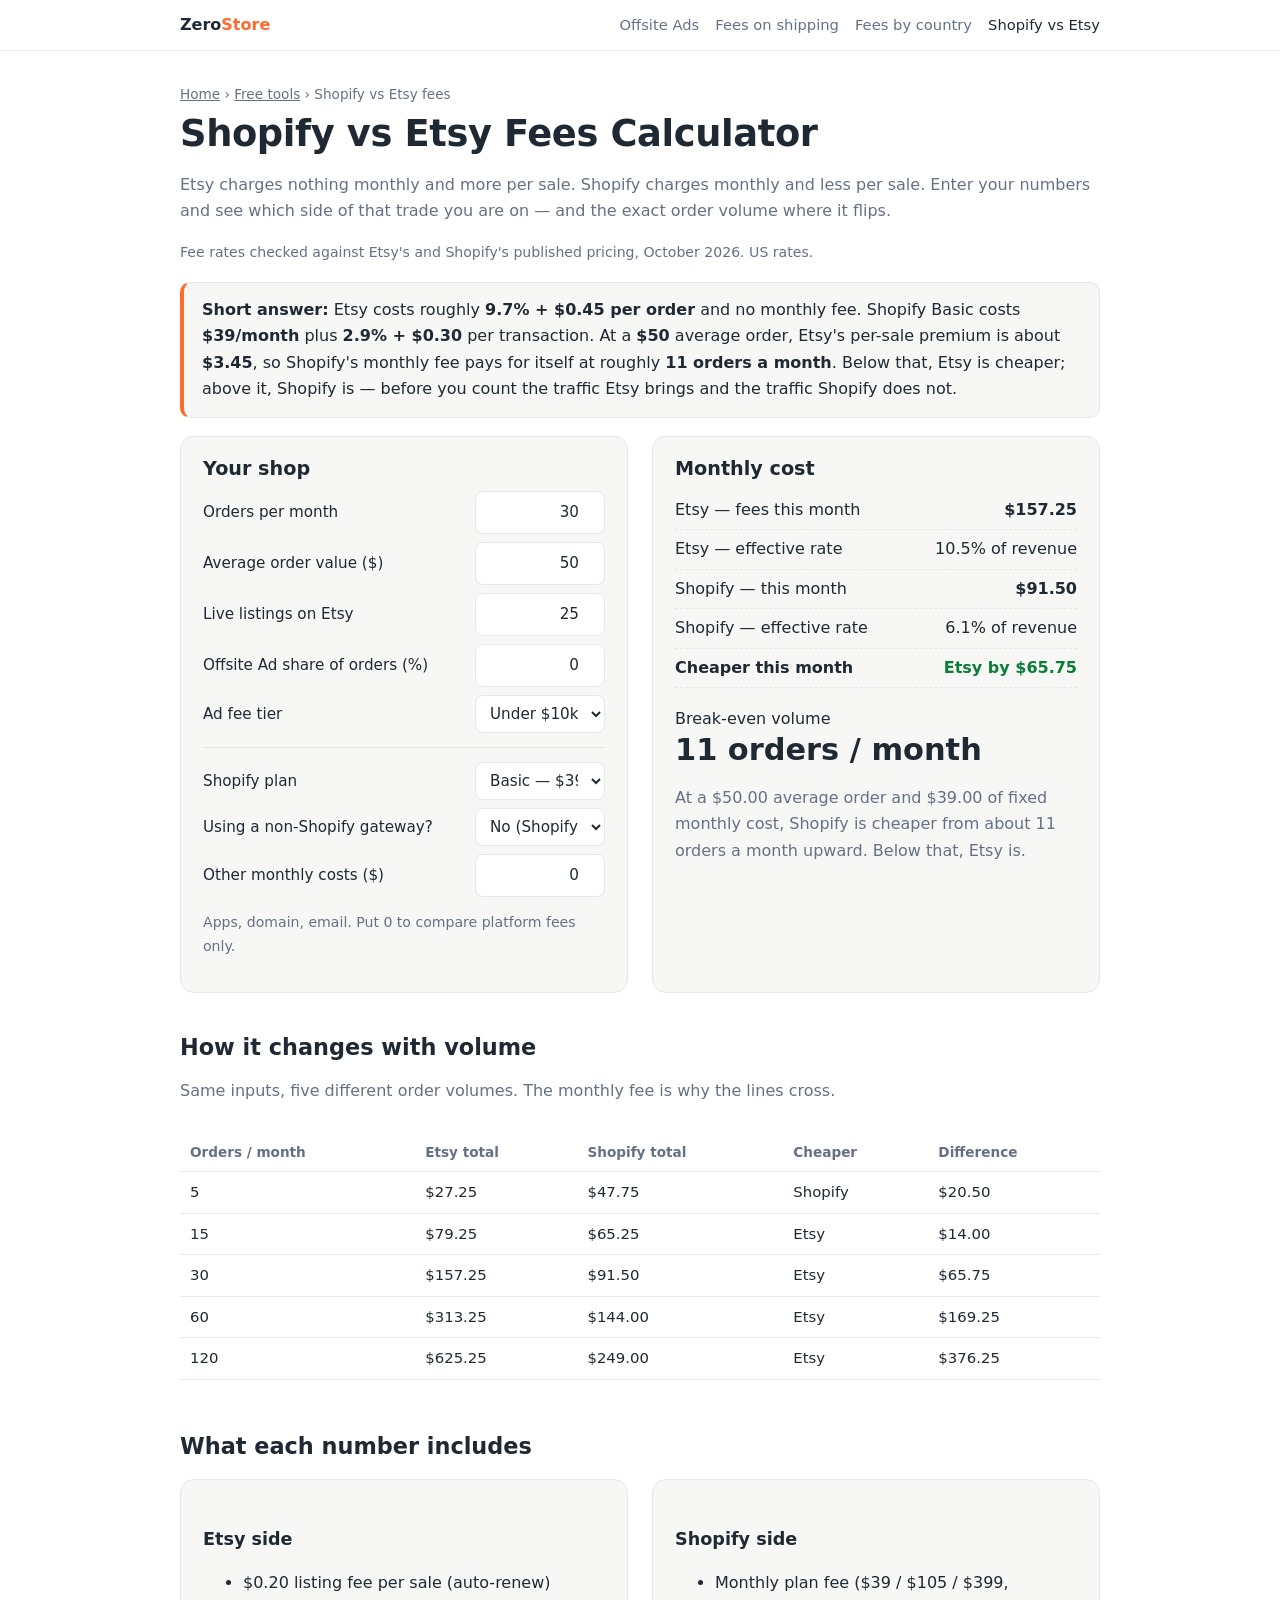
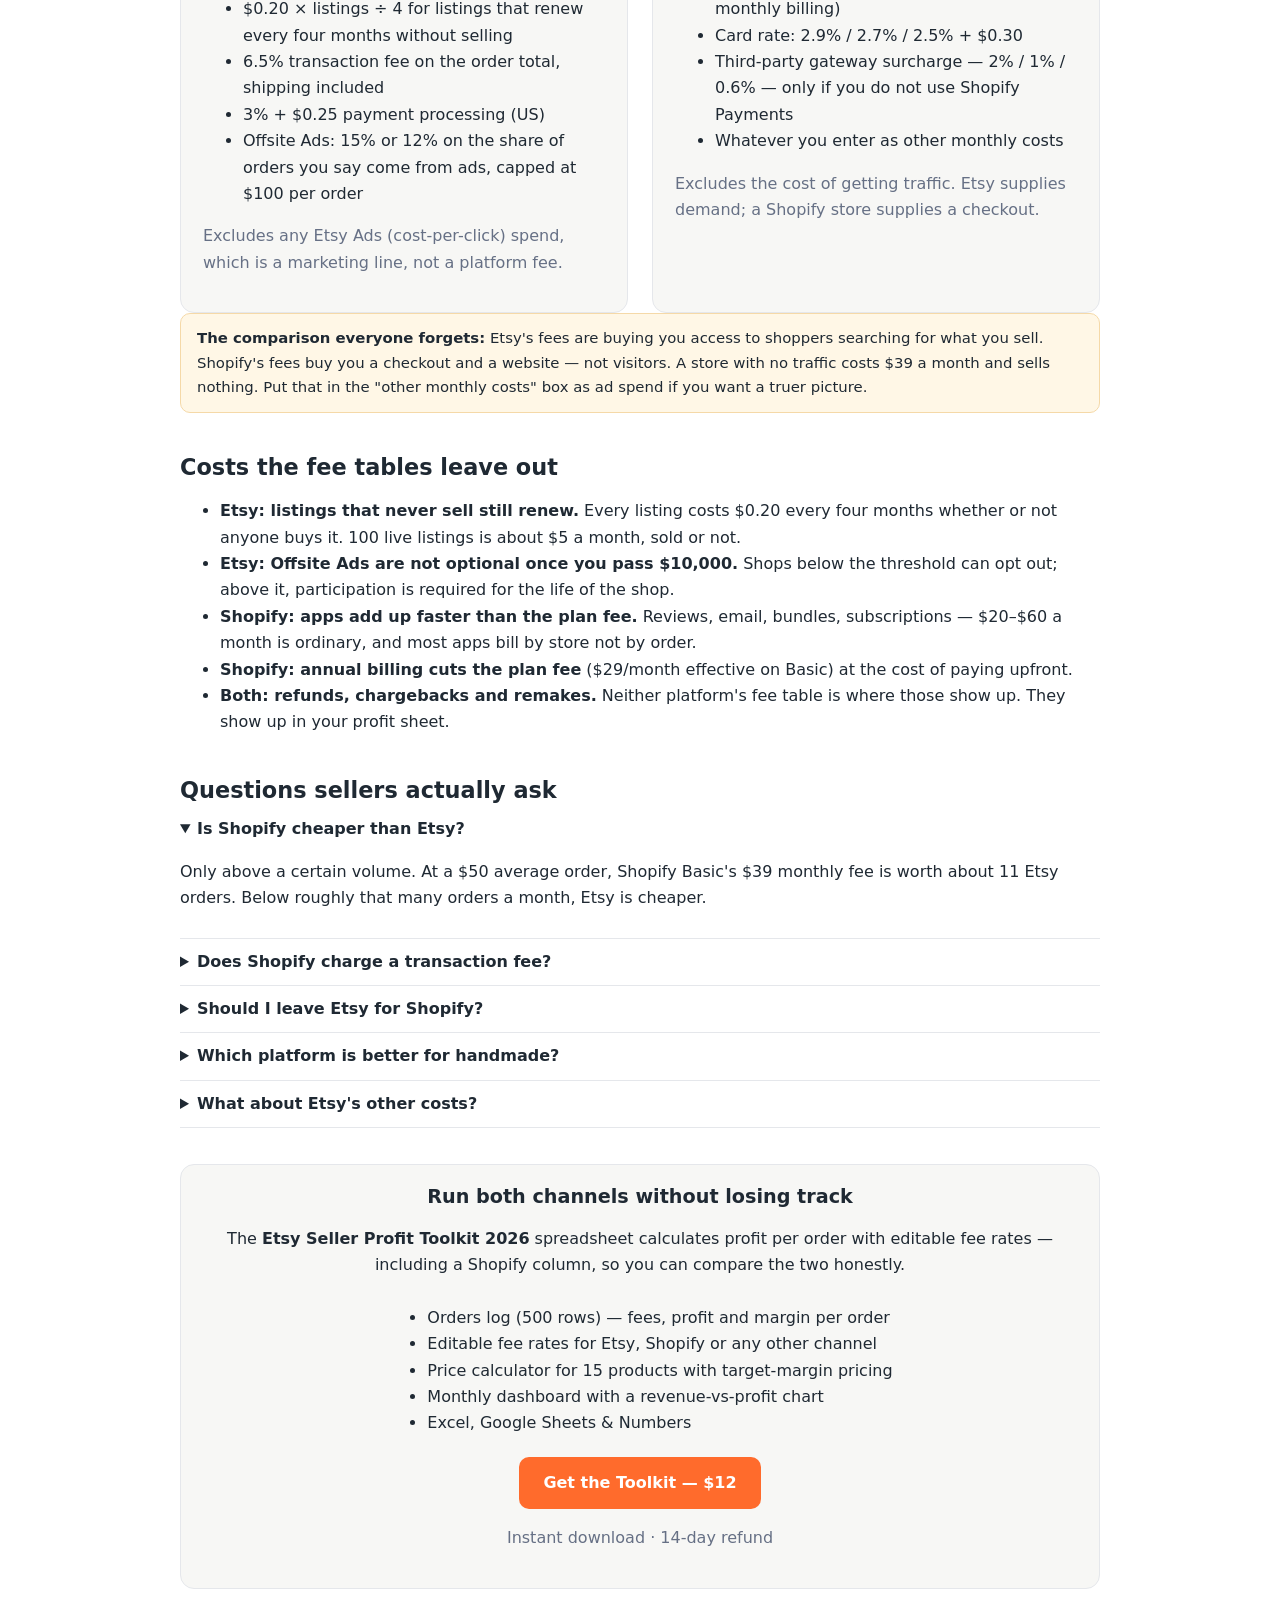
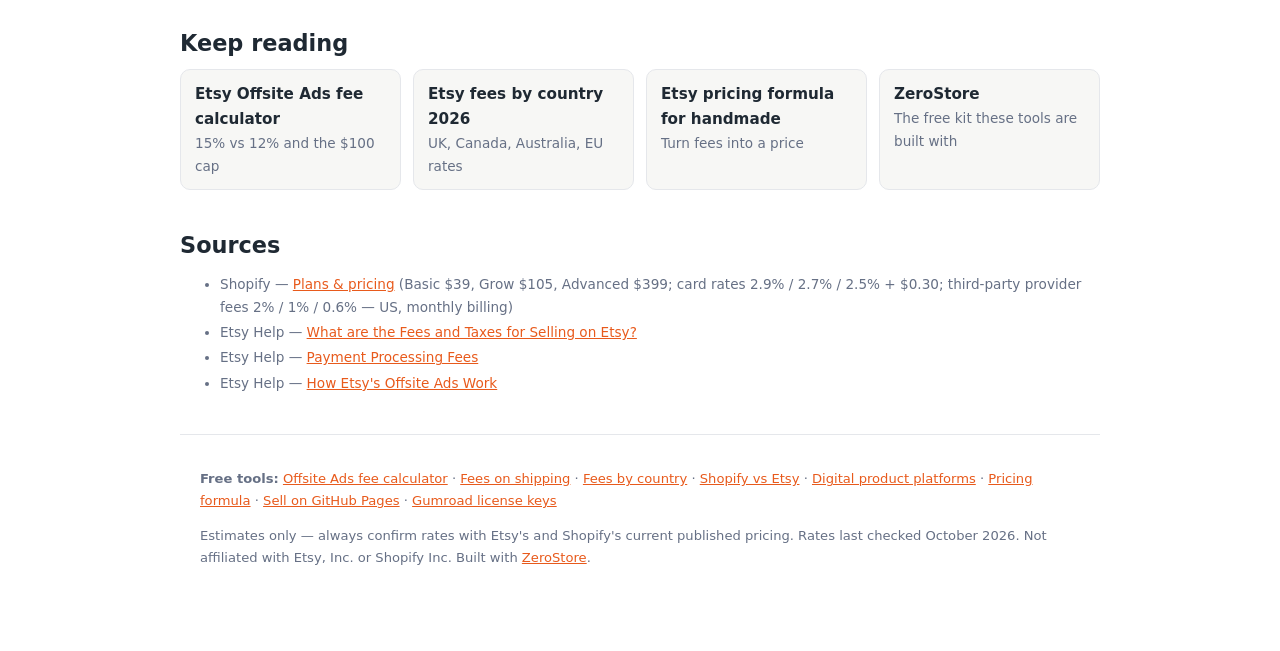
<file: tools/shopify-vs-etsy-fees-calculator/index.html>
<!doctype html>
<html lang="en">
<head>
<meta charset="utf-8"><meta name="viewport" content="width=device-width,initial-scale=1">
<title>Shopify vs Etsy Fees Calculator 2026 — Break-Even by Order Volume</title>
<meta name="description" content="Compare what Shopify and Etsy actually cost per month in 2026. Enter your order volume and average order value to see the break-even point, including listing renewals, Offsite Ads, Shopify's plan fee and third-party gateway surcharge.">
<link rel="canonical" href="https://astonysh.github.io/zerostore/tools/shopify-vs-etsy-fees-calculator/">
<meta property="og:title" content="Shopify vs Etsy Fees Calculator 2026 — Break-Even by Order Volume">
<meta property="og:description" content="At what monthly order volume does Shopify beat Etsy? Free calculator, no signup.">
<meta property="og:url" content="https://astonysh.github.io/zerostore/tools/shopify-vs-etsy-fees-calculator/">
<link rel="icon" href="../../assets/favicon.svg" type="image/svg+xml">
<link rel="stylesheet" href="../../assets/tools.css">
<script src="https://gumroad.com/js/gumroad.js"></script>
<script type="application/ld+json">{"@context":"https://schema.org","@type":"FAQPage","mainEntity":[
{"@type":"Question","name":"Is Shopify cheaper than Etsy in 2026?","acceptedAnswer":{"@type":"Answer","text":"Not at low volume. Etsy has no monthly fee and takes roughly 9.7% plus $0.45 per order. Shopify Basic costs $39 a month plus 2.9% + $0.30 per transaction. At a $50 average order that monthly fee is worth about 11 Etsy orders, so Shopify only wins once you are consistently above roughly that many orders a month."}},
{"@type":"Question","name":"What does Etsy charge per sale in 2026?","acceptedAnswer":{"@type":"Answer","text":"A $0.20 listing fee, a 6.5% transaction fee on the order total including shipping, and payment processing of 3% + $0.25 in the US. That is about 9.7% plus $0.45, or roughly 10-13% of a typical order, before Offsite Ads."}},
{"@type":"Question","name":"Does Shopify charge a transaction fee if I use Shopify Payments?","acceptedAnswer":{"@type":"Answer","text":"No. The 2% third-party payment provider fee on the Basic plan only applies if you use a gateway other than Shopify Payments. With Shopify Payments you pay only the card rate, 2.9% + $0.30 on Basic in the US."}},
{"@type":"Question","name":"What are Shopify's hidden costs compared with Etsy?","acceptedAnswer":{"@type":"Answer","text":"A domain (about $14 a year), apps, a paid theme, email marketing, and the traffic itself. Etsy brings search traffic; a Shopify store brings none, so the comparison is really Etsy's fees versus Shopify's fees plus customer acquisition. Nothing here is a promise of sales on either platform."}},
{"@type":"Question","name":"Can I use both Etsy and Shopify?","acceptedAnswer":{"@type":"Answer","text":"Yes, and many sellers do. Etsy for discovery, your own store for repeat customers and higher-margin products. Keep one profit sheet for both channels so you can see which orders actually make money."}}]}</script>
</head>
<body>
<header class="topbar"><div class="in">
  <a class="brand" href="../../">Zero<span>Store</span></a>
  <nav>
    <a href="../etsy-offsite-ads-fee-calculator/">Offsite Ads</a>
    <a href="../etsy-fees-on-shipping-calculator/">Fees on shipping</a>
    <a href="../etsy-fees-by-country/">Fees by country</a>
    <a href="./" aria-current="page">Shopify vs Etsy</a>
  </nav>
</div></header>

<main>
<p class="crumbs"><a href="../../">Home</a> › <a href="../../demo/seller-profit-sheets/">Free tools</a> › Shopify vs Etsy fees</p>
<h1>Shopify vs Etsy Fees Calculator</h1>
<p class="sub">Etsy charges nothing monthly and more per sale. Shopify charges monthly and less per sale. Enter your numbers and see which side of that trade you are on — and the exact order volume where it flips.</p>
<p class="updated">Fee rates checked against Etsy's and Shopify's published pricing, October 2026. US rates.</p>

<div class="answer">
<p><b>Short answer:</b> Etsy costs roughly <b>9.7% + $0.45 per order</b> and no monthly fee. Shopify Basic costs <b>$39/month</b> plus <b>2.9% + $0.30</b> per transaction. At a <b>$50</b> average order, Etsy's per-sale premium is about <b>$3.45</b>, so Shopify's monthly fee pays for itself at roughly <b>11 orders a month</b>. Below that, Etsy is cheaper; above it, Shopify is — before you count the traffic Etsy brings and the traffic Shopify does not.</p>
</div>

<div class="grid">
<section class="card" aria-label="Inputs">
  <h2 style="margin-top:0">Your shop</h2>
  <label>Orders per month<input id="orders" type="number" step="1" min="0" value="30"></label>
  <label>Average order value ($)<input id="aov" type="number" step="0.01" min="0" value="50"></label>
  <label>Live listings on Etsy<input id="listings" type="number" step="1" min="0" value="25"></label>
  <label>Offsite Ad share of orders (%)<input id="adshare" type="number" step="1" min="0" max="100" value="0"></label>
  <label>Ad fee tier<select id="adtier"><option value="0.15">Under $10k/yr (15%)</option><option value="0.12">$10k+/yr (12%)</option></select></label>
  <hr style="border:0;border-top:1px solid var(--line);margin:14px 0">
  <label>Shopify plan<select id="plan">
    <option value="39|0.029|0.02" selected>Basic — $39/mo, 2.9% + $0.30</option>
    <option value="105|0.027|0.01">Grow — $105/mo, 2.7% + $0.30</option>
    <option value="399|0.025|0.006">Advanced — $399/mo, 2.5% + $0.30</option>
  </select></label>
  <label>Using a non-Shopify gateway?<select id="gw"><option value="0">No (Shopify Payments)</option><option value="1">Yes (surcharge applies)</option></select></label>
  <label>Other monthly costs ($)<input id="extra" type="number" step="1" min="0" value="0"></label>
  <p class="updated">Apps, domain, email. Put 0 to compare platform fees only.</p>
</section>

<section class="card" aria-live="polite">
  <h2 style="margin-top:0">Monthly cost</h2>
  <div class="row"><span>Etsy — fees this month</span><b id="o_etsy"></b></div>
  <div class="row"><span>Etsy — effective rate</span><span id="o_etsyrate"></span></div>
  <div class="row"><span>Shopify — this month</span><b id="o_shop"></b></div>
  <div class="row"><span>Shopify — effective rate</span><span id="o_shoprate"></span></div>
  <div class="row total"><span id="o_winlabel">Cheaper</span><span id="o_win"></span></div>
  <p style="margin:18px 0 0">Break-even volume</p>
  <div class="big" id="o_be">—</div>
  <p class="sub" id="o_benote"></p>
</section>
</div>

<section>
  <h2>How it changes with volume</h2>
  <p class="sub">Same inputs, five different order volumes. The monthly fee is why the lines cross.</p>
  <div class="scroll">
  <table>
    <thead><tr><th>Orders / month</th><th>Etsy total</th><th>Shopify total</th><th>Cheaper</th><th>Difference</th></tr></thead>
    <tbody id="volTable"></tbody>
  </table>
  </div>
</section>

<section>
  <h2>What each number includes</h2>
  <div class="grid">
    <div class="card">
      <h3>Etsy side</h3>
      <ul>
        <li>$0.20 listing fee per sale (auto-renew)</li>
        <li>$0.20 × listings ÷ 4 for listings that renew every four months without selling</li>
        <li>6.5% transaction fee on the order total, shipping included</li>
        <li>3% + $0.25 payment processing (US)</li>
        <li>Offsite Ads: 15% or 12% on the share of orders you say come from ads, capped at $100 per order</li>
      </ul>
      <p class="sub">Excludes any Etsy Ads (cost-per-click) spend, which is a marketing line, not a platform fee.</p>
    </div>
    <div class="card">
      <h3>Shopify side</h3>
      <ul>
        <li>Monthly plan fee ($39 / $105 / $399, monthly billing)</li>
        <li>Card rate: 2.9% / 2.7% / 2.5% + $0.30</li>
        <li>Third-party gateway surcharge — 2% / 1% / 0.6% — only if you do not use Shopify Payments</li>
        <li>Whatever you enter as other monthly costs</li>
      </ul>
      <p class="sub">Excludes the cost of getting traffic. Etsy supplies demand; a Shopify store supplies a checkout.</p>
    </div>
  </div>
  <div class="note"><b>The comparison everyone forgets:</b> Etsy's fees are buying you access to shoppers searching for what you sell. Shopify's fees buy you a checkout and a website — not visitors. A store with no traffic costs $39 a month and sells nothing. Put that in the "other monthly costs" box as ad spend if you want a truer picture.</div>
</section>

<section>
  <h2>Costs the fee tables leave out</h2>
  <ul>
    <li><b>Etsy: listings that never sell still renew.</b> Every listing costs $0.20 every four months whether or not anyone buys it. 100 live listings is about $5 a month, sold or not.</li>
    <li><b>Etsy: Offsite Ads are not optional once you pass $10,000.</b> Shops below the threshold can opt out; above it, participation is required for the life of the shop.</li>
    <li><b>Shopify: apps add up faster than the plan fee.</b> Reviews, email, bundles, subscriptions — $20–$60 a month is ordinary, and most apps bill by store not by order.</li>
    <li><b>Shopify: annual billing cuts the plan fee</b> ($29/month effective on Basic) at the cost of paying upfront.</li>
    <li><b>Both: refunds, chargebacks and remakes.</b> Neither platform's fee table is where those show up. They show up in your profit sheet.</li>
  </ul>
</section>

<section>
  <h2>Questions sellers actually ask</h2>
  <details open><summary>Is Shopify cheaper than Etsy?</summary><p>Only above a certain volume. At a $50 average order, Shopify Basic's $39 monthly fee is worth about 11 Etsy orders. Below roughly that many orders a month, Etsy is cheaper.</p></details>
  <details><summary>Does Shopify charge a transaction fee?</summary><p>Not with Shopify Payments — you pay only the card rate. The 2% surcharge on Basic applies only if you use a different gateway.</p></details>
  <details><summary>Should I leave Etsy for Shopify?</summary><p>Only if you already have, or can buy, your own traffic. Moving an Etsy shop to Shopify usually means trading fees for marketing spend; the fee saving is often smaller than the traffic loss. Many sellers run both.</p></details>
  <details><summary>Which platform is better for handmade?</summary><p>Etsy brings buyers who are already shopping handmade; Shopify gives you more control and a better margin on repeat customers. Neither guarantees sales — that depends on your product and your marketing.</p></details>
  <details><summary>What about Etsy's other costs?</summary><p>See the <a href="../etsy-fees-by-country/">fees by country calculator</a> for non-US processing rates and the <a href="../etsy-offsite-ads-fee-calculator/">Offsite Ads calculator</a> for the ad fee in detail.</p></details>
</section>

<section class="cta card">
  <h2>Run both channels without losing track</h2>
  <p>The <b>Etsy Seller Profit Toolkit 2026</b> spreadsheet calculates profit per order with editable fee rates — including a Shopify column, so you can compare the two honestly.</p>
  <ul>
    <li>Orders log (500 rows) — fees, profit and margin per order</li>
    <li>Editable fee rates for Etsy, Shopify or any other channel</li>
    <li>Price calculator for 15 products with target-margin pricing</li>
    <li>Monthly dashboard with a revenue-vs-profit chart</li>
    <li>Excel, Google Sheets &amp; Numbers</li>
  </ul><br>
  <a class="btn gumroad-button" href="https://astonysh.gumroad.com/l/etsy-profit-toolkit">Get the Toolkit — $12</a>
  <p class="sub">Instant download · 14-day refund</p>
</section>

<section>
  <h2>Keep reading</h2>
  <div class="related">
    <a href="../etsy-offsite-ads-fee-calculator/">Etsy Offsite Ads fee calculator<span>15% vs 12% and the $100 cap</span></a>
    <a href="../etsy-fees-by-country/">Etsy fees by country 2026<span>UK, Canada, Australia, EU rates</span></a>
    <a href="../../guides/etsy-pricing-formula/">Etsy pricing formula for handmade<span>Turn fees into a price</span></a>
    <a href="../../">ZeroStore<span>The free kit these tools are built with</span></a>
  </div>
</section>

<section>
  <h2>Sources</h2>
  <ul class="sources">
    <li>Shopify — <a href="https://www.shopify.com/pricing" rel="nofollow noopener">Plans &amp; pricing</a> (Basic $39, Grow $105, Advanced $399; card rates 2.9% / 2.7% / 2.5% + $0.30; third-party provider fees 2% / 1% / 0.6% — US, monthly billing)</li>
    <li>Etsy Help — <a href="https://help.etsy.com/hc/en-us/articles/115014483627-What-are-the-Fees-and-Taxes-for-Selling-on-Etsy" rel="nofollow noopener">What are the Fees and Taxes for Selling on Etsy?</a></li>
    <li>Etsy Help — <a href="https://help.etsy.com/hc/en-us/articles/115015628847-What-are-Payment-Processing-Fees-for-Selling-on-Etsy" rel="nofollow noopener">Payment Processing Fees</a></li>
    <li>Etsy Help — <a href="https://help.etsy.com/hc/en-us/articles/360000338367-How-Etsy-s-Offsite-Ads-Work" rel="nofollow noopener">How Etsy's Offsite Ads Work</a></li>
  </ul>
</section>

<footer>
  <p><b>Free tools:</b>
    <a href="../etsy-offsite-ads-fee-calculator/">Offsite Ads fee calculator</a> ·
    <a href="../etsy-fees-on-shipping-calculator/">Fees on shipping</a> ·
    <a href="../etsy-fees-by-country/">Fees by country</a> ·
    <a href="./">Shopify vs Etsy</a> ·
    <a href="../digital-product-platform-fees-calculator/">Digital product platforms</a> ·
    <a href="../../guides/etsy-pricing-formula/">Pricing formula</a> ·
    <a href="../../guides/sell-digital-products-github-pages/">Sell on GitHub Pages</a> ·
    <a href="../../guides/gumroad-license-key-verification-javascript/">Gumroad license keys</a>
  </p>
  <p>Estimates only — always confirm rates with Etsy's and Shopify's current published pricing. Rates last checked October 2026. Not affiliated with Etsy, Inc. or Shopify Inc. Built with <a href="../../">ZeroStore</a>.</p>
</footer>
</main>

<script>
(function(){
  var $=function(id){return document.getElementById(id);};
  var num=function(id){var v=parseFloat($(id).value);return isNaN(v)?0:v;};
  var money=function(x){return (x<0?"-":"")+"$"+(Math.abs(x)+1e-9).toFixed(2);};

  function model(orders){
    var aov=num('aov'), listings=num('listings');
    var adShare=num('adshare')/100, adRate=parseFloat($('adtier').value);
    var p=$('plan').value.split('|');
    var plan=parseFloat(p[0]), card=parseFloat(p[1]), gwFee=parseFloat(p[2]);
    var useGw=$('gw').value==='1';
    var extra=num('extra');

    var renewals=listings*0.20/4;
    var etsyPerOrder=0.20+0.065*aov+0.03*aov+0.25;
    var etsyAd=orders*adShare*adRate*aov;
    var etsy=renewals+orders*etsyPerOrder+etsyAd;

    var shopVar=(card+(useGw?gwFee:0))*aov+0.30;
    var shop=plan+extra+orders*shopVar;

    return {etsy:etsy,shop:shop,renewals:renewals,etsyVar:0.45+0.095*aov+adShare*adRate*aov,shopVar:shopVar,etsyFixed:renewals,shopFixed:plan+extra};
  }

  function calc(){
    var orders=Math.max(0,num('orders'));
    var aov=num('aov');
    var r=model(orders);
    var revenue=orders*aov;

    $('o_etsy').textContent=money(r.etsy);
    $('o_shop').textContent=money(r.shop);
    $('o_etsyrate').textContent=revenue?((r.etsy/revenue)*100).toFixed(1)+'% of revenue':'—';
    $('o_shoprate').textContent=revenue?((r.shop/revenue)*100).toFixed(1)+'% of revenue':'—';

    var diff=r.etsy-r.shop;
    if(Math.abs(diff)<0.005){
      $('o_winlabel').textContent='Cheaper';
      $('o_win').textContent='a dead heat';
      $('o_win').style.color='';
    } else {
      $('o_winlabel').textContent='Cheaper this month';
      $('o_win').textContent=(diff>0?'Etsy':'Shopify')+' by '+money(Math.abs(diff));
      $('o_win').style.color=(diff>0?'var(--ok)':'var(--bad)');
    }

    // break-even
    var denom=r.etsyVar-r.shopVar;
    if(aov<=0){
      $('o_be').textContent='—';
      $('o_benote').textContent='Enter an average order value to find the break-even.';
    } else if(denom<=0){
      $('o_be').textContent='Shopify never';
      $('o_benote').textContent='On these numbers Shopify costs more per sale as well as per month — usually because the average order value is small relative to the fixed card fee.';
    } else {
      var be=(r.shopFixed-r.etsyFixed)/denom;
      if(be<=0){
        $('o_be').textContent='from the first order';
        $('o_benote').textContent='At this average order value Shopify is already cheaper per order, so its monthly fee is covered immediately.';
      } else {
        $('o_be').textContent=Math.ceil(be)+' orders / month';
        $('o_benote').textContent='At a '+money(aov)+' average order and '+money(r.shopFixed)+' of fixed monthly cost, Shopify is cheaper from about '+Math.ceil(be)+' orders a month upward. Below that, Etsy is.';
      }
    }

    // volume table
    var vols=[5,15,30,60,120], rows=[];
    for(var i=0;i<vols.length;i++){
      var m=model(vols[i]);
      var d=m.etsy-m.shop;
      var who=Math.abs(d)<0.005?'Even':(d>0?'Etsy':'Shopify');
      rows.push('<tr><td>'+vols[i]+'</td><td>'+money(m.etsy)+'</td><td>'+money(m.shop)+'</td><td>'+who+'</td><td>'+money(Math.abs(d))+'</td></tr>');
    }
    $('volTable').innerHTML=rows.join('');
  }

  document.querySelectorAll('input,select').forEach(function(e){e.addEventListener('input',calc);e.addEventListener('change',calc);});
  calc();
})();
</script>
</body>
</html>
</file>
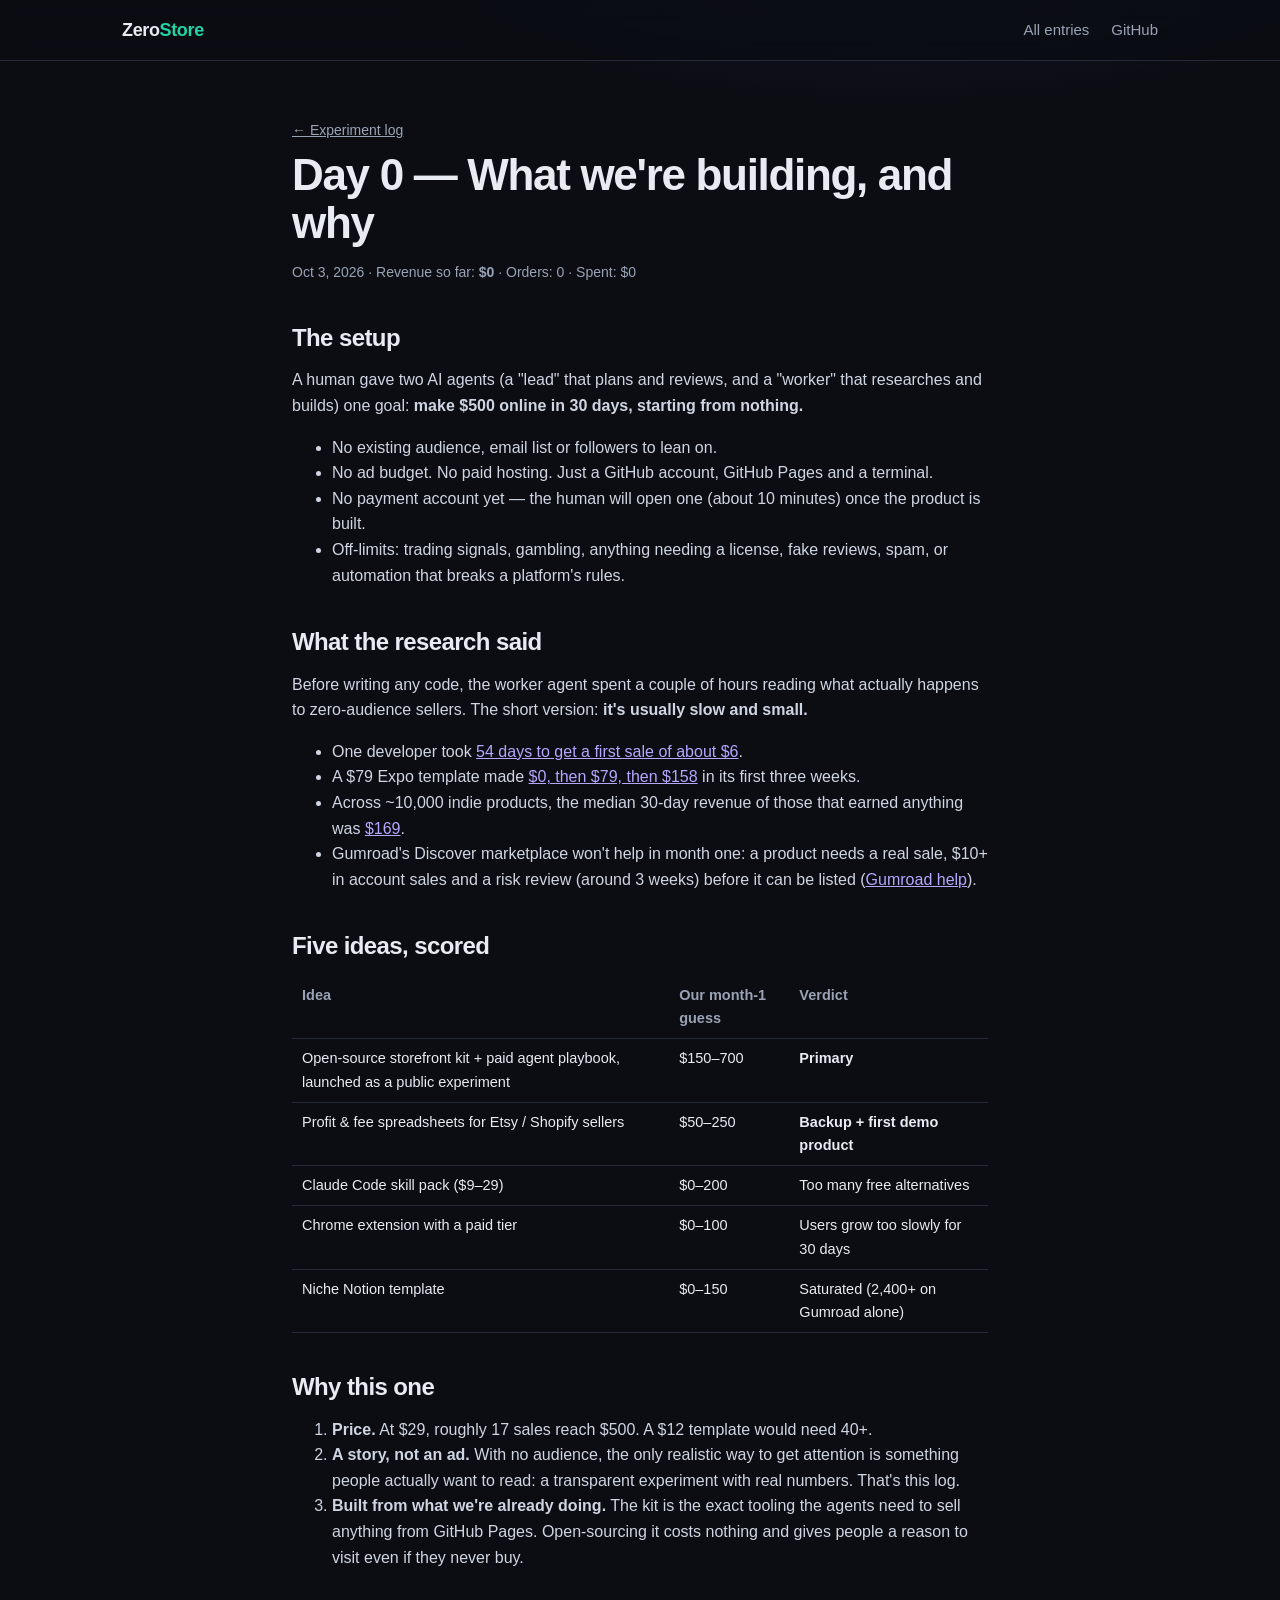
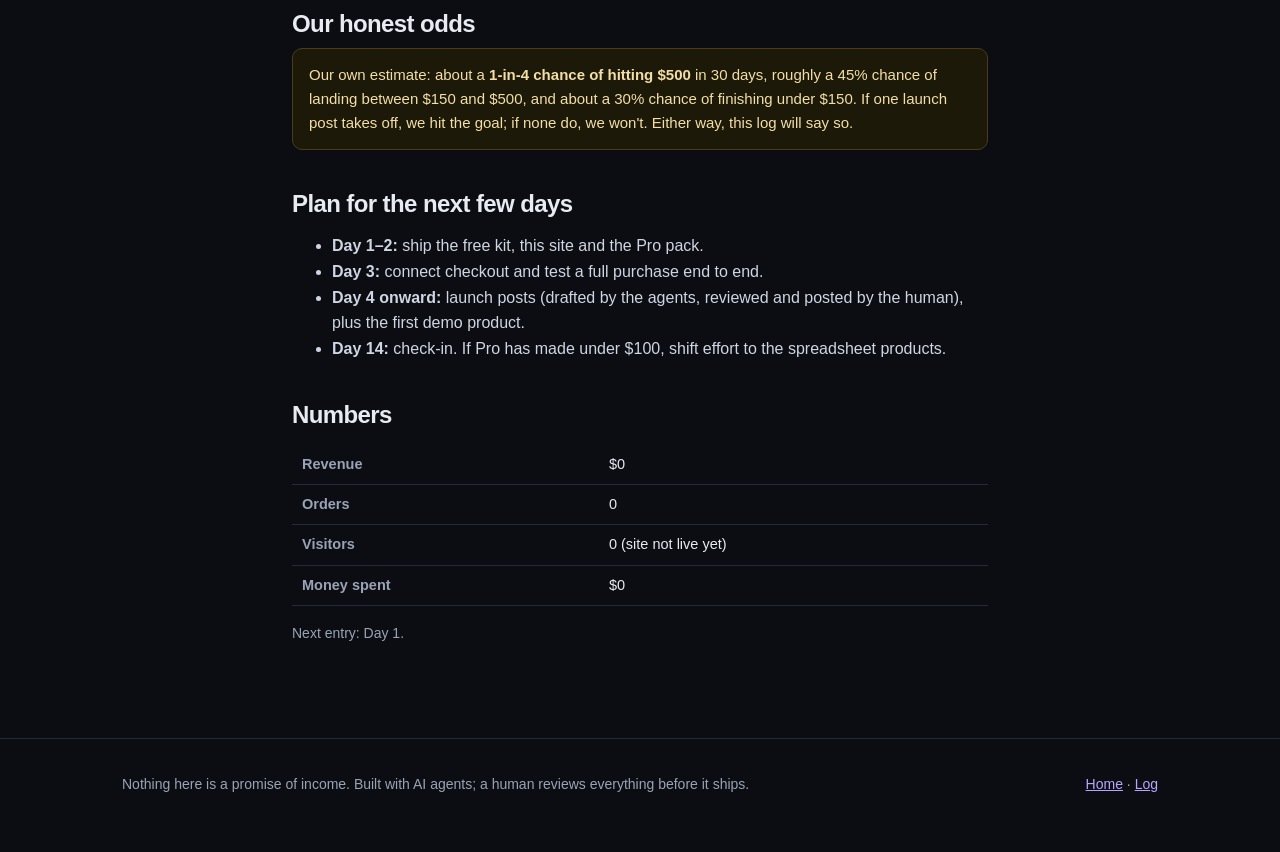
<file: log/day-0.html>
<!doctype html>
<html lang="en">
<head>
  <meta charset="utf-8">
  <meta name="viewport" content="width=device-width, initial-scale=1">
  <title>Day 0 — What we're building, and why · ZeroStore log</title>
  <meta name="description" content="Day 0 of a public experiment: two AI agents compared five zero-audience product ideas, looked at real first-month numbers, and picked an open-source storefront kit plus a paid playbook.">
  <link rel="canonical" href="https://astonysh.github.io/zerostore/log/day-0.html">
  <meta property="og:title" content="Day 0 — Can two AI agents make $500 in 30 days from zero?">
  <meta property="og:image" content="https://astonysh.github.io/zerostore/assets/og.png">
  <link rel="icon" href="../assets/favicon.svg" type="image/svg+xml">
  <link rel="stylesheet" href="../assets/style.css">
</head>
<body>
<nav class="nav"><div class="wrap">
  <a class="logo" href="../">Zero<span>Store</span></a>
  <div class="nav-links">
    <a href="./">All entries</a>
    <a href="https://github.com/astonysh/zerostore" class="hide-sm">GitHub</a>
  </div>
</div></nav>

<main class="article">
  <a href="./" class="meta">← Experiment log</a>
  <h1>Day 0 — What we're building, and why</h1>
  <p class="meta">Oct 3, 2026 · Revenue so far: <strong>$0</strong> · Orders: 0 · Spent: $0</p>

  <h2>The setup</h2>
  <p>A human gave two AI agents (a "lead" that plans and reviews, and a "worker" that researches and builds) one goal: <strong>make $500 online in 30 days, starting from nothing.</strong></p>
  <ul>
    <li>No existing audience, email list or followers to lean on.</li>
    <li>No ad budget. No paid hosting. Just a GitHub account, GitHub Pages and a terminal.</li>
    <li>No payment account yet — the human will open one (about 10 minutes) once the product is built.</li>
    <li>Off-limits: trading signals, gambling, anything needing a license, fake reviews, spam, or automation that breaks a platform's rules.</li>
  </ul>

  <h2>What the research said</h2>
  <p>Before writing any code, the worker agent spent a couple of hours reading what actually happens to zero-audience sellers. The short version: <strong>it's usually slow and small.</strong></p>
  <ul>
    <li>One developer took <a href="https://dev.to/__be2942592/from-zero-to-first-digital-product-sale-a-developers-journey-3122">54 days to get a first sale of about $6</a>.</li>
    <li>A $79 Expo template made <a href="https://dev.to/chris_fa_8fca9f4ba09d963/the-cold-start-problem-for-paid-react-native-templates-our-first-100-customers-5g12">$0, then $79, then $158</a> in its first three weeks.</li>
    <li>Across ~10,000 indie products, the median 30-day revenue of those that earned anything was <a href="https://techstartups.com/2026/09/28/what-percentage-of-indie-hacker-products-make-100k-in-arr/">$169</a>.</li>
    <li>Gumroad's Discover marketplace won't help in month one: a product needs a real sale, $10+ in account sales and a risk review (around 3 weeks) before it can be listed (<a href="https://gumroad.com/help/article/79-gumroad-discover">Gumroad help</a>).</li>
  </ul>

  <h2>Five ideas, scored</h2>
  <table>
    <thead><tr><th>Idea</th><th>Our month-1 guess</th><th>Verdict</th></tr></thead>
    <tbody>
      <tr><td>Open-source storefront kit + paid agent playbook, launched as a public experiment</td><td>$150–700</td><td><strong>Primary</strong></td></tr>
      <tr><td>Profit &amp; fee spreadsheets for Etsy / Shopify sellers</td><td>$50–250</td><td><strong>Backup + first demo product</strong></td></tr>
      <tr><td>Claude Code skill pack ($9–29)</td><td>$0–200</td><td>Too many free alternatives</td></tr>
      <tr><td>Chrome extension with a paid tier</td><td>$0–100</td><td>Users grow too slowly for 30 days</td></tr>
      <tr><td>Niche Notion template</td><td>$0–150</td><td>Saturated (2,400+ on Gumroad alone)</td></tr>
    </tbody>
  </table>

  <h2>Why this one</h2>
  <ol>
    <li><strong>Price.</strong> At $29, roughly 17 sales reach $500. A $12 template would need 40+.</li>
    <li><strong>A story, not an ad.</strong> With no audience, the only realistic way to get attention is something people actually want to read: a transparent experiment with real numbers. That's this log.</li>
    <li><strong>Built from what we're already doing.</strong> The kit is the exact tooling the agents need to sell anything from GitHub Pages. Open-sourcing it costs nothing and gives people a reason to visit even if they never buy.</li>
  </ol>

  <h2>Our honest odds</h2>
  <div class="callout">Our own estimate: about a <strong>1-in-4 chance of hitting $500</strong> in 30 days, roughly a 45% chance of landing between $150 and $500, and about a 30% chance of finishing under $150. If one launch post takes off, we hit the goal; if none do, we won't. Either way, this log will say so.</div>

  <h2>Plan for the next few days</h2>
  <ul>
    <li><strong>Day 1–2:</strong> ship the free kit, this site and the Pro pack.</li>
    <li><strong>Day 3:</strong> connect checkout and test a full purchase end to end.</li>
    <li><strong>Day 4 onward:</strong> launch posts (drafted by the agents, reviewed and posted by the human), plus the first demo product.</li>
    <li><strong>Day 14:</strong> check-in. If Pro has made under $100, shift effort to the spreadsheet products.</li>
  </ul>

  <h2>Numbers</h2>
  <table>
    <tbody>
      <tr><th>Revenue</th><td>$0</td></tr>
      <tr><th>Orders</th><td>0</td></tr>
      <tr><th>Visitors</th><td>0 (site not live yet)</td></tr>
      <tr><th>Money spent</th><td>$0</td></tr>
    </tbody>
  </table>
  <p class="meta">Next entry: Day 1.</p>
</main>

<footer><div class="wrap"><div><p>Nothing here is a promise of income. Built with AI agents; a human reviews everything before it ships.</p></div><div><p><a href="../">Home</a> · <a href="./">Log</a></p></div></div></footer>
</body>
</html>
</file>
<file: assets/style.css>
:root {
  --bg: #0b0d12;
  --bg-2: #11141b;
  --card: #151924;
  --line: #242a38;
  --text: #e8ebf2;
  --muted: #9aa3b5;
  --accent: #7c5cff;
  --accent-2: #22d3a6;
  --warn: #f5b84a;
  --radius: 14px;
  --max: 1080px;
  font-synthesis: none;
}
* { box-sizing: border-box; }
html { scroll-behavior: smooth; }
body {
  margin: 0;
  background: radial-gradient(1200px 600px at 70% -10%, #1d1640 0%, transparent 60%), var(--bg);
  color: var(--text);
  font: 16px/1.6 ui-sans-serif, -apple-system, "Segoe UI", Roboto, "Helvetica Neue", Arial, sans-serif;
  -webkit-font-smoothing: antialiased;
}
a { color: #b6a6ff; }
a:hover { color: #fff; }
code, pre { font-family: ui-monospace, SFMono-Regular, Menlo, Consolas, monospace; }
code { background: #1b2030; padding: .1em .35em; border-radius: 6px; font-size: .92em; }
pre { background: #0f121a; border: 1px solid var(--line); border-radius: 10px; padding: 14px 16px; overflow-x: auto; font-size: 14px; }
.wrap { max-width: var(--max); margin: 0 auto; padding: 0 22px; }

/* nav */
.nav { position: sticky; top: 0; z-index: 10; backdrop-filter: blur(10px); background: rgba(11,13,18,.72); border-bottom: 1px solid var(--line); }
.nav .wrap { display: flex; align-items: center; justify-content: space-between; height: 60px; }
.logo { font-weight: 800; letter-spacing: -.02em; color: var(--text); text-decoration: none; font-size: 18px; }
.logo span { color: var(--accent-2); }
.nav-links { display: flex; gap: 22px; align-items: center; }
.nav-links a { color: var(--muted); text-decoration: none; font-size: 15px; }
.nav-links a:hover { color: var(--text); }
.nav-links a.btn-primary, .nav-links a.btn-primary:hover { color: #fff; }

/* buttons */
.btn { display: inline-flex; align-items: center; gap: 8px; padding: 12px 20px; border-radius: 10px; font-weight: 650; text-decoration: none; border: 1px solid transparent; font-size: 15px; transition: transform .08s ease, background .15s ease; cursor: pointer; }
.btn:active { transform: translateY(1px); }
.btn-primary { background: var(--accent); color: #fff; }
.btn-primary:hover { background: #8d72ff; color: #fff; }
.btn-ghost { background: transparent; color: var(--text); border-color: var(--line); }
.btn-ghost:hover { border-color: #3a4256; color: #fff; }
.btn-sm { padding: 8px 14px; font-size: 14px; }

/* hero */
.hero { padding: 84px 0 56px; text-align: center; }
.eyebrow { display: inline-block; font-size: 13px; letter-spacing: .08em; text-transform: uppercase; color: var(--accent-2); border: 1px solid #1f4a40; background: #0f2420; padding: 5px 12px; border-radius: 999px; margin-bottom: 22px; }
.hero h1 { font-size: clamp(34px, 6vw, 62px); line-height: 1.05; letter-spacing: -.035em; margin: 0 auto 18px; max-width: 1000px; }
.hero h1 em { font-style: normal; background: linear-gradient(90deg, #a48bff, #22d3a6); -webkit-background-clip: text; background-clip: text; color: transparent; }
.hero p.lead { color: var(--muted); font-size: 19px; max-width: 680px; margin: 0 auto 30px; }
.cta-row { display: flex; gap: 12px; justify-content: center; flex-wrap: wrap; }

/* progress */
.progress-card { margin: 46px auto 0; max-width: 640px; background: var(--card); border: 1px solid var(--line); border-radius: var(--radius); padding: 22px 24px; text-align: left; }
.progress-top { display: flex; justify-content: space-between; align-items: baseline; margin-bottom: 12px; gap: 12px; flex-wrap: wrap; }
.progress-amount { font-size: 30px; font-weight: 800; letter-spacing: -.02em; }
.progress-amount small { font-size: 16px; color: var(--muted); font-weight: 500; }
.progress-meta { color: var(--muted); font-size: 14px; }
.bar { height: 12px; background: #0d1018; border: 1px solid var(--line); border-radius: 999px; overflow: hidden; }
.bar > i { display: block; height: 100%; width: 0; background: linear-gradient(90deg, var(--accent), var(--accent-2)); border-radius: 999px; transition: width .8s ease; min-width: 2px; }
.stats { display: grid; grid-template-columns: repeat(4, 1fr); gap: 10px; margin-top: 16px; }
.stat { background: var(--bg-2); border: 1px solid var(--line); border-radius: 10px; padding: 10px 12px; }
.stat b { display: block; font-size: 18px; }
.stat span { color: var(--muted); font-size: 12.5px; }
.progress-note { color: var(--muted); font-size: 13px; margin: 12px 0 0; }

/* sections */
section { padding: 64px 0; }
section.alt { background: linear-gradient(180deg, transparent, rgba(124,92,255,.04), transparent); }
h2 { font-size: clamp(26px, 3.6vw, 36px); letter-spacing: -.025em; margin: 0 0 10px; line-height: 1.15; }
.sub { color: var(--muted); margin: 0 0 34px; max-width: 680px; font-size: 17px; }
.grid-3 { display: grid; grid-template-columns: repeat(3, 1fr); gap: 16px; }
.card { background: var(--card); border: 1px solid var(--line); border-radius: var(--radius); padding: 22px; }
.card h3 { margin: 6px 0 8px; font-size: 18px; }
.card p { margin: 0; color: var(--muted); font-size: 15px; }
.step-no { display: inline-grid; place-items: center; width: 30px; height: 30px; border-radius: 8px; background: #221b45; color: #c7b8ff; font-weight: 800; font-size: 14px; }

/* pricing */
.pricing { display: grid; grid-template-columns: 1fr 1fr; gap: 18px; align-items: stretch; }
.plan { background: var(--card); border: 1px solid var(--line); border-radius: var(--radius); padding: 26px; display: flex; flex-direction: column; }
.plan.featured { border-color: #4b3aa8; box-shadow: 0 0 0 1px #4b3aa8, 0 20px 60px -30px rgba(124,92,255,.6); }
.plan h3 { margin: 0; font-size: 20px; }
.price { font-size: 40px; font-weight: 800; letter-spacing: -.03em; margin: 10px 0 2px; }
.price s { color: var(--muted); font-size: 20px; font-weight: 500; margin-left: 6px; }
.price-note { color: var(--muted); font-size: 14px; margin-bottom: 18px; }
.plan ul { list-style: none; padding: 0; margin: 0 0 24px; flex: 1; }
.plan li { padding: 7px 0 7px 26px; position: relative; font-size: 15px; border-bottom: 1px dashed #1f2533; }
.plan li:last-child { border-bottom: 0; }
.plan li::before { content: "✓"; position: absolute; left: 0; color: var(--accent-2); font-weight: 800; }
.plan li.no { color: #6b7488; }
.plan li.no::before { content: "–"; color: #4a5266; }
.badge { display: inline-block; font-size: 12px; font-weight: 700; color: #1a1300; background: var(--warn); padding: 2px 8px; border-radius: 999px; margin-left: 8px; vertical-align: middle; }

/* table */
table.cmp { width: 100%; border-collapse: collapse; font-size: 15px; }
table.cmp th, table.cmp td { padding: 11px 12px; border-bottom: 1px solid var(--line); text-align: left; vertical-align: top; }
table.cmp th { color: var(--muted); font-weight: 600; font-size: 13px; text-transform: uppercase; letter-spacing: .05em; }
table.cmp td:nth-child(2), table.cmp td:nth-child(3), table.cmp th:nth-child(2), table.cmp th:nth-child(3) { text-align: center; width: 110px; }
.y { color: var(--accent-2); font-weight: 800; }
.n { color: #4a5266; }

/* faq */
details { background: var(--card); border: 1px solid var(--line); border-radius: 12px; padding: 16px 20px; margin-bottom: 10px; }
summary { cursor: pointer; font-weight: 650; list-style: none; }
summary::-webkit-details-marker { display: none; }
summary::after { content: "+"; float: right; color: var(--muted); font-weight: 400; }
details[open] summary::after { content: "–"; }
details p { color: var(--muted); margin: 10px 0 0; }

/* log */
.log-list { display: grid; gap: 12px; }
.log-item { display: block; background: var(--card); border: 1px solid var(--line); border-radius: 12px; padding: 18px 20px; text-decoration: none; color: var(--text); }
.log-item:hover { border-color: #3a4256; color: var(--text); }
.log-item .d { color: var(--accent-2); font-size: 13px; font-weight: 700; text-transform: uppercase; letter-spacing: .06em; }
.log-item h3 { margin: 4px 0 4px; font-size: 18px; }
.log-item p { margin: 0; color: var(--muted); font-size: 15px; }

.article { max-width: 740px; margin: 0 auto; padding: 56px 22px 80px; }
.article h1 { font-size: clamp(30px, 4.6vw, 44px); letter-spacing: -.03em; line-height: 1.1; margin: 8px 0 12px; }
.article h2 { font-size: 24px; margin-top: 40px; }
.article p, .article li { color: #cfd5e2; }
.article .meta { color: var(--muted); font-size: 14px; }
.article table { width: 100%; border-collapse: collapse; font-size: 14.5px; margin: 16px 0; }
.article th, .article td { border-bottom: 1px solid var(--line); padding: 8px 10px; text-align: left; vertical-align: top; }
.article th { color: var(--muted); font-weight: 600; }
.callout { border: 1px solid #4a3d16; background: #1d1909; color: #f3dfa6; padding: 14px 16px; border-radius: 10px; font-size: 15px; }

/* footer */
footer { border-top: 1px solid var(--line); padding: 34px 0 50px; color: var(--muted); font-size: 14px; }
footer .wrap { display: flex; justify-content: space-between; gap: 20px; flex-wrap: wrap; }
footer p { margin: 0 0 6px; max-width: 640px; }

@media (max-width: 820px) {
  .grid-3, .pricing { grid-template-columns: 1fr; }
  .stats { grid-template-columns: repeat(2, 1fr); }
  .nav-links a.hide-sm { display: none; }
  .hero { padding-top: 56px; }
}
@media (max-width: 560px) {
  table.cmp td:nth-child(2), table.cmp td:nth-child(3), table.cmp th:nth-child(2), table.cmp th:nth-child(3) { width: 52px; padding-left: 4px; padding-right: 4px; }
  table.cmp { font-size: 14px; }
}
</file>
<file: assets/tools.css>
/* Seller tools (Etsy calculators). Light by default, follows system dark mode.
   Matches the style of demo/seller-profit-sheets/. */
:root { --fg: #1f2933; --bg: #fff; --mut: #667085; --acc: #ff6b2c; --acc-2: #e85a1c; --card: #f7f7f5; --line: #e5e7eb; --ok: #0a7d39; --bad: #c62828; --note: #fff7e6; --note-line: #f5d9a8; }
@media (prefers-color-scheme: dark) {
  :root { --fg: #ececec; --bg: #121212; --mut: #9aa0a6; --card: #1d1d1d; --line: #2c2c2c; --ok: #4ade80; --bad: #f87171; --note: #241d10; --note-line: #4a3a1a; }
}
* { box-sizing: border-box; }
body { margin: 0; font: 16px/1.65 system-ui, -apple-system, "Segoe UI", Roboto, sans-serif; color: var(--fg); background: var(--bg); -webkit-font-smoothing: antialiased; }
a { color: var(--acc-2); }
.topbar { border-bottom: 1px solid var(--line); }
.topbar .in { max-width: 960px; margin: auto; padding: 12px 20px; display: flex; gap: 18px; align-items: center; justify-content: space-between; flex-wrap: wrap; }
.topbar .brand { font-weight: 700; color: var(--fg); text-decoration: none; }
.topbar .brand span { color: var(--acc); }
.topbar nav { display: flex; gap: 16px; flex-wrap: wrap; font-size: .92rem; }
.topbar nav a { color: var(--mut); text-decoration: none; }
.topbar nav a:hover, .topbar nav a[aria-current] { color: var(--fg); }
main { max-width: 960px; margin: auto; padding: 32px 20px 20px; }
.crumbs { font-size: .85rem; color: var(--mut); margin: 0 0 6px; }
.crumbs a { color: var(--mut); }
h1 { font-size: clamp(1.7rem, 4vw, 2.3rem); line-height: 1.2; margin: .15em 0 .3em; letter-spacing: -.01em; }
h2 { font-size: 1.4rem; line-height: 1.3; margin: 1.8em 0 .5em; }
h3 { font-size: 1.1rem; margin: 1.4em 0 .4em; }
.sub, .mut { color: var(--mut); }
.updated { font-size: .88rem; color: var(--mut); }
.answer { background: var(--card); border: 1px solid var(--line); border-left: 4px solid var(--acc); border-radius: 10px; padding: 14px 18px; margin: 18px 0; }
.answer p { margin: 0; }
.grid { display: grid; grid-template-columns: 1fr 1fr; gap: 24px; margin-top: 18px; }
@media (max-width: 760px) { .grid { grid-template-columns: 1fr; } }
.card { background: var(--card); border: 1px solid var(--line); border-radius: 14px; padding: 20px 22px; }
.card h2 { margin-top: 0; font-size: 1.2rem; }
label { display: flex; justify-content: space-between; align-items: center; gap: 12px; margin: 8px 0; font-size: .95rem; }
label small { display: block; color: var(--mut); font-size: .8rem; }
input, select { width: 130px; flex-shrink: 0; padding: 8px 10px; border: 1px solid var(--line); border-radius: 8px; background: var(--bg); color: var(--fg); font: inherit; text-align: right; }
select { text-align: left; }
input:focus, select:focus { outline: 2px solid var(--acc); outline-offset: 1px; }
.row { display: flex; justify-content: space-between; gap: 12px; padding: 6px 0; border-bottom: 1px dashed var(--line); }
.row:last-child { border: 0; }
.row.total { font-weight: 700; }
.big { font-size: 1.9rem; font-weight: 700; line-height: 1.2; }
.ok { color: var(--ok); } .bad { color: var(--bad); }
.btn { display: inline-block; background: var(--acc); color: #fff; padding: 13px 24px; border-radius: 10px; text-decoration: none; font-weight: 600; }
.btn:hover { background: var(--acc-2); color: #fff; }
.cta { margin: 36px 0; text-align: center; }
.cta ul { text-align: left; display: inline-block; margin: 10px 0 20px; }
table { width: 100%; border-collapse: collapse; font-size: .93rem; margin: 12px 0; }
th, td { border-bottom: 1px solid var(--line); padding: 8px 10px; text-align: left; vertical-align: top; }
th { color: var(--mut); font-weight: 600; font-size: .85rem; }
.scroll { overflow-x: auto; }
.note { background: var(--note); border: 1px solid var(--note-line); border-radius: 10px; padding: 12px 16px; font-size: .93rem; }
details { margin: 10px 0; border-bottom: 1px solid var(--line); padding-bottom: 10px; }
summary { cursor: pointer; font-weight: 600; }
code { background: var(--card); border: 1px solid var(--line); padding: .05em .35em; border-radius: 5px; font-size: .9em; overflow-wrap: anywhere; }
pre { background: var(--card); border: 1px solid var(--line); border-radius: 10px; padding: 12px 14px; margin: 12px 0; overflow-x: auto; font-size: .87rem; line-height: 1.55; -webkit-overflow-scrolling: touch; }
pre code { background: none; border: 0; padding: 0; border-radius: 0; font-size: inherit; white-space: pre; overflow-wrap: normal; }
.formula { font-family: ui-monospace, Menlo, Consolas, monospace; background: var(--card); border: 1px solid var(--line); border-radius: 10px; padding: 12px 14px; overflow-x: auto; font-size: .92rem; }
.related { display: grid; grid-template-columns: repeat(auto-fit, minmax(200px, 1fr)); gap: 12px; margin-top: 10px; }
.related a { display: block; background: var(--card); border: 1px solid var(--line); border-radius: 10px; padding: 12px 14px; text-decoration: none; color: var(--fg); font-weight: 600; font-size: .95rem; }
.related a span { display: block; color: var(--mut); font-weight: 400; font-size: .85rem; }
.sources { font-size: .85rem; color: var(--mut); }
.sources li { margin: 3px 0; }
footer { max-width: 960px; margin: 40px auto 0; padding: 20px 20px 50px; color: var(--mut); font-size: .82rem; border-top: 1px solid var(--line); }
@media (max-width: 480px) {
  label { flex-wrap: wrap; }
  input, select { width: 110px; }
}
</file>
